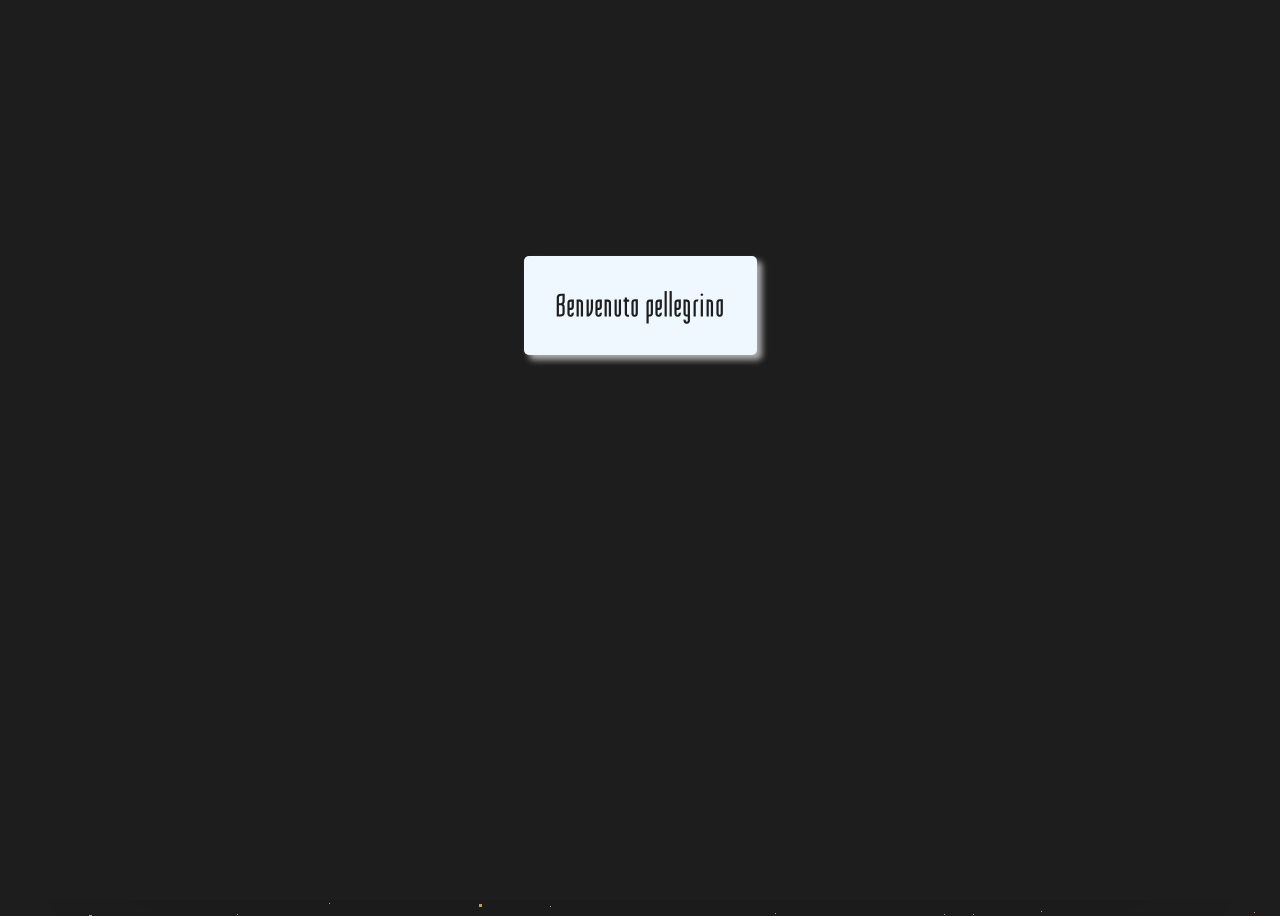
<file: index.html>
<!DOCTYPE html>
<html lang="en">
<head>
    <meta charset="UTF-8">
    <meta http-equiv="X-UA-Compatible" content="IE=edge">
    <meta name="viewport" content="width=device-width, initial-scale=1.0">
    <link rel="icon" type="image/x-icon" href="./img/ico.ico">
    <link rel="stylesheet" href="styles/style.css">
    <title>Mellon</title>
</head>
<body>

  <div id="welcome" class="welcome">
    <div>
      <h2 onclick="disappear()">Benvenuto pellegrino</h2>
    </div>
  </div>

  <div class="bg-animation">
    <div id="stars"></div>
    <div id="stars2"></div>
    <div id="stars3"></div>
    <div id="stars4"></div>
  </div>

    <div class="cover">
        <div class="book">
        <label for="page-1"  class="book__page book__page--1" onclick="sound()">
          <img src="./img/img.png" alt="">
        </label>
        
        <label for="page-2" class="book__page book__page--4" onclick="sound()">
          <div class="page__content">
            <h1 class="page__content-title">Prologo - Parte I</h1>
            <div class="page__content-text">
              <p class="page__content-text">
                Lorem ipsum dolor sit amet, consectetur adipiscing elit, sed do eiusmod tempor incididunt ut labore et dolore magna aliqua. Ut enim ad minim veniam, quis nostrud exercitation ullamco laboris nisi ut aliquip ex ea commodo consequat. Duis aute irure dolor in reprehenderit in voluptate velit esse cillum dolore eu fugiat nulla pariatur. Excepteur sint occaecat cupidatat non proident, sunt in culpa qui officia deserunt mollit anim id est laborum.                HARI SELDON — . . . born in the 11,988th year of the Galactic Era; died 12,069. The dates are more commonly given in terms of the current Foundational Era as -79 to the year 1 F.E. Born to middle-class parents on Helicon, Arcturus sector (where his father, in a legend of doubtful authenticity, was a tobacco grower in the hydroponic plants of the planet), he early showed amazing ability in mathematics. Anecdotes concerning his ability are innumerable, and some are contradictory. At the age of two, he is said to have. . . 
              </p>
            </div>
            <div class="page__content-text">
              <p>
                Lorem ipsum dolor sit amet, consectetur adipiscing elit, sed do eiusmod tempor incididunt ut labore et dolore magna aliqua. Ut enim ad minim veniam, quis nostrud exercitation ullamco laboris nisi ut aliquip ex ea commodo consequat. Duis aute irure dolor in reprehenderit in voluptate velit esse cillum dolore eu fugiat nulla pariatur. Excepteur sint occaecat cupidatat non proident, sunt in culpa qui officia deserunt mollit anim id est laborum.
              </p>
              <h3 class="continue"><a href="./pages/fin.html">CONTINUA...</a></h2>
            </div>
            <div class="page__number">3</div>
          </div>
        </label>
        
        <!-- Resets the page -->
        <input type="radio" name="page" id="page-1"/>
          
        <!-- Goes to the second page -->
        <input type="radio" name="page" id="page-2" />
        <label class="book__page book__page--2">
          <div class="book__page-front">
            <div class="page__content">
              <h1 class="page__content-book-title">Il Guardiano delle Rune</h1>
              <h2 class="page__content-author">Magnaroc's Chronicles</h2>
              
              <p class="page__content-credits">
                Introduzione di 
                <span>Dedalo XIII</span>
              </p>
              
              <p class="page__content-credits">
                Illustrazione di 
                <span>Dall E.</span>
              </p>
              
              <div class="page__content-copyright">
                <p>Einaudi Editore</p>
                <p>Roma - MMXII</p>
              </div>
            </div>
          </div>
          <div class="book__page-back">
            <div class="page__content">
              <h1 class="page__content-title" style="margin-bottom: 10px;">Prologo - Parte I</h1>
              <h2 class="page__content-title" style="margin: 0px;">Lo Spettro di vetro</h2>
              <div class="page__content-table">
                <img src="./img/spettro.png" class="second-image">
              </div>
              <div class="page__number">2</div>
            </div>
          </div>
        </label>

      </div>
    </div>
    <script src="./js/index.js"></script>
</body>
</html>
</file>
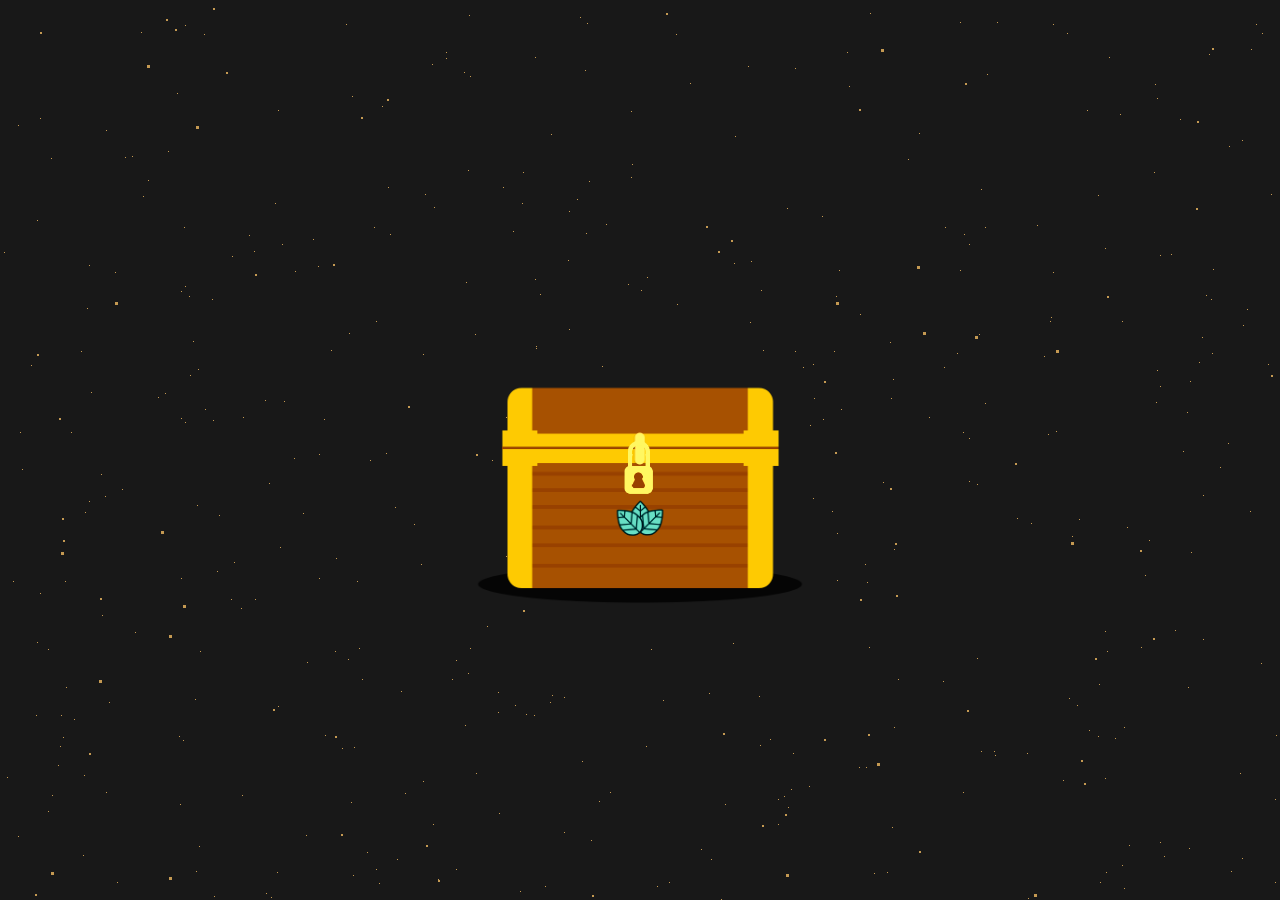
<file: pages/fin.html>
<!DOCTYPE html>
<html lang="en">
<head>
    <meta charset="UTF-8">
    <meta http-equiv="X-UA-Compatible" content="IE=edge">
    <meta name="viewport" content="width=device-width, initial-scale=1.0">
    <link rel="icon" type="image/x-icon" href="../img/ico.ico">
    <link rel="stylesheet" href="../styles/fin.css">
    <title>Mellon</title></head>
<body>
    <div id="white" class="whiteUncover">&nbsp;</div>

    <div class="bg-animation">
        <div id="stars"></div>
        <div id="stars2"></div>
        <div id="stars3"></div>
        <div id="stars4"></div>
    </div>

    <a href="./second-page.html"><img class="leaf" src="../img/leaf-of-lorien.png"></a>
    <img class="lock" src="../img/lock.png" onclick="unLock()">
    <img class="chest chest-open" src="../img/chest-open.png">
    <img class="chest chest-close" src="../img/chest-close.png">

    <script src="../js/index.js"></script>
</body>
</html>
</file>
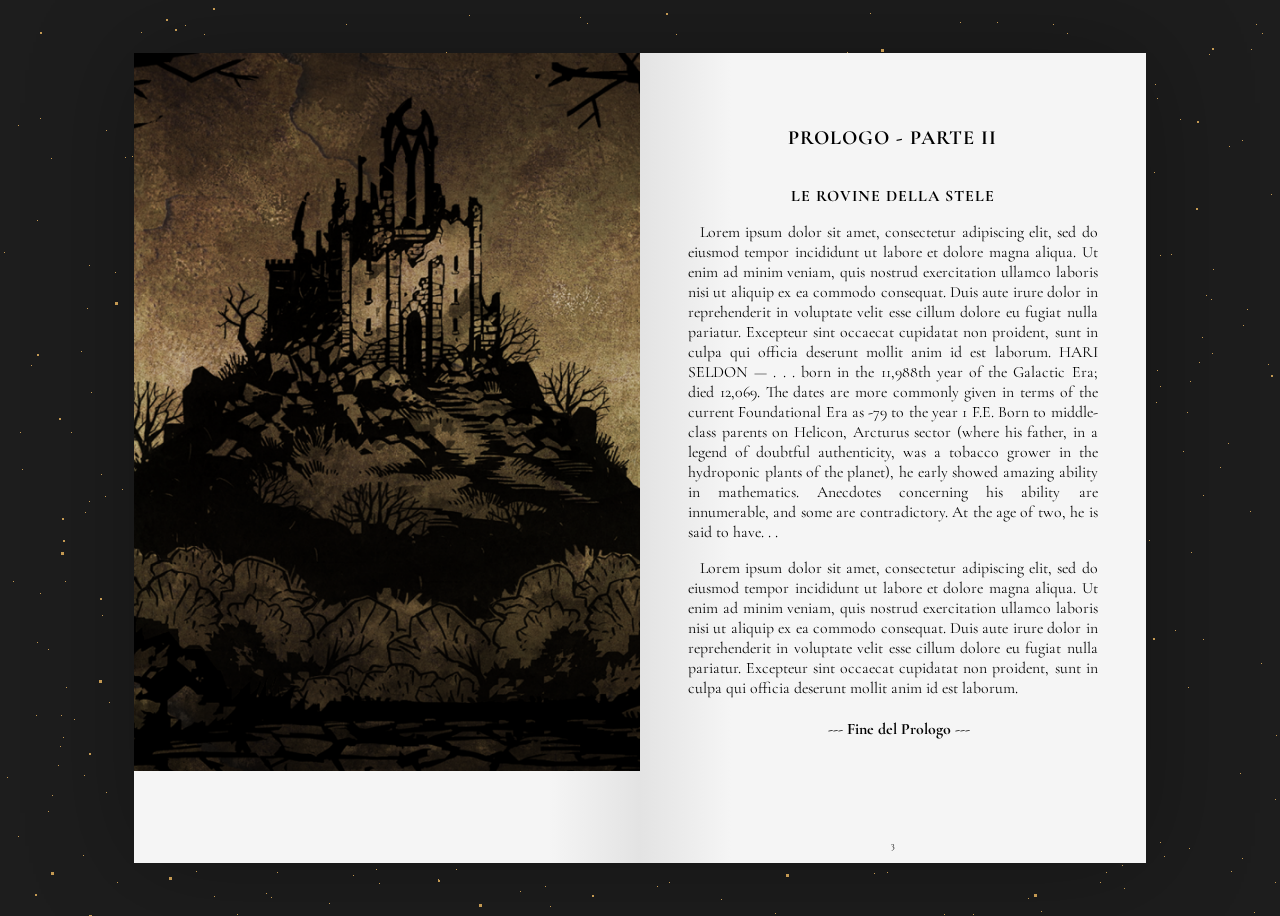
<file: pages/second-page.html>
<!DOCTYPE html>
<html lang="en">
<head>
    <meta charset="UTF-8">
    <meta http-equiv="X-UA-Compatible" content="IE=edge">
    <meta name="viewport" content="width=device-width, initial-scale=1.0">
    <link rel="icon" type="image/x-icon" href="../img/ico.ico">
    <link rel="stylesheet" href="../styles/style.css">
    <title>Mellon</title>
</head>
<body>
  <div class="bg-animation">
    <div id="stars"></div>
    <div id="stars2"></div>
    <div id="stars3"></div>
    <div id="stars4"></div>
  </div>

    <div class="cover">
        <div class="book">
        <label for="page-1"  class="book__page book__page--1" onclick="sound()">
          <img src="../img/img2.png" alt="">
        </label>
        
        <label for="page-2" class="book__page book__page--4" onclick="sound()">
          <div class="page__content">
            <h1 class="page__content-title">Prologo - Parte II</h1>
            <h2 class="page__content-title" style="padding:0px; margin: 0px; font-size: 1rem;">Le rovine della Stele</h2>
            <div class="page__content-text">
              <p class="page__content-text">
                Lorem ipsum dolor sit amet, consectetur adipiscing elit, sed do eiusmod tempor incididunt ut labore et dolore magna aliqua. Ut enim ad minim veniam, quis nostrud exercitation ullamco laboris nisi ut aliquip ex ea commodo consequat. Duis aute irure dolor in reprehenderit in voluptate velit esse cillum dolore eu fugiat nulla pariatur. Excepteur sint occaecat cupidatat non proident, sunt in culpa qui officia deserunt mollit anim id est laborum.                HARI SELDON — . . . born in the 11,988th year of the Galactic Era; died 12,069. The dates are more commonly given in terms of the current Foundational Era as -79 to the year 1 F.E. Born to middle-class parents on Helicon, Arcturus sector (where his father, in a legend of doubtful authenticity, was a tobacco grower in the hydroponic plants of the planet), he early showed amazing ability in mathematics. Anecdotes concerning his ability are innumerable, and some are contradictory. At the age of two, he is said to have. . . 
              </p>
            </div>
            <div class="page__content-text">
              <p>
                Lorem ipsum dolor sit amet, consectetur adipiscing elit, sed do eiusmod tempor incididunt ut labore et dolore magna aliqua. Ut enim ad minim veniam, quis nostrud exercitation ullamco laboris nisi ut aliquip ex ea commodo consequat. Duis aute irure dolor in reprehenderit in voluptate velit esse cillum dolore eu fugiat nulla pariatur. Excepteur sint occaecat cupidatat non proident, sunt in culpa qui officia deserunt mollit anim id est laborum.
              </p>

              <h4 style="text-align: center;">--- Fine del Prologo ---</h4>
            </div>
            <div class="page__number">3</div>
          </div>
        </label>
        
        <!-- Resets the page -->
        <input type="radio" name="page" id="page-1"/>
          
        <!-- Goes to the second page -->
        <input type="radio" name="page" id="page-2" />
        <!-- <label class="book__page book__page--2">
          <div class="book__page-front">
            <div class="page__content">
              <h1 class="page__content-book-title">Il Guerriero delle Rune</h1>
              <h2 class="page__content-author">Magnaroc's Chronicles</h2>
              
              <p class="page__content-credits">
                Introduzione di 
                <span>Dedalo XIII</span>
              </p>
              
              <p class="page__content-credits">
                Illustrazione di 
                <span>Dall E.</span>
              </p>
              
              <div class="page__content-copyright">
                <p>Einaudi Editore</p>
                <p>Roma - MMXII</p>
              </div>
            </div>
          </div>
          <div class="book__page-back">
            <div class="page__content">
              <h1 class="page__content-title" style="margin-bottom: 10px;">Capitolo I</h1>
              <h2 class="page__content-title" style="margin: 0px;">Lo Spettro di vetro</h2>
              <div class="page__content-table">
                <img src="../img/chest-draw.png" class="second-image">
              </div>
              <div class="page__number">2</div>
            </div>
          </div>
        </label> -->

      </div>
    </div>
    <script src="../js/index.js"></script>
</body>
</html>
</file>
<file: styles/style.css>
@import url("https://fonts.googleapis.com/css?family=Cormorant+Garamond:300,400,600|Tulpen+One&display=swap");

@media only screen and (max-width: 500px) {
  .welcome {
    position: fixed;
    top: 0;
    left: 0;
    width: 100%;
    height: 100%;
    z-index: 2;
    background-color: #1d1d1d;
  }
  
  .welcome div {
    display: flex;
    justify-content: center;
    cursor: pointer;
  }
  
  .welcome div:hover {
    filter: drop-shadow(5px 5px 3px #ADADAD);
  }
  
  .welcome h2 {
    background-color: aliceblue;
    border-radius: 5px;
    color: #1d1d1d;
    margin-top: 100%;
    padding: 2rem;
    font-family: "Tulpen One", sans-serif;
    letter-spacing: 2px;
    font-size: 2rem;
    font-weight: 900 !important;
  }
}

@media only screen and (min-width: 1200px) {
  .welcome {
    position: fixed;
    top: 0;
    left: 0;
    width: 100%;
    height: 100%;
    z-index: 2;
    background-color: #1d1d1d;
  }
  
  .welcome div {
    display: flex;
    justify-content: center;
    cursor: pointer;
  }
  
  .welcome div:hover {
    filter: drop-shadow(5px 5px 3px #ADADAD);
  }
  
  .welcome h2 {
    background-color: aliceblue;
    border-radius: 5px;
    color: #1d1d1d;
    margin-top: 20%;
    padding: 2rem;
    font-family: "Tulpen One", sans-serif;
    letter-spacing: 2px;
    font-size: 2rem;
    font-weight: 900 !important;
  }
}

.welcomeDisappear {
  opacity: 0;
  animation: disap 3s linear;
}

@keyframes disap {
  0%{
    opacity: 1;
  }
  100%{
    opacity: 0;
  }
}

.continue {
  text-align: right;
  -webkit-animation: pulse 2s infinite;
          animation: pulse 2s infinite;
}

@-webkit-keyframes pulse {
  0% {
    padding-right: 0.4rem;
    color: 0 0 0 0 rgba(82, 171, 255, 0.7);
  }
  70% {
    padding-right: 1rem;
    color: 0 0 0 10px rgba(255, 82, 82, 0);
  }
  100% {
    padding-right: 0.4rem;
    color: 0 0 0 0 rgba(82, 171, 255, 0.7);
  }
}

@keyframes pulse {
  0% {
    padding-right: 0.4rem;
    color: 0 0 0 0 rgba(82, 171, 255, 0.7);
  }
  70% {
    padding-right: 1rem;
    color: 0 0 0 10px rgba(255, 82, 82, 0);
  }
  100% {
    padding-right: 0.4rem;
    color: 0 0 0 0 rgba(82, 171, 255, 0.7);
  }
}

.continue:hover {
  color: 0 0 0 0 rgba(82, 171, 255, 0.7);
}

.continue a:visited,
.continue a:link,
.continue a:active {
  color: #1d1d1d;
  text-decoration: none;
}

.continue a:hover {
  color: 0 0 0 0 rgba(82, 171, 255, 0.7);
}

:root {
  /* colors */
  --body-bg: #1d1d1d;
  --page-bg: #F5F5F5;
  --dark-text: #2A2935;
  /* spacing */
  /* this is what defines the global scale */
  --baseline: 12px;
  /* fonts */
  --book-title: "Tulpen One", sans-serif;
  --title: "Cormorant Garamond", serif;
  --body: "Cormorant Garamond", serif;
  --base-size: var(--baseline) * 1.2;
}

* {
  box-sizing: border-box;
}

body {
  background-color: var(--body-bg);
  height: 100vh;
  display: flex;
  flex-direction: column;
  align-items: center;
  justify-content: center;
}

.cover {
  width: calc(var(--baseline) * 60);
  height: calc(var(--baseline) * 42.6);
  box-shadow: 0 0 100px rgba(0, 0, 0, 0.3);
}

@media only screen and (min-width: 1200px) {
  .book__page .page__content-text {
    font-family: var(--title);
    font-size: calc(var(--base-size) * 1.1);
    text-align: justify;
    text-indent: var(--baseline);
  }
  .cover {
    width: 80%;
    height: 90%;
  }
  .book {
    width: 100%;
    height: 100%;
    display: flex;
    perspective: 1200px;
  }
  .second-image {
    width: 400px;
  }
}

@media only screen and (max-width: 500px) {
  .book__page .page__content-text {
    font-family: var(--title);
    font-size: calc(var(--base-size) * 0.70);
    text-align: justify;
    text-indent: var(--baseline);
  }
  body {
    overflow: scroll;
  }
  .cover {
    transform: rotateZ(90deg);
  }
  .book {
    width: 100%;
    height: 100%;
    display: flex;
    perspective: 1200px;
  }
  .second-image {
    width: 200px;
  }
}

.book__page {
  position: relative;
  width: 50%;
  height: 100%;
  display: grid;
  transform: rotateY(0deg);
  transition: transform 0.9s cubic-bezier(0.645, 0.045, 0.355, 1);
  transform-origin: 0% 0%;
  background-color: var(--page-bg);
  background-image: linear-gradient(90deg, rgb(227, 227, 227) 0%, rgba(247, 247, 247, 0) 18%);
}
.book__page:nth-of-type(1) {
  background-image: linear-gradient(-90deg, rgb(227, 227, 227) 0%, rgba(247, 247, 247, 0) 18%);
}
.book__page--1 {
  cursor: pointer;
  overflow: hidden;
}
.book__page--1 img {
  width: 100%;
  max-width: 100%;
  height: auto;
}
.book__page--2 {
  position: absolute;
  right: 0;
  pointer-events: none;
  transform-style: preserve-3d;
  background-color: var(--page-bg);
  background-image: linear-gradient(90deg, rgb(227, 227, 227) 0%, rgba(247, 247, 247, 0) 18%);
}
.book__page--4 {
  cursor: pointer;
  padding: 0 calc(var(--baseline) * 3);
}
.book__page-front {
  position: absolute;
  width: 100%;
  height: 100%;
  transform: rotateY(0deg) translateZ(1px);
}
.book__page-back {
  position: absolute;
  width: 100%;
  height: 100%;
  padding: 0 calc(var(--baseline) * 1.8);
  transform: rotateY(180deg) translateZ(1px);
}
.book__page .page__content {
  padding: var(--baseline);
  height: 100%;
  position: relative;
  text-align: center;
}
.book__page .page__content-book-title {
  font-family: var(--book-title);
  font-size: calc(var(--base-size) * 3);
  font-weight: bold;
  text-transform: uppercase;
  letter-spacing: 3px;
  color: var(--dark-text);
  margin-top: calc(var(--baseline) * 5);
  margin-bottom: calc(var(--baseline) * 2);
}
.book__page .page__content-author {
  font-family: var(--title);
  font-size: calc(var(--base-size) * 1.2);
  font-weight: 100;
  text-transform: uppercase;
  color: var(--dark-text);
  border-top: 1px solid var(--dark-text);
  border-bottom: 1px solid var(--dark-text);
  display: inline-block;
  padding: calc(var(--baseline) / 2) calc(var(--baseline) / 5);
  margin-bottom: calc(var(--baseline) * 6);
}
.book__page .page__content-credits {
  font-family: var(--title);
  text-transform: uppercase;
  font-size: calc(var(--base-size) * 0.8);
  margin-bottom: calc(var(--baseline) * 2);
  letter-spacing: 1px;
}
.book__page .page__content-credits span {
  display: block;
  font-size: calc(var(--base-size) * 1.2);
  letter-spacing: 0;
}
.book__page .page__content-copyright {
  position: absolute;
  width: calc(100% - var(--baseline) * 2);
  bottom: calc(var(--baseline) * 2);
  font-family: var(--title);
  font-size: calc(var(--base-size) * 0.8);
  text-transform: uppercase;
}

.book__page .page__content-title {
  font-family: var(--title);
  font-size: calc(var(--base-size) * 1.4);
  text-transform: uppercase;
  letter-spacing: 1px;
  margin-top: calc(var(--baseline) * 5);
  margin-bottom: calc(var(--baseline) * 3);
}

.book__page .page__content-table {
  width: 100%;
  margin-top: calc(var(--baseline) * 2);
}
.book__page .page__content-table td {
  font-family: var(--title);
  font-size: calc(var(--base-size) * 1);
  padding-bottom: calc(var(--baseline) * 1.5);
  text-transform: uppercase;
}
.book__page .page__content-blockquote {
  margin-bottom: calc(var(--baseline) * 2);
}
.book__page .page__content-blockquote-text {
  font-family: var(--title);
  font-size: calc(var(--base-size) * 0.67);
  font-style: italic;
  text-align: justify;
}
.book__page .page__content-blockquote-reference {
  font-family: var(--title);
  font-size: calc(var(--base-size) * 0.7);
  margin-top: calc(var(--baseline) * 0.3);
  float: right;
  text-transform: uppercase;
}

.book__page .page__number {
  position: absolute;
  bottom: var(--baseline);
  width: calc(100% - var(--baseline) * 2);
  font-family: var(--title);
  font-size: calc(var(--base-size) * 0.67);
  text-align: center;
}
.book input[type=radio] {
  display: none;
}
.book input[type=radio]:checked + .book__page {
  transition: transform 0.9s cubic-bezier(0.645, 0.045, 0.355, 1);
  transform: rotateY(-180deg);
}

/* Altro Stile */
.full-wh {
  position: absolute;
  top: 0px;
  left: 0px;
  bottom: 0px;
  width: 100%;
}

.bg-animation {
  position: fixed;
  top: 0;
  left: 0;
  width: 100%;
  height: 100%;
}

.bg-animation {
  position: fixed;
  top: 0;
  left: 0;
  width: 100%;
  height: 100%;
}

#stars {
  width: 1px;
  height: 1px;
  background: transparent;
  box-shadow: 117px 1613px #c49952, 1488px 635px #c49952, 944px 914px #c49952, 647px 277px #c49952, 1792px 1205px #c49952, 656px 1517px #c49952, 820px 1839px #c49952, 1153px 1400px #c49952, 870px 13px #c49952, 550px 702px #c49952, 1155px 1056px #c49952, 88px 1709px #c49952, 1450px 1090px #c49952, 1929px 457px #c49952, 1390px 905px #c49952, 1771px 269px #c49952, 1741px 669px #c49952, 432px 64px #c49952, 563px 996px #c49952, 1918px 1873px #c49952, 1845px 1211px #c49952, 231px 1503px #c49952, 37px 220px #c49952, 1970px 495px #c49952, 1812px 925px #c49952, 67px 1398px #c49952, 535px 279px #c49952, 1837px 829px #c49952, 1945px 685px #c49952, 1677px 1817px #c49952, 1317px 1415px #c49952, 1785px 905px #c49952, 1787px 1554px #c49952, 802px 1296px #c49952, 512px 1101px #c49952, 583px 1364px #c49952, 336px 558px #c49952, 979px 334px #c49952, 106px 792px #c49952, 204px 34px #c49952, 1845px 1763px #c49952, 445px 1599px #c49952, 386px 453px #c49952, 471px 952px #c49952, 1466px 1676px #c49952, 1885px 303px #c49952, 51px 1717px #c49952, 1211px 299px #c49952, 1546px 1887px #c49952, 1067px 33px #c49952, 1088px 1326px #c49952, 1938px 760px #c49952, 470px 648px #c49952, 1213px 269px #c49952, 1767px 78px #c49952, 977px 976px #c49952, 1926px 175px #c49952, 722px 1512px #c49952, 945px 227px #c49952, 1811px 99px #c49952, 1912px 1406px #c49952, 1602px 1243px #c49952, 610px 449px #c49952, 654px 1393px #c49952, 1930px 1193px #c49952, 258px 1184px #c49952, 89px 265px #c49952, 824px 1494px #c49952, 1506px 1435px #c49952, 1027px 753px #c49952, 1px 1197px #c49952, 530px 1161px #c49952, 864px 1555px #c49952, 1610px 1604px #c49952, 1035px 1114px #c49952, 1456px 133px #c49952, 1196px 1253px #c49952, 361px 1037px #c49952, 834px 351px #c49952, 436px 1676px #c49952, 1194px 1007px #c49952, 1141px 647px #c49952, 319px 454px #c49952, 937px 1769px #c49952, 1872px 1013px #c49952, 733px 643px #c49952, 1250px 511px #c49952, 189px 296px #c49952, 1639px 163px #c49952, 1584px 336px #c49952, 1912px 1343px #c49952, 1298px 1307px #c49952, 1750px 902px #c49952, 1129px 845px #c49952, 1899px 1470px #c49952, 1427px 232px #c49952, 1391px 838px #c49952, 1225px 1819px #c49952, 190px 1366px #c49952, 1865px 518px #c49952, 203px 1383px #c49952, 1455px 614px #c49952, 423px 354px #c49952, 1678px 1790px #c49952, 241px 608px #c49952, 1089px 730px #c49952, 1342px 38px #c49952, 1848px 249px #c49952, 1874px 1785px #c49952, 1040px 1837px #c49952, 751px 261px #c49952, 510px 1975px #c49952, 52px 795px #c49952, 1786px 1310px #c49952, 498px 712px #c49952, 190px 375px #c49952, 1341px 722px #c49952, 43px 1394px #c49952, 1821px 1687px #c49952, 106px 130px #c49952, 1717px 1978px #c49952, 168px 151px #c49952, 183px 740px #c49952, 945px 1381px #c49952, 669px 1170px #c49952, 1285px 1816px #c49952, 110px 1217px #c49952, 1623px 813px #c49952, 869px 647px #c49952, 867px 582px #c49952, 735px 1240px #c49952, 519px 1896px #c49952, 132px 156px #c49952, 1649px 193px #c49952, 241px 1109px #c49952, 643px 484px #c49952, 574px 1282px #c49952, 1952px 564px #c49952, 1978px 145px #c49952, 329px 903px #c49952, 1674px 617px #c49952, 1978px 558px #c49952, 1808px 1715px #c49952, 1526px 1238px #c49952, 475px 1330px #c49952, 810px 425px #c49952, 1709px 634px #c49952, 1658px 336px #c49952, 425px 194px #c49952, 352px 96px #c49952, 148px 180px #c49952, 1139px 1046px #c49952, 1809px 1233px #c49952, 1669px 171px #c49952, 263px 1394px #c49952, 534px 715px #c49952, 396px 1008px #c49952, 589px 1445px #c49952, 1190px 381px #c49952, 1709px 279px #c49952, 520px 891px #c49952, 1136px 1867px #c49952, 1280px 1233px #c49952, 836px 296px #c49952, 1348px 646px #c49952, 1539px 913px #c49952, 423px 781px #c49952, 1271px 1805px #c49952, 696px 564px #c49952, 1549px 804px #c49952, 303px 1555px #c49952, 1449px 1903px #c49952, 66px 687px #c49952, 1164px 856px #c49952, 1958px 1326px #c49952, 125px 157px #c49952, 508px 1669px #c49952, 465px 725px #c49952, 1925px 1440px #c49952, 405px 793px #c49952, 278px 110px #c49952, 1084px 1065px #c49952, 1077px 705px #c49952, 663px 1844px #c49952, 734px 263px #c49952, 870px 1761px #c49952, 103px 1169px #c49952, 1506px 1295px #c49952, 1883px 926px #c49952, 335px 1361px #c49952, 1126px 1284px #c49952, 257px 1165px #c49952, 837px 580px #c49952, 1211px 1362px #c49952, 1137px 1380px #c49952, 135px 632px #c49952, 1491px 1965px #c49952, 1098px 195px #c49952, 506px 417px #c49952, 693px 1243px #c49952, 622px 1862px #c49952, 1412px 1343px #c49952, 948px 1894px #c49952, 1315px 1363px #c49952, 754px 1098px #c49952, 1931px 930px #c49952, 1831px 342px #c49952, 1751px 1839px #c49952, 84px 775px #c49952, 1662px 1488px #c49952, 617px 1769px #c49952, 1869px 1292px #c49952, 963px 432px #c49952, 371px 1114px #c49952, 37px 642px #c49952, 21px 1184px #c49952, 602px 366px #c49952, 414px 524px #c49952, 282px 244px #c49952, 1689px 868px #c49952, 943px 681px #c49952, 898px 679px #c49952, 449px 1774px #c49952, 1678px 1313px #c49952, 475px 1811px #c49952, 1146px 1509px #c49952, 1151px 1863px #c49952, 1617px 846px #c49952, 82px 1077px #c49952, 324px 1317px #c49952, 1516px 885px #c49952, 1706px 1526px #c49952, 1925px 1180px #c49952, 553px 967px #c49952, 1072px 536px #c49952, 1715px 1816px #c49952, 185px 286px #c49952, 1362px 1600px #c49952, 628px 1938px #c49952, 1187px 412px #c49952, 569px 211px #c49952, 1959px 1356px #c49952, 1571px 105px #c49952, 319px 1111px #c49952, 36px 1364px #c49952, 502px 1788px #c49952, 1051px 1993px #c49952, 1617px 773px #c49952, 424px 1507px #c49952, 1623px 1955px #c49952, 307px 662px #c49952, 183px 1048px #c49952, 1919px 1453px #c49952, 1006px 1817px #c49952, 468px 673px #c49952, 1142px 1375px #c49952, 1228px 443px #c49952, 1734px 552px #c49952, 20px 1041px #c49952, 1783px 334px #c49952, 98px 1237px #c49952, 1356px 1940px #c49952, 853px 1779px #c49952, 1910px 560px #c49952, 1174px 1656px #c49952, 110px 1724px #c49952, 542px 1771px #c49952, 1758px 1931px #c49952, 1463px 1401px #c49952, 1155px 84px #c49952, 1504px 835px #c49952, 750px 322px #c49952, 407px 1900px #c49952, 1600px 1141px #c49952, 657px 886px #c49952, 526px 714px #c49952, 18px 836px #c49952, 1546px 1548px #c49952, 22px 469px #c49952, 594px 1466px #c49952, 1160px 1078px #c49952, 627px 1055px #c49952, 195px 699px #c49952, 1099px 684px #c49952, 530px 551px #c49952, 1160px 1325px #c49952, 894px 727px #c49952, 1157px 98px #c49952, 136px 1483px #c49952, 1875px 1975px #c49952, 1803px 566px #c49952, 318px 1073px #c49952, 1866px 1656px #c49952, 543px 414px #c49952, 719px 474px #c49952, 1115px 738px #c49952, 353px 875px #c49952, 184px 1938px #c49952, 1854px 1534px #c49952, 420px 1698px #c49952, 1480px 1550px #c49952, 522px 203px #c49952, 1897px 1904px #c49952, 975px 1708px #c49952, 1774px 602px #c49952, 1908px 274px #c49952, 61px 715px #c49952, 983px 1156px #c49952, 326px 1013px #c49952, 641px 290px #c49952, 1522px 120px #c49952, 405px 1637px #c49952, 1021px 1099px #c49952, 631px 1145px #c49952, 982px 1967px #c49952, 200px 651px #c49952, 795px 351px #c49952, 790px 1082px #c49952, 144px 1572px #c49952, 1542px 901px #c49952, 158px 1524px #c49952, 849px 1843px #c49952, 1807px 203px #c49952, 1747px 45px #c49952, 1603px 1738px #c49952, 617px 1966px #c49952, 342px 748px #c49952, 1779px 1173px #c49952, 1428px 152px #c49952, 589px 1998px #c49952, 1940px 1838px #c49952, 115px 272px #c49952, 1217px 1395px #c49952, 1402px 1491px #c49952, 1833px 1814px #c49952, 243px 966px #c49952, 319px 578px #c49952, 813px 364px #c49952, 669px 882px #c49952, 551px 134px #c49952, 1819px 920px #c49952, 740px 1826px #c49952, 1021px 952px #c49952, 1575px 453px #c49952, 324px 419px #c49952, 929px 417px #c49952, 885px 1112px #c49952, 503px 187px #c49952, 1908px 362px #c49952, 1063px 1601px #c49952, 169px 1792px #c49952, 789px 963px #c49952, 1697px 948px #c49952, 1761px 1810px #c49952, 1844px 1591px #c49952, 1709px 949px #c49952, 1402px 1396px #c49952, 1037px 225px #c49952, 1832px 518px #c49952, 1728px 1782px #c49952, 194px 1421px #c49952, 1395px 742px #c49952, 1478px 1325px #c49952, 40px 593px #c49952, 1732px 117px #c49952, 51px 158px #c49952, 1598px 1672px #c49952, 701px 849px #c49952, 1403px 1979px #c49952, 145px 1414px #c49952, 550px 906px #c49952, 1366px 460px #c49952, 142px 1379px #c49952, 34px 1864px #c49952, 1346px 308px #c49952, 293px 998px #c49952, 21px 1868px #c49952, 540px 1033px #c49952, 60px 746px #c49952, 1602px 1476px #c49952, 180px 804px #c49952, 345px 1982px #c49952, 1439px 640px #c49952, 939px 1834px #c49952, 20px 432px #c49952, 492px 1549px #c49952, 109px 1579px #c49952, 1796px 1403px #c49952, 1079px 519px #c49952, 1664px 389px #c49952, 1627px 1061px #c49952, 823px 419px #c49952, 1399px 1882px #c49952, 1906px 344px #c49952, 1189px 848px #c49952, 117px 882px #c49952, 1262px 33px #c49952, 1048px 434px #c49952, 1208px 1309px #c49952, 1616px 408px #c49952, 1833px 853px #c49952, 1433px 1656px #c49952, 811px 1861px #c49952, 439px 1672px #c49952, 1105px 248px #c49952, 328px 1652px #c49952, 13px 1658px #c49952, 685px 987px #c49952, 985px 403px #c49952, 1664px 1206px #c49952, 1993px 1925px #c49952, 440px 917px #c49952, 1835px 319px #c49952, 1404px 1907px #c49952, 624px 1443px #c49952, 843px 954px #c49952, 478px 1567px #c49952, 895px 1602px #c49952, 1231px 871px #c49952, 1267px 1646px #c49952, 475px 334px #c49952, 784px 796px #c49952, 1294px 199px #c49952, 109px 702px #c49952, 1978px 362px #c49952, 291px 940px #c49952, 971px 1343px #c49952, 74px 719px #c49952, 36px 715px #c49952, 1007px 1423px #c49952, 860px 314px #c49952, 631px 177px #c49952, 1900px 1590px #c49952, 1239px 1348px #c49952, 1346px 1270px #c49952, 1934px 1475px #c49952, 1553px 559px #c49952, 588px 1969px #c49952, 670px 1269px #c49952, 1484px 376px #c49952, 20px 1424px #c49952, 1396px 8px #c49952, 969px 244px #c49952, 1807px 538px #c49952, 1873px 891px #c49952, 636px 1142px #c49952, 1474px 1562px #c49952, 763px 350px #c49952, 663px 700px #c49952, 500px 1469px #c49952, 1302px 722px #c49952, 181px 291px #c49952, 266px 893px #c49952, 1403px 654px #c49952, 492px 460px #c49952, 1503px 1369px #c49952, 23px 1662px #c49952, 349px 333px #c49952, 1435px 1017px #c49952, 1441px 705px #c49952, 1708px 1446px #c49952, 1041px 911px #c49952, 1063px 780px #c49952, 1158px 1356px #c49952, 767px 1454px #c49952, 1912px 797px #c49952, 1731px 1759px #c49952, 1378px 1390px #c49952, 1815px 1364px #c49952, 960px 270px #c49952, 1343px 427px #c49952, 275px 203px #c49952, 1319px 1092px #c49952, 1455px 770px #c49952, 283px 1503px #c49952, 1505px 901px #c49952, 1738px 1561px #c49952, 1526px 1935px #c49952, 1757px 669px #c49952, 1640px 620px #c49952, 1750px 722px #c49952, 748px 66px #c49952, 1149px 540px #c49952, 159px 953px #c49952, 200px 1426px #c49952, 515px 1110px #c49952, 1552px 737px #c49952, 1094px 1459px #c49952, 778px 799px #c49952, 1031px 523px #c49952, 743px 1825px #c49952, 1100px 882px #c49952, 1088px 1836px #c49952, 255px 599px #c49952, 67px 1361px #c49952, 247px 1721px #c49952, 1722px 346px #c49952, 1822px 155px #c49952, 452px 1973px #c49952, 415px 1960px #c49952, 1109px 57px #c49952, 273px 1392px #c49952, 404px 1071px #c49952, 1212px 353px #c49952, 370px 460px #c49952, 795px 1523px #c49952, 1932px 340px #c49952, 51px 1473px #c49952, 1268px 364px #c49952, 1512px 1862px #c49952, 1678px 1801px #c49952, 1796px 579px #c49952, 254px 251px #c49952, 1466px 1717px #c49952, 893px 379px #c49952, 1153px 923px #c49952, 913px 1808px #c49952, 791px 789px #c49952, 417px 1924px #c49952, 1336px 1599px #c49952, 1695px 908px #c49952, 1120px 114px #c49952, 493px 1949px #c49952, 68px 1905px #c49952, 969px 481px #c49952, 1420px 1095px #c49952, 800px 1117px #c49952, 390px 234px #c49952, 356px 1644px #c49952, 1098px 1486px #c49952, 1360px 521px #c49952, 149px 1198px #c49952, 354px 747px #c49952, 1749px 487px #c49952, 470px 76px #c49952, 1672px 289px #c49952, 1731px 545px #c49952, 1547px 1590px #c49952, 498px 692px #c49952, 398px 1592px #c49952, 1846px 1237px #c49952, 1537px 1474px #c49952, 1726px 1374px #c49952, 1922px 858px #c49952, 376px 321px #c49952, 985px 227px #c49952, 234px 1421px #c49952, 760px 745px #c49952, 1990px 1132px #c49952, 1560px 1597px #c49952, 338px 1310px #c49952, 1924px 1664px #c49952, 547px 1747px #c49952, 1639px 1282px #c49952, 1202px 337px #c49952, 1985px 779px #c49952, 737px 456px #c49952, 89px 501px #c49952, 963px 792px #c49952, 655px 1447px #c49952, 1492px 1994px #c49952, 1171px 254px #c49952, 892px 827px #c49952, 1735px 442px #c49952, 1474px 1187px #c49952, 846px 1518px #c49952, 557px 1805px #c49952, 738px 945px #c49952, 795px 68px #c49952, 663px 1956px #c49952, 1607px 290px #c49952, 1524px 15px #c49952, 1097px 1911px #c49952, 157px 1939px #c49952, 935px 1065px #c49952, 1809px 1708px #c49952, 164px 1157px #c49952, 83px 855px #c49952, 625px 501px #c49952, 814px 398px #c49952, 552px 695px #c49952, 597px 1546px #c49952, 1237px 1417px #c49952, 628px 284px #c49952, 866px 767px #c49952, 1403px 1394px #c49952, 765px 1563px #c49952, 1648px 109px #c49952, 1205px 1659px #c49952, 921px 1313px #c49952, 1319px 243px #c49952, 18px 125px #c49952, 7px 777px #c49952, 181px 418px #c49952, 1062px 1892px #c49952, 382px 106px #c49952, 994px 751px #c49952, 964px 234px #c49952, 40px 118px #c49952, 278px 706px #c49952, 1540px 1978px #c49952, 425px 1661px #c49952, 1050px 321px #c49952, 735px 1729px #c49952, 1438px 260px #c49952, 1229px 1109px #c49952, 186px 1041px #c49952, 244px 1184px #c49952, 392px 1472px #c49952, 670px 1249px #c49952, 1260px 1443px #c49952, 1977px 1511px #c49952, 1240px 773px #c49952, 303px 513px #c49952, 63px 1530px #c49952, 610px 792px #c49952, 1987px 1647px #c49952, 676px 1597px #c49952, 1740px 1244px #c49952, 816px 1661px #c49952, 351px 802px #c49952, 252px 1082px #c49952, 31px 365px #c49952, 1453px 984px #c49952, 667px 1233px #c49952, 1247px 1800px #c49952, 839px 270px #c49952, 775px 913px #c49952, 1966px 1398px #c49952, 499px 813px #c49952, 922px 1982px #c49952, 1409px 1902px #c49952, 1499px 1766px #c49952, 721px 899px #c49952, 788px 807px #c49952, 989px 1355px #c49952, 1248px 1274px #c49952, 849px 1091px #c49952, 1799px 1036px #c49952, 1486px 700px #c49952, 170px 1989px #c49952, 1275px 799px #c49952, 772px 2000px #c49952, 1642px 362px #c49952, 216px 940px #c49952, 1893px 281px #c49952, 1944px 1298px #c49952, 1294px 400px #c49952, 1523px 441px #c49952, 1829px 340px #c49952, 468px 170px #c49952, 1099px 967px #c49952, 1331px 665px #c49952, 1174px 1553px #c49952, 1567px 325px #c49952, 1028px 1399px #c49952, 781px 1451px #c49952, 1912px 1954px #c49952, 874px 873px #c49952, 1298px 1722px #c49952, 1879px 706px #c49952, 57px 1221px #c49952, 1116px 1432px #c49952, 48px 811px #c49952, 101px 916px #c49952, 677px 304px #c49952, 1203px 639px #c49952, 1391px 199px #c49952, 1895px 1988px #c49952, 1462px 1023px #c49952, 1216px 1751px #c49952, 1261px 663px #c49952, 1290px 1119px #c49952, 137px 1793px #c49952, 1052px 1470px #c49952, 1561px 226px #c49952, 1156px 402px #c49952, 709px 693px #c49952, 1040px 1911px #c49952, 1624px 1115px #c49952, 551px 475px #c49952, 416px 1090px #c49952, 1183px 451px #c49952, 58px 765px #c49952, 743px 1016px #c49952, 198px 369px #c49952, 1645px 1503px #c49952, 997px 22px #c49952, 1447px 1323px #c49952, 379px 883px #c49952, 1171px 1195px #c49952, 919px 133px #c49952, 1400px 517px #c49952, 725px 804px #c49952, 1600px 699px #c49952, 357px 581px #c49952, 266px 1713px #c49952, 848px 1749px #c49952, 1963px 1045px #c49952, 119px 1136px #c49952;
  -webkit-animation: animStar 50s linear infinite;
  animation: animStar 50s linear infinite;
}

#stars:after {
  content: " ";
  position: absolute;
  top: 2000px;
  width: 1px;
  height: 1px;
  background: transparent;
  box-shadow: 117px 1613px #c49952, 1488px 635px #c49952, 944px 914px #c49952, 647px 277px #c49952, 1792px 1205px #c49952, 656px 1517px #c49952, 820px 1839px #c49952, 1153px 1400px #c49952, 870px 13px #c49952, 550px 702px #c49952, 1155px 1056px #c49952, 88px 1709px #c49952, 1450px 1090px #c49952, 1929px 457px #c49952, 1390px 905px #c49952, 1771px 269px #c49952, 1741px 669px #c49952, 432px 64px #c49952, 563px 996px #c49952, 1918px 1873px #c49952, 1845px 1211px #c49952, 231px 1503px #c49952, 37px 220px #c49952, 1970px 495px #c49952, 1812px 925px #c49952, 67px 1398px #c49952, 535px 279px #c49952, 1837px 829px #c49952, 1945px 685px #c49952, 1677px 1817px #c49952, 1317px 1415px #c49952, 1785px 905px #c49952, 1787px 1554px #c49952, 802px 1296px #c49952, 512px 1101px #c49952, 583px 1364px #c49952, 336px 558px #c49952, 979px 334px #c49952, 106px 792px #c49952, 204px 34px #c49952, 1845px 1763px #c49952, 445px 1599px #c49952, 386px 453px #c49952, 471px 952px #c49952, 1466px 1676px #c49952, 1885px 303px #c49952, 51px 1717px #c49952, 1211px 299px #c49952, 1546px 1887px #c49952, 1067px 33px #c49952, 1088px 1326px #c49952, 1938px 760px #c49952, 470px 648px #c49952, 1213px 269px #c49952, 1767px 78px #c49952, 977px 976px #c49952, 1926px 175px #c49952, 722px 1512px #c49952, 945px 227px #c49952, 1811px 99px #c49952, 1912px 1406px #c49952, 1602px 1243px #c49952, 610px 449px #c49952, 654px 1393px #c49952, 1930px 1193px #c49952, 258px 1184px #c49952, 89px 265px #c49952, 824px 1494px #c49952, 1506px 1435px #c49952, 1027px 753px #c49952, 1px 1197px #c49952, 530px 1161px #c49952, 864px 1555px #c49952, 1610px 1604px #c49952, 1035px 1114px #c49952, 1456px 133px #c49952, 1196px 1253px #c49952, 361px 1037px #c49952, 834px 351px #c49952, 436px 1676px #c49952, 1194px 1007px #c49952, 1141px 647px #c49952, 319px 454px #c49952, 937px 1769px #c49952, 1872px 1013px #c49952, 733px 643px #c49952, 1250px 511px #c49952, 189px 296px #c49952, 1639px 163px #c49952, 1584px 336px #c49952, 1912px 1343px #c49952, 1298px 1307px #c49952, 1750px 902px #c49952, 1129px 845px #c49952, 1899px 1470px #c49952, 1427px 232px #c49952, 1391px 838px #c49952, 1225px 1819px #c49952, 190px 1366px #c49952, 1865px 518px #c49952, 203px 1383px #c49952, 1455px 614px #c49952, 423px 354px #c49952, 1678px 1790px #c49952, 241px 608px #c49952, 1089px 730px #c49952, 1342px 38px #c49952, 1848px 249px #c49952, 1874px 1785px #c49952, 1040px 1837px #c49952, 751px 261px #c49952, 510px 1975px #c49952, 52px 795px #c49952, 1786px 1310px #c49952, 498px 712px #c49952, 190px 375px #c49952, 1341px 722px #c49952, 43px 1394px #c49952, 1821px 1687px #c49952, 106px 130px #c49952, 1717px 1978px #c49952, 168px 151px #c49952, 183px 740px #c49952, 945px 1381px #c49952, 669px 1170px #c49952, 1285px 1816px #c49952, 110px 1217px #c49952, 1623px 813px #c49952, 869px 647px #c49952, 867px 582px #c49952, 735px 1240px #c49952, 519px 1896px #c49952, 132px 156px #c49952, 1649px 193px #c49952, 241px 1109px #c49952, 643px 484px #c49952, 574px 1282px #c49952, 1952px 564px #c49952, 1978px 145px #c49952, 329px 903px #c49952, 1674px 617px #c49952, 1978px 558px #c49952, 1808px 1715px #c49952, 1526px 1238px #c49952, 475px 1330px #c49952, 810px 425px #c49952, 1709px 634px #c49952, 1658px 336px #c49952, 425px 194px #c49952, 352px 96px #c49952, 148px 180px #c49952, 1139px 1046px #c49952, 1809px 1233px #c49952, 1669px 171px #c49952, 263px 1394px #c49952, 534px 715px #c49952, 396px 1008px #c49952, 589px 1445px #c49952, 1190px 381px #c49952, 1709px 279px #c49952, 520px 891px #c49952, 1136px 1867px #c49952, 1280px 1233px #c49952, 836px 296px #c49952, 1348px 646px #c49952, 1539px 913px #c49952, 423px 781px #c49952, 1271px 1805px #c49952, 696px 564px #c49952, 1549px 804px #c49952, 303px 1555px #c49952, 1449px 1903px #c49952, 66px 687px #c49952, 1164px 856px #c49952, 1958px 1326px #c49952, 125px 157px #c49952, 508px 1669px #c49952, 465px 725px #c49952, 1925px 1440px #c49952, 405px 793px #c49952, 278px 110px #c49952, 1084px 1065px #c49952, 1077px 705px #c49952, 663px 1844px #c49952, 734px 263px #c49952, 870px 1761px #c49952, 103px 1169px #c49952, 1506px 1295px #c49952, 1883px 926px #c49952, 335px 1361px #c49952, 1126px 1284px #c49952, 257px 1165px #c49952, 837px 580px #c49952, 1211px 1362px #c49952, 1137px 1380px #c49952, 135px 632px #c49952, 1491px 1965px #c49952, 1098px 195px #c49952, 506px 417px #c49952, 693px 1243px #c49952, 622px 1862px #c49952, 1412px 1343px #c49952, 948px 1894px #c49952, 1315px 1363px #c49952, 754px 1098px #c49952, 1931px 930px #c49952, 1831px 342px #c49952, 1751px 1839px #c49952, 84px 775px #c49952, 1662px 1488px #c49952, 617px 1769px #c49952, 1869px 1292px #c49952, 963px 432px #c49952, 371px 1114px #c49952, 37px 642px #c49952, 21px 1184px #c49952, 602px 366px #c49952, 414px 524px #c49952, 282px 244px #c49952, 1689px 868px #c49952, 943px 681px #c49952, 898px 679px #c49952, 449px 1774px #c49952, 1678px 1313px #c49952, 475px 1811px #c49952, 1146px 1509px #c49952, 1151px 1863px #c49952, 1617px 846px #c49952, 82px 1077px #c49952, 324px 1317px #c49952, 1516px 885px #c49952, 1706px 1526px #c49952, 1925px 1180px #c49952, 553px 967px #c49952, 1072px 536px #c49952, 1715px 1816px #c49952, 185px 286px #c49952, 1362px 1600px #c49952, 628px 1938px #c49952, 1187px 412px #c49952, 569px 211px #c49952, 1959px 1356px #c49952, 1571px 105px #c49952, 319px 1111px #c49952, 36px 1364px #c49952, 502px 1788px #c49952, 1051px 1993px #c49952, 1617px 773px #c49952, 424px 1507px #c49952, 1623px 1955px #c49952, 307px 662px #c49952, 183px 1048px #c49952, 1919px 1453px #c49952, 1006px 1817px #c49952, 468px 673px #c49952, 1142px 1375px #c49952, 1228px 443px #c49952, 1734px 552px #c49952, 20px 1041px #c49952, 1783px 334px #c49952, 98px 1237px #c49952, 1356px 1940px #c49952, 853px 1779px #c49952, 1910px 560px #c49952, 1174px 1656px #c49952, 110px 1724px #c49952, 542px 1771px #c49952, 1758px 1931px #c49952, 1463px 1401px #c49952, 1155px 84px #c49952, 1504px 835px #c49952, 750px 322px #c49952, 407px 1900px #c49952, 1600px 1141px #c49952, 657px 886px #c49952, 526px 714px #c49952, 18px 836px #c49952, 1546px 1548px #c49952, 22px 469px #c49952, 594px 1466px #c49952, 1160px 1078px #c49952, 627px 1055px #c49952, 195px 699px #c49952, 1099px 684px #c49952, 530px 551px #c49952, 1160px 1325px #c49952, 894px 727px #c49952, 1157px 98px #c49952, 136px 1483px #c49952, 1875px 1975px #c49952, 1803px 566px #c49952, 318px 1073px #c49952, 1866px 1656px #c49952, 543px 414px #c49952, 719px 474px #c49952, 1115px 738px #c49952, 353px 875px #c49952, 184px 1938px #c49952, 1854px 1534px #c49952, 420px 1698px #c49952, 1480px 1550px #c49952, 522px 203px #c49952, 1897px 1904px #c49952, 975px 1708px #c49952, 1774px 602px #c49952, 1908px 274px #c49952, 61px 715px #c49952, 983px 1156px #c49952, 326px 1013px #c49952, 641px 290px #c49952, 1522px 120px #c49952, 405px 1637px #c49952, 1021px 1099px #c49952, 631px 1145px #c49952, 982px 1967px #c49952, 200px 651px #c49952, 795px 351px #c49952, 790px 1082px #c49952, 144px 1572px #c49952, 1542px 901px #c49952, 158px 1524px #c49952, 849px 1843px #c49952, 1807px 203px #c49952, 1747px 45px #c49952, 1603px 1738px #c49952, 617px 1966px #c49952, 342px 748px #c49952, 1779px 1173px #c49952, 1428px 152px #c49952, 589px 1998px #c49952, 1940px 1838px #c49952, 115px 272px #c49952, 1217px 1395px #c49952, 1402px 1491px #c49952, 1833px 1814px #c49952, 243px 966px #c49952, 319px 578px #c49952, 813px 364px #c49952, 669px 882px #c49952, 551px 134px #c49952, 1819px 920px #c49952, 740px 1826px #c49952, 1021px 952px #c49952, 1575px 453px #c49952, 324px 419px #c49952, 929px 417px #c49952, 885px 1112px #c49952, 503px 187px #c49952, 1908px 362px #c49952, 1063px 1601px #c49952, 169px 1792px #c49952, 789px 963px #c49952, 1697px 948px #c49952, 1761px 1810px #c49952, 1844px 1591px #c49952, 1709px 949px #c49952, 1402px 1396px #c49952, 1037px 225px #c49952, 1832px 518px #c49952, 1728px 1782px #c49952, 194px 1421px #c49952, 1395px 742px #c49952, 1478px 1325px #c49952, 40px 593px #c49952, 1732px 117px #c49952, 51px 158px #c49952, 1598px 1672px #c49952, 701px 849px #c49952, 1403px 1979px #c49952, 145px 1414px #c49952, 550px 906px #c49952, 1366px 460px #c49952, 142px 1379px #c49952, 34px 1864px #c49952, 1346px 308px #c49952, 293px 998px #c49952, 21px 1868px #c49952, 540px 1033px #c49952, 60px 746px #c49952, 1602px 1476px #c49952, 180px 804px #c49952, 345px 1982px #c49952, 1439px 640px #c49952, 939px 1834px #c49952, 20px 432px #c49952, 492px 1549px #c49952, 109px 1579px #c49952, 1796px 1403px #c49952, 1079px 519px #c49952, 1664px 389px #c49952, 1627px 1061px #c49952, 823px 419px #c49952, 1399px 1882px #c49952, 1906px 344px #c49952, 1189px 848px #c49952, 117px 882px #c49952, 1262px 33px #c49952, 1048px 434px #c49952, 1208px 1309px #c49952, 1616px 408px #c49952, 1833px 853px #c49952, 1433px 1656px #c49952, 811px 1861px #c49952, 439px 1672px #c49952, 1105px 248px #c49952, 328px 1652px #c49952, 13px 1658px #c49952, 685px 987px #c49952, 985px 403px #c49952, 1664px 1206px #c49952, 1993px 1925px #c49952, 440px 917px #c49952, 1835px 319px #c49952, 1404px 1907px #c49952, 624px 1443px #c49952, 843px 954px #c49952, 478px 1567px #c49952, 895px 1602px #c49952, 1231px 871px #c49952, 1267px 1646px #c49952, 475px 334px #c49952, 784px 796px #c49952, 1294px 199px #c49952, 109px 702px #c49952, 1978px 362px #c49952, 291px 940px #c49952, 971px 1343px #c49952, 74px 719px #c49952, 36px 715px #c49952, 1007px 1423px #c49952, 860px 314px #c49952, 631px 177px #c49952, 1900px 1590px #c49952, 1239px 1348px #c49952, 1346px 1270px #c49952, 1934px 1475px #c49952, 1553px 559px #c49952, 588px 1969px #c49952, 670px 1269px #c49952, 1484px 376px #c49952, 20px 1424px #c49952, 1396px 8px #c49952, 969px 244px #c49952, 1807px 538px #c49952, 1873px 891px #c49952, 636px 1142px #c49952, 1474px 1562px #c49952, 763px 350px #c49952, 663px 700px #c49952, 500px 1469px #c49952, 1302px 722px #c49952, 181px 291px #c49952, 266px 893px #c49952, 1403px 654px #c49952, 492px 460px #c49952, 1503px 1369px #c49952, 23px 1662px #c49952, 349px 333px #c49952, 1435px 1017px #c49952, 1441px 705px #c49952, 1708px 1446px #c49952, 1041px 911px #c49952, 1063px 780px #c49952, 1158px 1356px #c49952, 767px 1454px #c49952, 1912px 797px #c49952, 1731px 1759px #c49952, 1378px 1390px #c49952, 1815px 1364px #c49952, 960px 270px #c49952, 1343px 427px #c49952, 275px 203px #c49952, 1319px 1092px #c49952, 1455px 770px #c49952, 283px 1503px #c49952, 1505px 901px #c49952, 1738px 1561px #c49952, 1526px 1935px #c49952, 1757px 669px #c49952, 1640px 620px #c49952, 1750px 722px #c49952, 748px 66px #c49952, 1149px 540px #c49952, 159px 953px #c49952, 200px 1426px #c49952, 515px 1110px #c49952, 1552px 737px #c49952, 1094px 1459px #c49952, 778px 799px #c49952, 1031px 523px #c49952, 743px 1825px #c49952, 1100px 882px #c49952, 1088px 1836px #c49952, 255px 599px #c49952, 67px 1361px #c49952, 247px 1721px #c49952, 1722px 346px #c49952, 1822px 155px #c49952, 452px 1973px #c49952, 415px 1960px #c49952, 1109px 57px #c49952, 273px 1392px #c49952, 404px 1071px #c49952, 1212px 353px #c49952, 370px 460px #c49952, 795px 1523px #c49952, 1932px 340px #c49952, 51px 1473px #c49952, 1268px 364px #c49952, 1512px 1862px #c49952, 1678px 1801px #c49952, 1796px 579px #c49952, 254px 251px #c49952, 1466px 1717px #c49952, 893px 379px #c49952, 1153px 923px #c49952, 913px 1808px #c49952, 791px 789px #c49952, 417px 1924px #c49952, 1336px 1599px #c49952, 1695px 908px #c49952, 1120px 114px #c49952, 493px 1949px #c49952, 68px 1905px #c49952, 969px 481px #c49952, 1420px 1095px #c49952, 800px 1117px #c49952, 390px 234px #c49952, 356px 1644px #c49952, 1098px 1486px #c49952, 1360px 521px #c49952, 149px 1198px #c49952, 354px 747px #c49952, 1749px 487px #c49952, 470px 76px #c49952, 1672px 289px #c49952, 1731px 545px #c49952, 1547px 1590px #c49952, 498px 692px #c49952, 398px 1592px #c49952, 1846px 1237px #c49952, 1537px 1474px #c49952, 1726px 1374px #c49952, 1922px 858px #c49952, 376px 321px #c49952, 985px 227px #c49952, 234px 1421px #c49952, 760px 745px #c49952, 1990px 1132px #c49952, 1560px 1597px #c49952, 338px 1310px #c49952, 1924px 1664px #c49952, 547px 1747px #c49952, 1639px 1282px #c49952, 1202px 337px #c49952, 1985px 779px #c49952, 737px 456px #c49952, 89px 501px #c49952, 963px 792px #c49952, 655px 1447px #c49952, 1492px 1994px #c49952, 1171px 254px #c49952, 892px 827px #c49952, 1735px 442px #c49952, 1474px 1187px #c49952, 846px 1518px #c49952, 557px 1805px #c49952, 738px 945px #c49952, 795px 68px #c49952, 663px 1956px #c49952, 1607px 290px #c49952, 1524px 15px #c49952, 1097px 1911px #c49952, 157px 1939px #c49952, 935px 1065px #c49952, 1809px 1708px #c49952, 164px 1157px #c49952, 83px 855px #c49952, 625px 501px #c49952, 814px 398px #c49952, 552px 695px #c49952, 597px 1546px #c49952, 1237px 1417px #c49952, 628px 284px #c49952, 866px 767px #c49952, 1403px 1394px #c49952, 765px 1563px #c49952, 1648px 109px #c49952, 1205px 1659px #c49952, 921px 1313px #c49952, 1319px 243px #c49952, 18px 125px #c49952, 7px 777px #c49952, 181px 418px #c49952, 1062px 1892px #c49952, 382px 106px #c49952, 994px 751px #c49952, 964px 234px #c49952, 40px 118px #c49952, 278px 706px #c49952, 1540px 1978px #c49952, 425px 1661px #c49952, 1050px 321px #c49952, 735px 1729px #c49952, 1438px 260px #c49952, 1229px 1109px #c49952, 186px 1041px #c49952, 244px 1184px #c49952, 392px 1472px #c49952, 670px 1249px #c49952, 1260px 1443px #c49952, 1977px 1511px #c49952, 1240px 773px #c49952, 303px 513px #c49952, 63px 1530px #c49952, 610px 792px #c49952, 1987px 1647px #c49952, 676px 1597px #c49952, 1740px 1244px #c49952, 816px 1661px #c49952, 351px 802px #c49952, 252px 1082px #c49952, 31px 365px #c49952, 1453px 984px #c49952, 667px 1233px #c49952, 1247px 1800px #c49952, 839px 270px #c49952, 775px 913px #c49952, 1966px 1398px #c49952, 499px 813px #c49952, 922px 1982px #c49952, 1409px 1902px #c49952, 1499px 1766px #c49952, 721px 899px #c49952, 788px 807px #c49952, 989px 1355px #c49952, 1248px 1274px #c49952, 849px 1091px #c49952, 1799px 1036px #c49952, 1486px 700px #c49952, 170px 1989px #c49952, 1275px 799px #c49952, 772px 2000px #c49952, 1642px 362px #c49952, 216px 940px #c49952, 1893px 281px #c49952, 1944px 1298px #c49952, 1294px 400px #c49952, 1523px 441px #c49952, 1829px 340px #c49952, 468px 170px #c49952, 1099px 967px #c49952, 1331px 665px #c49952, 1174px 1553px #c49952, 1567px 325px #c49952, 1028px 1399px #c49952, 781px 1451px #c49952, 1912px 1954px #c49952, 874px 873px #c49952, 1298px 1722px #c49952, 1879px 706px #c49952, 57px 1221px #c49952, 1116px 1432px #c49952, 48px 811px #c49952, 101px 916px #c49952, 677px 304px #c49952, 1203px 639px #c49952, 1391px 199px #c49952, 1895px 1988px #c49952, 1462px 1023px #c49952, 1216px 1751px #c49952, 1261px 663px #c49952, 1290px 1119px #c49952, 137px 1793px #c49952, 1052px 1470px #c49952, 1561px 226px #c49952, 1156px 402px #c49952, 709px 693px #c49952, 1040px 1911px #c49952, 1624px 1115px #c49952, 551px 475px #c49952, 416px 1090px #c49952, 1183px 451px #c49952, 58px 765px #c49952, 743px 1016px #c49952, 198px 369px #c49952, 1645px 1503px #c49952, 997px 22px #c49952, 1447px 1323px #c49952, 379px 883px #c49952, 1171px 1195px #c49952, 919px 133px #c49952, 1400px 517px #c49952, 725px 804px #c49952, 1600px 699px #c49952, 357px 581px #c49952, 266px 1713px #c49952, 848px 1749px #c49952, 1963px 1045px #c49952, 119px 1136px #c49952;
}

#stars2 {
  width: 2px;
  height: 2px;
  background: transparent;
  box-shadow: 1117px 1306px #c49952, 1078px 1783px #c49952, 1179px 1085px #c49952, 1145px 920px #c49952, 422px 1233px #c49952, 387px 98px #c49952, 1153px 637px #c49952, 1084px 782px #c49952, 476px 453px #c49952, 926px 1306px #c49952, 60px 1086px #c49952, 753px 1575px #c49952, 272px 1684px #c49952, 1285px 750px #c49952, 1416px 1327px #c49952, 1931px 473px #c49952, 736px 1395px #c49952, 1816px 763px #c49952, 438px 879px #c49952, 665px 1902px #c49952, 1341px 677px #c49952, 1404px 1073px #c49952, 100px 597px #c49952, 357px 1689px #c49952, 1044px 1342px #c49952, 1954px 502px #c49952, 1192px 1308px #c49952, 540px 1239px #c49952, 1360px 552px #c49952, 89px 752px #c49952, 659px 1253px #c49952, 62px 517px #c49952, 1375px 1705px #c49952, 1343px 1511px #c49952, 1659px 1922px #c49952, 1560px 289px #c49952, 1362px 1799px #c49952, 1886px 1480px #c49952, 1718px 1885px #c49952, 824px 738px #c49952, 1060px 1370px #c49952, 1781px 1171px #c49952, 255px 273px #c49952, 1197px 120px #c49952, 213px 7px #c49952, 1226px 1920px #c49952, 1844px 207px #c49952, 1675px 970px #c49952, 1435px 1283px #c49952, 37px 353px #c49952, 59px 417px #c49952, 921px 1602px #c49952, 1549px 1490px #c49952, 638px 1845px #c49952, 1328px 198px #c49952, 1050px 1149px #c49952, 1884px 711px #c49952, 333px 263px #c49952, 342px 1508px #c49952, 1388px 1810px #c49952, 1377px 1558px #c49952, 890px 487px #c49952, 1081px 759px #c49952, 890px 1515px #c49952, 911px 1284px #c49952, 335px 735px #c49952, 1140px 549px #c49952, 1239px 1064px #c49952, 226px 71px #c49952, 1100px 1278px #c49952, 1851px 1805px #c49952, 1370px 1999px #c49952, 1008px 1122px #c49952, 785px 813px #c49952, 1358px 601px #c49952, 1833px 1305px #c49952, 1768px 1304px #c49952, 1303px 532px #c49952, 860px 598px #c49952, 1329px 593px #c49952, 1038px 1088px #c49952, 408px 405px #c49952, 965px 82px #c49952, 1483px 1438px #c49952, 310px 1479px #c49952, 1786px 1500px #c49952, 1866px 852px #c49952, 18px 1757px #c49952, 1473px 1004px #c49952, 1542px 1933px #c49952, 633px 1970px #c49952, 1334px 1713px #c49952, 175px 28px #c49952, 592px 894px #c49952, 121px 1162px #c49952, 1601px 1567px #c49952, 1095px 657px #c49952, 640px 1233px #c49952, 1073px 1255px #c49952, 840px 1087px #c49952, 718px 250px #c49952, 967px 709px #c49952, 731px 239px #c49952, 1623px 593px #c49952, 1058px 1820px #c49952, 516px 1898px #c49952, 666px 12px #c49952, 1997px 1382px #c49952, 112px 1690px #c49952, 687px 1309px #c49952, 63px 539px #c49952, 185px 1897px #c49952, 1055px 1691px #c49952, 435px 1517px #c49952, 1175px 1119px #c49952, 1721px 133px #c49952, 1212px 47px #c49952, 166px 18px #c49952, 1416px 1652px #c49952, 1409px 1745px #c49952, 1357px 1232px #c49952, 1677px 1998px #c49952, 448px 1415px #c49952, 705px 1736px #c49952, 1031px 1466px #c49952, 543px 1651px #c49952, 1592px 1888px #c49952, 1749px 1175px #c49952, 639px 1114px #c49952, 1591px 508px #c49952, 759px 1244px #c49952, 824px 380px #c49952, 942px 955px #c49952, 723px 732px #c49952, 113px 1369px #c49952, 203px 1739px #c49952, 868px 733px #c49952, 713px 971px #c49952, 341px 833px #c49952, 762px 824px #c49952, 1359px 310px #c49952, 1858px 1349px #c49952, 1531px 692px #c49952, 1075px 1512px #c49952, 1677px 142px #c49952, 1912px 1478px #c49952, 1810px 1078px #c49952, 426px 844px #c49952, 1426px 588px #c49952, 1909px 654px #c49952, 1107px 295px #c49952, 1351px 527px #c49952, 1393px 599px #c49952, 1379px 1068px #c49952, 228px 1846px #c49952, 1271px 374px #c49952, 1348px 612px #c49952, 7px 1301px #c49952, 1501px 1782px #c49952, 1795px 423px #c49952, 1475px 1918px #c49952, 1328px 1861px #c49952, 1624px 51px #c49952, 1791px 672px #c49952, 1594px 1467px #c49952, 1655px 1603px #c49952, 919px 850px #c49952, 523px 609px #c49952, 1196px 207px #c49952, 753px 410px #c49952, 686px 1097px #c49952, 1570px 133px #c49952, 1996px 1137px #c49952, 361px 116px #c49952, 1015px 462px #c49952, 76px 1143px #c49952, 491px 1818px #c49952, 1563px 795px #c49952, 982px 1721px #c49952, 831px 1204px #c49952, 1737px 589px #c49952, 861px 1579px #c49952, 1666px 130px #c49952, 698px 1799px #c49952, 726px 1519px #c49952, 109px 1208px #c49952, 1184px 1057px #c49952, 835px 451px #c49952, 896px 594px #c49952, 35px 893px #c49952, 895px 542px #c49952, 706px 225px #c49952, 56px 1040px #c49952, 1954px 108px #c49952, 1439px 1423px #c49952, 26px 1881px #c49952, 802px 1564px #c49952, 273px 708px #c49952, 40px 31px #c49952, 859px 108px #c49952;
  -webkit-animation: animStar 100s linear infinite;
  animation: animStar 100s linear infinite;
}

#stars2:after {
  content: " ";
  position: absolute;
  top: 2000px;
  width: 2px;
  height: 2px;
  background: transparent;
  box-shadow: 1117px 1306px #c49952, 1078px 1783px #c49952, 1179px 1085px #c49952, 1145px 920px #c49952, 422px 1233px #c49952, 387px 98px #c49952, 1153px 637px #c49952, 1084px 782px #c49952, 476px 453px #c49952, 926px 1306px #c49952, 60px 1086px #c49952, 753px 1575px #c49952, 272px 1684px #c49952, 1285px 750px #c49952, 1416px 1327px #c49952, 1931px 473px #c49952, 736px 1395px #c49952, 1816px 763px #c49952, 438px 879px #c49952, 665px 1902px #c49952, 1341px 677px #c49952, 1404px 1073px #c49952, 100px 597px #c49952, 357px 1689px #c49952, 1044px 1342px #c49952, 1954px 502px #c49952, 1192px 1308px #c49952, 540px 1239px #c49952, 1360px 552px #c49952, 89px 752px #c49952, 659px 1253px #c49952, 62px 517px #c49952, 1375px 1705px #c49952, 1343px 1511px #c49952, 1659px 1922px #c49952, 1560px 289px #c49952, 1362px 1799px #c49952, 1886px 1480px #c49952, 1718px 1885px #c49952, 824px 738px #c49952, 1060px 1370px #c49952, 1781px 1171px #c49952, 255px 273px #c49952, 1197px 120px #c49952, 213px 7px #c49952, 1226px 1920px #c49952, 1844px 207px #c49952, 1675px 970px #c49952, 1435px 1283px #c49952, 37px 353px #c49952, 59px 417px #c49952, 921px 1602px #c49952, 1549px 1490px #c49952, 638px 1845px #c49952, 1328px 198px #c49952, 1050px 1149px #c49952, 1884px 711px #c49952, 333px 263px #c49952, 342px 1508px #c49952, 1388px 1810px #c49952, 1377px 1558px #c49952, 890px 487px #c49952, 1081px 759px #c49952, 890px 1515px #c49952, 911px 1284px #c49952, 335px 735px #c49952, 1140px 549px #c49952, 1239px 1064px #c49952, 226px 71px #c49952, 1100px 1278px #c49952, 1851px 1805px #c49952, 1370px 1999px #c49952, 1008px 1122px #c49952, 785px 813px #c49952, 1358px 601px #c49952, 1833px 1305px #c49952, 1768px 1304px #c49952, 1303px 532px #c49952, 860px 598px #c49952, 1329px 593px #c49952, 1038px 1088px #c49952, 408px 405px #c49952, 965px 82px #c49952, 1483px 1438px #c49952, 310px 1479px #c49952, 1786px 1500px #c49952, 1866px 852px #c49952, 18px 1757px #c49952, 1473px 1004px #c49952, 1542px 1933px #c49952, 633px 1970px #c49952, 1334px 1713px #c49952, 175px 28px #c49952, 592px 894px #c49952, 121px 1162px #c49952, 1601px 1567px #c49952, 1095px 657px #c49952, 640px 1233px #c49952, 1073px 1255px #c49952, 840px 1087px #c49952, 718px 250px #c49952, 967px 709px #c49952, 731px 239px #c49952, 1623px 593px #c49952, 1058px 1820px #c49952, 516px 1898px #c49952, 666px 12px #c49952, 1997px 1382px #c49952, 112px 1690px #c49952, 687px 1309px #c49952, 63px 539px #c49952, 185px 1897px #c49952, 1055px 1691px #c49952, 435px 1517px #c49952, 1175px 1119px #c49952, 1721px 133px #c49952, 1212px 47px #c49952, 166px 18px #c49952, 1416px 1652px #c49952, 1409px 1745px #c49952, 1357px 1232px #c49952, 1677px 1998px #c49952, 448px 1415px #c49952, 705px 1736px #c49952, 1031px 1466px #c49952, 543px 1651px #c49952, 1592px 1888px #c49952, 1749px 1175px #c49952, 639px 1114px #c49952, 1591px 508px #c49952, 759px 1244px #c49952, 824px 380px #c49952, 942px 955px #c49952, 723px 732px #c49952, 113px 1369px #c49952, 203px 1739px #c49952, 868px 733px #c49952, 713px 971px #c49952, 341px 833px #c49952, 762px 824px #c49952, 1359px 310px #c49952, 1858px 1349px #c49952, 1531px 692px #c49952, 1075px 1512px #c49952, 1677px 142px #c49952, 1912px 1478px #c49952, 1810px 1078px #c49952, 426px 844px #c49952, 1426px 588px #c49952, 1909px 654px #c49952, 1107px 295px #c49952, 1351px 527px #c49952, 1393px 599px #c49952, 1379px 1068px #c49952, 228px 1846px #c49952, 1271px 374px #c49952, 1348px 612px #c49952, 7px 1301px #c49952, 1501px 1782px #c49952, 1795px 423px #c49952, 1475px 1918px #c49952, 1328px 1861px #c49952, 1624px 51px #c49952, 1791px 672px #c49952, 1594px 1467px #c49952, 1655px 1603px #c49952, 919px 850px #c49952, 523px 609px #c49952, 1196px 207px #c49952, 753px 410px #c49952, 686px 1097px #c49952, 1570px 133px #c49952, 1996px 1137px #c49952, 361px 116px #c49952, 1015px 462px #c49952, 76px 1143px #c49952, 491px 1818px #c49952, 1563px 795px #c49952, 982px 1721px #c49952, 831px 1204px #c49952, 1737px 589px #c49952, 861px 1579px #c49952, 1666px 130px #c49952, 698px 1799px #c49952, 726px 1519px #c49952, 109px 1208px #c49952, 1184px 1057px #c49952, 835px 451px #c49952, 896px 594px #c49952, 35px 893px #c49952, 895px 542px #c49952, 706px 225px #c49952, 56px 1040px #c49952, 1954px 108px #c49952, 1439px 1423px #c49952, 26px 1881px #c49952, 802px 1564px #c49952, 273px 708px #c49952, 40px 31px #c49952, 859px 108px #c49952;
}

#stars3 {
  width: 3px;
  height: 3px;
  background: transparent;
  box-shadow: 940px 1360px #c49952, 1071px 539px #c49952, 1710px 1414px #c49952, 836px 299px #c49952, 1944px 1420px #c49952, 253px 1449px #c49952, 1257px 1250px #c49952, 1588px 1830px #c49952, 1077px 1204px #c49952, 273px 1081px #c49952, 1993px 766px #c49952, 1808px 479px #c49952, 917px 263px #c49952, 663px 1820px #c49952, 342px 1988px #c49952, 727px 1250px #c49952, 636px 1666px #c49952, 692px 1112px #c49952, 248px 1211px #c49952, 1422px 1121px #c49952, 881px 46px #c49952, 1531px 1977px #c49952, 1643px 1023px #c49952, 684px 1071px #c49952, 1142px 1873px #c49952, 292px 1313px #c49952, 256px 1237px #c49952, 89px 912px #c49952, 964px 1783px #c49952, 877px 760px #c49952, 1641px 1474px #c49952, 1492px 24px #c49952, 1776px 1642px #c49952, 183px 602px #c49952, 1998px 62px #c49952, 1560px 367px #c49952, 1333px 995px #c49952, 704px 1815px #c49952, 1809px 712px #c49952, 1503px 288px #c49952, 630px 556px #c49952, 1715px 125px #c49952, 353px 1878px #c49952, 975px 333px #c49952, 1740px 1409px #c49952, 1341px 1871px #c49952, 1279px 1064px #c49952, 169px 874px #c49952, 161px 528px #c49952, 1671px 1669px #c49952, 169px 632px #c49952, 547px 1724px #c49952, 1904px 110px #c49952, 679px 1670px #c49952, 196px 123px #c49952, 786px 871px #c49952, 1840px 324px #c49952, 356px 967px #c49952, 61px 549px #c49952, 99px 677px #c49952, 1719px 87px #c49952, 1713px 1990px #c49952, 1717px 1358px #c49952, 108px 1187px #c49952, 51px 869px #c49952, 1461px 902px #c49952, 1034px 891px #c49952, 962px 1881px #c49952, 1723px 595px #c49952, 479px 901px #c49952, 1546px 1823px #c49952, 285px 1208px #c49952, 1056px 347px #c49952, 261px 988px #c49952, 466px 990px #c49952, 1657px 648px #c49952, 1249px 933px #c49952, 1552px 1555px #c49952, 147px 62px #c49952, 292px 1157px #c49952, 1816px 423px #c49952, 1714px 757px #c49952, 1036px 961px #c49952, 1955px 710px #c49952, 1842px 516px #c49952, 479px 1870px #c49952, 1579px 1445px #c49952, 1225px 1309px #c49952, 1965px 566px #c49952, 1575px 1072px #c49952, 923px 329px #c49952, 651px 1514px #c49952, 865px 1100px #c49952, 782px 1873px #c49952, 115px 299px #c49952, 14px 1668px #c49952, 1666px 1817px #c49952, 1096px 1068px #c49952, 1462px 742px #c49952, 1384px 1750px #c49952;
  -webkit-animation: animStar 150s linear infinite;
  animation: animStar 150s linear infinite;
}

#stars3:after {
  content: " ";
  position: absolute;
  top: 2000px;
  width: 3px;
  height: 3px;
  background: transparent;
  box-shadow: 940px 1360px #c49952, 1071px 539px #c49952, 1710px 1414px #c49952, 836px 299px #c49952, 1944px 1420px #c49952, 253px 1449px #c49952, 1257px 1250px #c49952, 1588px 1830px #c49952, 1077px 1204px #c49952, 273px 1081px #c49952, 1993px 766px #c49952, 1808px 479px #c49952, 917px 263px #c49952, 663px 1820px #c49952, 342px 1988px #c49952, 727px 1250px #c49952, 636px 1666px #c49952, 692px 1112px #c49952, 248px 1211px #c49952, 1422px 1121px #c49952, 881px 46px #c49952, 1531px 1977px #c49952, 1643px 1023px #c49952, 684px 1071px #c49952, 1142px 1873px #c49952, 292px 1313px #c49952, 256px 1237px #c49952, 89px 912px #c49952, 964px 1783px #c49952, 877px 760px #c49952, 1641px 1474px #c49952, 1492px 24px #c49952, 1776px 1642px #c49952, 183px 602px #c49952, 1998px 62px #c49952, 1560px 367px #c49952, 1333px 995px #c49952, 704px 1815px #c49952, 1809px 712px #c49952, 1503px 288px #c49952, 630px 556px #c49952, 1715px 125px #c49952, 353px 1878px #c49952, 975px 333px #c49952, 1740px 1409px #c49952, 1341px 1871px #c49952, 1279px 1064px #c49952, 169px 874px #c49952, 161px 528px #c49952, 1671px 1669px #c49952, 169px 632px #c49952, 547px 1724px #c49952, 1904px 110px #c49952, 679px 1670px #c49952, 196px 123px #c49952, 786px 871px #c49952, 1840px 324px #c49952, 356px 967px #c49952, 61px 549px #c49952, 99px 677px #c49952, 1719px 87px #c49952, 1713px 1990px #c49952, 1717px 1358px #c49952, 108px 1187px #c49952, 51px 869px #c49952, 1461px 902px #c49952, 1034px 891px #c49952, 962px 1881px #c49952, 1723px 595px #c49952, 479px 901px #c49952, 1546px 1823px #c49952, 285px 1208px #c49952, 1056px 347px #c49952, 261px 988px #c49952, 466px 990px #c49952, 1657px 648px #c49952, 1249px 933px #c49952, 1552px 1555px #c49952, 147px 62px #c49952, 292px 1157px #c49952, 1816px 423px #c49952, 1714px 757px #c49952, 1036px 961px #c49952, 1955px 710px #c49952, 1842px 516px #c49952, 479px 1870px #c49952, 1579px 1445px #c49952, 1225px 1309px #c49952, 1965px 566px #c49952, 1575px 1072px #c49952, 923px 329px #c49952, 651px 1514px #c49952, 865px 1100px #c49952, 782px 1873px #c49952, 115px 299px #c49952, 14px 1668px #c49952, 1666px 1817px #c49952, 1096px 1068px #c49952, 1462px 742px #c49952, 1384px 1750px #c49952;
}

#stars4 {
  width: 1px;
  height: 1px;
  background: transparent;
  box-shadow: 233px 1976px #c49952, 1196px 1119px #c49952, 646px 740px #c49952, 335px 645px #c49952, 1119px 1452px #c49952, 176px 1870px #c49952, 639px 1711px #c49952, 647px 1388px #c49952, 1516px 1108px #c49952, 464px 66px #c49952, 331px 344px #c49952, 772px 1189px #c49952, 1516px 1850px #c49952, 1500px 1463px #c49952, 1275px 876px #c49952, 1107px 645px #c49952, 977px 478px #c49952, 583px 1179px #c49952, 284px 395px #c49952, 1220px 461px #c49952, 1160px 249px #c49952, 196px 865px #c49952, 670px 1915px #c49952, 1449px 382px #c49952, 1191px 546px #c49952, 1329px 605px #c49952, 1945px 458px #c49952, 995px 749px #c49952, 1495px 861px #c49952, 708px 1731px #c49952, 348px 653px #c49952, 548px 1298px #c49952, 1606px 990px #c49952, 1049px 1204px #c49952, 253px 1501px #c49952, 1154px 166px #c49952, 1087px 104px #c49952, 1034px 1161px #c49952, 1681px 462px #c49952, 577px 1897px #c49952, 193px 1901px #c49952, 1701px 1755px #c49952, 864px 1297px #c49952, 800px 1289px #c49952, 676px 28px #c49952, 185px 1341px #c49952, 379px 1151px #c49952, 1224px 1725px #c49952, 280px 541px #c49952, 473px 1196px #c49952, 921px 1628px #c49952, 969px 432px #c49952, 1475px 758px #c49952, 1195px 993px #c49952, 876px 1840px #c49952, 1274px 1689px #c49952, 1977px 1101px #c49952, 837px 527px #c49952, 1785px 1610px #c49952, 1650px 1843px #c49952, 1127px 1508px #c49952, 401px 1050px #c49952, 51px 1105px #c49952, 545px 880px #c49952, 1786px 1672px #c49952, 318px 260px #c49952, 568px 254px #c49952, 1026px 1527px #c49952, 1242px 852px #c49952, 1785px 982px #c49952, 1318px 1071px #c49952, 398px 1061px #c49952, 1509px 257px #c49952, 599px 928px #c49952, 1195px 1800px #c49952, 1254px 906px #c49952, 141px 26px #c49952, 1384px 1502px #c49952, 476px 767px #c49952, 1973px 722px #c49952, 1339px 1031px #c49952, 778px 818px #c49952, 213px 1320px #c49952, 184px 221px #c49952, 983px 1911px #c49952, 923px 1439px #c49952, 1936px 581px #c49952, 1105px 625px #c49952, 325px 729px #c49952, 1475px 204px #c49952, 1483px 1564px #c49952, 1327px 1272px #c49952, 1187px 1944px #c49952, 1945px 1471px #c49952, 116px 960px #c49952, 1660px 1610px #c49952, 412px 1022px #c49952, 1552px 1516px #c49952, 1517px 1892px #c49952, 306px 829px #c49952, 1416px 462px #c49952, 1575px 1460px #c49952, 424px 1500px #c49952, 1530px 1169px #c49952, 1388px 1608px #c49952, 185px 416px #c49952, 634px 1446px #c49952, 767px 479px #c49952, 71px 426px #c49952, 1937px 145px #c49952, 1955px 1312px #c49952, 1811px 611px #c49952, 1145px 569px #c49952, 1460px 676px #c49952, 131px 1858px #c49952, 1557px 473px #c49952, 735px 130px #c49952, 112px 1531px #c49952, 1312px 305px #c49952, 409px 1032px #c49952, 149px 1964px #c49952, 535px 1215px #c49952, 1382px 630px #c49952, 1437px 1368px #c49952, 362px 1181px #c49952, 388px 181px #c49952, 274px 1287px #c49952, 1858px 1414px #c49952, 661px 1935px #c49952, 675px 1205px #c49952, 1829px 1725px #c49952, 1937px 1145px #c49952, 237px 908px #c49952, 1059px 1185px #c49952, 824px 1248px #c49952, 1167px 1730px #c49952, 180px 1961px #c49952, 1663px 203px #c49952, 374px 221px #c49952, 724px 1883px #c49952, 970px 1362px #c49952, 832px 505px #c49952, 313px 233px #c49952, 1909px 597px #c49952, 434px 201px #c49952, 587px 995px #c49952, 1833px 623px #c49952, 1464px 561px #c49952, 231px 593px #c49952, 1558px 1433px #c49952, 1986px 1767px #c49952, 1753px 1728px #c49952, 1153px 1623px #c49952, 249px 229px #c49952, 1503px 1186px #c49952, 1784px 137px #c49952, 841px 403px #c49952, 1400px 354px #c49952, 197px 499px #c49952, 1188px 681px #c49952, 158px 391px #c49952, 443px 1099px #c49952, 723px 1445px #c49952, 1408px 1235px #c49952, 1908px 195px #c49952, 271px 891px #c49952, 469px 1693px #c49952, 580px 11px #c49952, 1533px 70px #c49952, 859px 761px #c49952, 1510px 1844px #c49952, 421px 558px #c49952, 1132px 1453px #c49952, 757px 1987px #c49952, 212px 293px #c49952, 569px 323px #c49952, 1404px 1394px #c49952, 252px 1386px #c49952, 1668px 1857px #c49952, 123px 1684px #c49952, 105px 490px #c49952, 1083px 1769px #c49952, 1071px 1953px #c49952, 1271px 1159px #c49952, 699px 1491px #c49952, 1744px 1997px #c49952, 1868px 1973px #c49952, 1438px 1449px #c49952, 1222px 1921px #c49952, 1328px 1210px #c49952, 438px 873px #c49952, 809px 780px #c49952, 491px 1524px #c49952, 447px 1830px #c49952, 927px 1936px #c49952, 564px 691px #c49952, 1784px 1747px #c49952, 1978px 1722px #c49952, 1599px 1480px #c49952, 1276px 729px #c49952, 731px 1174px #c49952, 1586px 1711px #c49952, 451px 1340px #c49952, 1075px 1899px #c49952, 13px 575px #c49952, 309px 1340px #c49952, 981px 183px #c49952, 248px 1315px #c49952, 849px 80px #c49952, 1754px 1540px #c49952, 73px 1432px #c49952, 1208px 1828px #c49952, 65px 575px #c49952, 1098px 730px #c49952, 127px 1358px #c49952, 185px 19px #c49952, 1222px 1679px #c49952, 1122px 315px #c49952, 1906px 452px #c49952, 761px 284px #c49952, 813px 492px #c49952, 1344px 843px #c49952, 118px 1834px #c49952, 1620px 359px #c49952, 1755px 1246px #c49952, 299px 1076px #c49952, 1746px 158px #c49952, 6px 1635px #c49952, 143px 190px #c49952, 101px 468px #c49952, 137px 971px #c49952, 1221px 1929px #c49952, 1752px 650px #c49952, 1635px 1761px #c49952, 1522px 833px #c49952, 908px 153px #c49952, 1044px 350px #c49952, 1151px 1940px #c49952, 822px 210px #c49952, 1774px 310px #c49952, 796px 1447px #c49952, 1069px 1903px #c49952, 217px 565px #c49952, 662px 1370px #c49952, 1876px 1570px #c49952, 847px 46px #c49952, 1042px 1689px #c49952, 1584px 1434px #c49952, 1791px 908px #c49952, 973px 908px #c49952, 793px 747px #c49952, 122px 483px #c49952, 1137px 1374px #c49952, 1757px 1791px #c49952, 513px 225px #c49952, 63px 731px #c49952, 1179px 1926px #c49952, 346px 18px #c49952, 589px 175px #c49952, 87px 302px #c49952, 380px 1295px #c49952, 450px 921px #c49952, 1667px 1973px #c49952, 1495px 1373px #c49952, 1462px 1850px #c49952, 540px 288px #c49952, 1208px 1051px #c49952, 1554px 1095px #c49952, 1009px 1516px #c49952, 181px 572px #c49952, 165px 387px #c49952, 549px 1835px #c49952, 960px 16px #c49952, 1360px 403px #c49952, 1251px 43px #c49952, 1905px 1813px #c49952, 1106px 866px #c49952, 1809px 277px #c49952, 1828px 1720px #c49952, 295px 1610px #c49952, 523px 166px #c49952, 1069px 692px #c49952, 1292px 217px #c49952, 11px 1721px #c49952, 99px 1045px #c49952, 51px 1584px #c49952, 1053px 266px #c49952, 1287px 1235px #c49952, 747px 1722px #c49952, 1542px 736px #c49952, 1256px 18px #c49952, 102px 609px #c49952, 586px 1339px #c49952, 1843px 1697px #c49952, 824px 1687px #c49952, 1124px 882px #c49952, 395px 501px #c49952, 1456px 672px #c49952, 1472px 1648px #c49952, 1326px 1164px #c49952, 777px 1672px #c49952, 81px 345px #c49952, 91px 386px #c49952, 243px 411px #c49952, 1560px 90px #c49952, 6px 1771px #c49952, 1601px 616px #c49952, 1220px 1808px #c49952, 1160px 836px #c49952, 246px 1777px #c49952, 456px 863px #c49952, 97px 1138px #c49952, 1811px 942px #c49952, 213px 414px #c49952, 891px 392px #c49952, 1044px 927px #c49952, 1856px 216px #c49952, 957px 347px #c49952, 1486px 406px #c49952, 838px 912px #c49952, 803px 361px #c49952, 564px 826px #c49952, 1597px 949px #c49952, 1206px 289px #c49952, 33px 1035px #c49952, 1762px 1377px #c49952, 789px 1815px #c49952, 1594px 1342px #c49952, 1668px 880px #c49952, 1539px 1581px #c49952, 1547px 53px #c49952, 861px 1433px #c49952, 693px 1618px #c49952, 1762px 782px #c49952, 1568px 682px #c49952, 1126px 1762px #c49952, 1242px 134px #c49952, 495px 959px #c49952, 1606px 219px #c49952, 1878px 1415px #c49952, 1652px 797px #c49952, 782px 1903px #c49952, 1774px 1133px #c49952, 1430px 408px #c49952, 265px 394px #c49952, 890px 336px #c49952, 1051px 311px #c49952, 461px 1559px #c49952, 1931px 91px #c49952, 1160px 380px #c49952, 1442px 1058px #c49952, 1157px 364px #c49952, 586px 227px #c49952, 1365px 715px #c49952, 1658px 1655px #c49952, 1923px 1664px #c49952, 1023px 1844px #c49952, 1939px 1367px #c49952, 1203px 1305px #c49952, 359px 642px #c49952, 1056px 425px #c49952, 787px 202px #c49952, 1609px 1850px #c49952, 1964px 200px #c49952, 1537px 586px #c49952, 1589px 903px #c49952, 1063px 1694px #c49952, 760px 1185px #c49952, 597px 1396px #c49952, 294px 452px #c49952, 433px 818px #c49952, 199px 840px #c49952, 1332px 1937px #c49952, 169px 1907px #c49952, 591px 834px #c49952, 1716px 1032px #c49952, 45px 1879px #c49952, 686px 1469px #c49952, 1520px 475px #c49952, 1122px 859px #c49952, 973px 1541px #c49952, 269px 477px #c49952, 1390px 716px #c49952, 1791px 783px #c49952, 824px 2000px #c49952, 1211px 1717px #c49952, 1008px 1587px #c49952, 1422px 204px #c49952, 234px 556px #c49952, 506px 550px #c49952, 942px 1670px #c49952, 397px 853px #c49952, 599px 795px #c49952, 762px 1926px #c49952, 1202px 1424px #c49952, 135px 1316px #c49952, 1442px 1692px #c49952, 977px 652px #c49952, 564px 1648px #c49952, 997px 1474px #c49952, 67px 1366px #c49952, 1860px 1451px #c49952, 1105px 772px #c49952, 1886px 1396px #c49952, 1510px 658px #c49952, 976px 1544px #c49952, 894px 543px #c49952, 1098px 1189px #c49952, 690px 77px #c49952, 770px 733px #c49952, 557px 1403px #c49952, 1758px 1623px #c49952, 1341px 812px #c49952, 699px 967px #c49952, 277px 866px #c49952, 1526px 1828px #c49952, 8px 977px #c49952, 1707px 952px #c49952, 12px 1900px #c49952, 72px 921px #c49952, 496px 1067px #c49952, 1288px 1749px #c49952, 273px 984px #c49952, 1197px 1991px #c49952, 242px 789px #c49952, 903px 1035px #c49952, 480px 1492px #c49952, 102px 1331px #c49952, 738px 1343px #c49952, 560px 1475px #c49952, 367px 846px #c49952, 1420px 962px #c49952, 1976px 892px #c49952, 1911px 1763px #c49952, 1639px 1002px #c49952, 437px 1522px #c49952, 1906px 1025px #c49952, 730px 1364px #c49952, 1127px 521px #c49952, 1401px 1792px #c49952, 1954px 1066px #c49952, 232px 250px #c49952, 1685px 660px #c49952, 1011px 999px #c49952, 1970px 790px #c49952, 750px 499px #c49952, 1738px 660px #c49952, 1621px 1849px #c49952, 446px 52px #c49952, 1055px 1396px #c49952, 1165px 1497px #c49952, 1740px 1425px #c49952, 1012px 1920px #c49952, 1258px 1560px #c49952, 1020px 1152px #c49952, 362px 673px #c49952, 1065px 975px #c49952, 582px 755px #c49952, 1271px 1479px #c49952, 719px 548px #c49952, 1602px 879px #c49952, 590px 499px #c49952, 721px 1412px #c49952, 1180px 113px #c49952, 1801px 1961px #c49952, 589px 941px #c49952, 883px 476px #c49952, 214px 890px #c49952, 1028px 892px #c49952, 1107px 1832px #c49952, 944px 361px #c49952, 480px 1453px #c49952, 1466px 683px #c49952, 981px 745px #c49952, 1968px 828px #c49952, 657px 1830px #c49952, 11px 1338px #c49952, 179px 730px #c49952, 1713px 197px #c49952, 51px 955px #c49952, 1243px 319px #c49952, 1175px 624px #c49952, 446px 46px #c49952, 5px 1158px #c49952, 82px 1352px #c49952, 1877px 402px #c49952, 708px 1778px #c49952, 903px 1625px #c49952, 1824px 352px #c49952, 1229px 140px #c49952, 1518px 24px #c49952, 1017px 512px #c49952, 515px 699px #c49952, 295px 265px #c49952, 69px 1773px #c49952, 1640px 1163px #c49952, 536px 342px #c49952, 970px 1766px #c49952, 560px 1416px #c49952, 577px 193px #c49952, 469px 9px #c49952, 466px 276px #c49952, 711px 853px #c49952, 401px 685px #c49952, 85px 506px #c49952, 865px 558px #c49952, 631px 105px #c49952, 887px 866px #c49952, 1704px 1001px #c49952, 1051px 1199px #c49952, 275px 1909px #c49952, 1462px 829px #c49952, 375px 1057px #c49952, 1531px 1501px #c49952, 205px 403px #c49952, 33px 1869px #c49952, 967px 1176px #c49952, 376px 863px #c49952, 1769px 1545px #c49952, 535px 51px #c49952, 1972px 1569px #c49952, 1773px 960px #c49952, 487px 620px #c49952, 1660px 687px #c49952, 1632px 972px #c49952, 1362px 42px #c49952, 479px 1655px #c49952, 1531px 1808px #c49952, 1450px 1412px #c49952, 1549px 170px #c49952, 1904px 1305px #c49952, 1209px 48px #c49952, 1933px 820px #c49952, 1623px 595px #c49952, 48px 643px #c49952, 179px 1754px #c49952, 589px 1032px #c49952, 1199px 356px #c49952, 1755px 1418px #c49952, 780px 1174px #c49952, 1905px 758px #c49952, 1567px 713px #c49952, 1372px 705px #c49952, 456px 654px #c49952, 759px 690px #c49952, 452px 673px #c49952, 993px 1610px #c49952, 1271px 188px #c49952, 343px 1750px #c49952, 1943px 1735px #c49952, 1717px 853px #c49952, 1247px 303px #c49952, 1314px 1895px #c49952, 1203px 489px #c49952, 741px 469px #c49952, 4px 246px #c49952, 1515px 115px #c49952, 606px 218px #c49952, 1966px 1471px #c49952, 177px 87px #c49952, 1575px 588px #c49952, 1136px 1386px #c49952, 70px 1868px #c49952, 1053px 18px #c49952, 1124px 721px #c49952, 1748px 1181px #c49952, 191px 1387px #c49952, 1931px 840px #c49952, 1088px 1603px #c49952, 634px 1255px #c49952, 814px 1434px #c49952, 585px 64px #c49952, 1074px 1618px #c49952, 1692px 761px #c49952, 651px 643px #c49952, 193px 335px #c49952, 1103px 1447px #c49952, 491px 1142px #c49952, 521px 408px #c49952, 536px 340px #c49952, 411px 1091px #c49952, 1646px 193px #c49952, 1595px 1285px #c49952, 870px 1349px #c49952, 1085px 1013px #c49952, 204px 1864px #c49952, 1359px 299px #c49952, 807px 964px #c49952, 219px 509px #c49952, 36px 1227px #c49952, 702px 1873px #c49952, 1471px 934px #c49952, 1763px 792px #c49952, 973px 1957px #c49952, 987px 68px #c49952, 593px 1282px #c49952, 1900px 607px #c49952, 407px 1659px #c49952, 587px 17px #c49952, 632px 158px #c49952;
  -webkit-animation: animStar 600s linear infinite;
  animation: animStar 600s linear infinite;
}

#stars4:after {
  content: " ";
  position: absolute;
  top: 2000px;
  width: 1px;
  height: 1px;
  background: transparent;
  box-shadow: 233px 1976px #c49952, 1196px 1119px #c49952, 646px 740px #c49952, 335px 645px #c49952, 1119px 1452px #c49952, 176px 1870px #c49952, 639px 1711px #c49952, 647px 1388px #c49952, 1516px 1108px #c49952, 464px 66px #c49952, 331px 344px #c49952, 772px 1189px #c49952, 1516px 1850px #c49952, 1500px 1463px #c49952, 1275px 876px #c49952, 1107px 645px #c49952, 977px 478px #c49952, 583px 1179px #c49952, 284px 395px #c49952, 1220px 461px #c49952, 1160px 249px #c49952, 196px 865px #c49952, 670px 1915px #c49952, 1449px 382px #c49952, 1191px 546px #c49952, 1329px 605px #c49952, 1945px 458px #c49952, 995px 749px #c49952, 1495px 861px #c49952, 708px 1731px #c49952, 348px 653px #c49952, 548px 1298px #c49952, 1606px 990px #c49952, 1049px 1204px #c49952, 253px 1501px #c49952, 1154px 166px #c49952, 1087px 104px #c49952, 1034px 1161px #c49952, 1681px 462px #c49952, 577px 1897px #c49952, 193px 1901px #c49952, 1701px 1755px #c49952, 864px 1297px #c49952, 800px 1289px #c49952, 676px 28px #c49952, 185px 1341px #c49952, 379px 1151px #c49952, 1224px 1725px #c49952, 280px 541px #c49952, 473px 1196px #c49952, 921px 1628px #c49952, 969px 432px #c49952, 1475px 758px #c49952, 1195px 993px #c49952, 876px 1840px #c49952, 1274px 1689px #c49952, 1977px 1101px #c49952, 837px 527px #c49952, 1785px 1610px #c49952, 1650px 1843px #c49952, 1127px 1508px #c49952, 401px 1050px #c49952, 51px 1105px #c49952, 545px 880px #c49952, 1786px 1672px #c49952, 318px 260px #c49952, 568px 254px #c49952, 1026px 1527px #c49952, 1242px 852px #c49952, 1785px 982px #c49952, 1318px 1071px #c49952, 398px 1061px #c49952, 1509px 257px #c49952, 599px 928px #c49952, 1195px 1800px #c49952, 1254px 906px #c49952, 141px 26px #c49952, 1384px 1502px #c49952, 476px 767px #c49952, 1973px 722px #c49952, 1339px 1031px #c49952, 778px 818px #c49952, 213px 1320px #c49952, 184px 221px #c49952, 983px 1911px #c49952, 923px 1439px #c49952, 1936px 581px #c49952, 1105px 625px #c49952, 325px 729px #c49952, 1475px 204px #c49952, 1483px 1564px #c49952, 1327px 1272px #c49952, 1187px 1944px #c49952, 1945px 1471px #c49952, 116px 960px #c49952, 1660px 1610px #c49952, 412px 1022px #c49952, 1552px 1516px #c49952, 1517px 1892px #c49952, 306px 829px #c49952, 1416px 462px #c49952, 1575px 1460px #c49952, 424px 1500px #c49952, 1530px 1169px #c49952, 1388px 1608px #c49952, 185px 416px #c49952, 634px 1446px #c49952, 767px 479px #c49952, 71px 426px #c49952, 1937px 145px #c49952, 1955px 1312px #c49952, 1811px 611px #c49952, 1145px 569px #c49952, 1460px 676px #c49952, 131px 1858px #c49952, 1557px 473px #c49952, 735px 130px #c49952, 112px 1531px #c49952, 1312px 305px #c49952, 409px 1032px #c49952, 149px 1964px #c49952, 535px 1215px #c49952, 1382px 630px #c49952, 1437px 1368px #c49952, 362px 1181px #c49952, 388px 181px #c49952, 274px 1287px #c49952, 1858px 1414px #c49952, 661px 1935px #c49952, 675px 1205px #c49952, 1829px 1725px #c49952, 1937px 1145px #c49952, 237px 908px #c49952, 1059px 1185px #c49952, 824px 1248px #c49952, 1167px 1730px #c49952, 180px 1961px #c49952, 1663px 203px #c49952, 374px 221px #c49952, 724px 1883px #c49952, 970px 1362px #c49952, 832px 505px #c49952, 313px 233px #c49952, 1909px 597px #c49952, 434px 201px #c49952, 587px 995px #c49952, 1833px 623px #c49952, 1464px 561px #c49952, 231px 593px #c49952, 1558px 1433px #c49952, 1986px 1767px #c49952, 1753px 1728px #c49952, 1153px 1623px #c49952, 249px 229px #c49952, 1503px 1186px #c49952, 1784px 137px #c49952, 841px 403px #c49952, 1400px 354px #c49952, 197px 499px #c49952, 1188px 681px #c49952, 158px 391px #c49952, 443px 1099px #c49952, 723px 1445px #c49952, 1408px 1235px #c49952, 1908px 195px #c49952, 271px 891px #c49952, 469px 1693px #c49952, 580px 11px #c49952, 1533px 70px #c49952, 859px 761px #c49952, 1510px 1844px #c49952, 421px 558px #c49952, 1132px 1453px #c49952, 757px 1987px #c49952, 212px 293px #c49952, 569px 323px #c49952, 1404px 1394px #c49952, 252px 1386px #c49952, 1668px 1857px #c49952, 123px 1684px #c49952, 105px 490px #c49952, 1083px 1769px #c49952, 1071px 1953px #c49952, 1271px 1159px #c49952, 699px 1491px #c49952, 1744px 1997px #c49952, 1868px 1973px #c49952, 1438px 1449px #c49952, 1222px 1921px #c49952, 1328px 1210px #c49952, 438px 873px #c49952, 809px 780px #c49952, 491px 1524px #c49952, 447px 1830px #c49952, 927px 1936px #c49952, 564px 691px #c49952, 1784px 1747px #c49952, 1978px 1722px #c49952, 1599px 1480px #c49952, 1276px 729px #c49952, 731px 1174px #c49952, 1586px 1711px #c49952, 451px 1340px #c49952, 1075px 1899px #c49952, 13px 575px #c49952, 309px 1340px #c49952, 981px 183px #c49952, 248px 1315px #c49952, 849px 80px #c49952, 1754px 1540px #c49952, 73px 1432px #c49952, 1208px 1828px #c49952, 65px 575px #c49952, 1098px 730px #c49952, 127px 1358px #c49952, 185px 19px #c49952, 1222px 1679px #c49952, 1122px 315px #c49952, 1906px 452px #c49952, 761px 284px #c49952, 813px 492px #c49952, 1344px 843px #c49952, 118px 1834px #c49952, 1620px 359px #c49952, 1755px 1246px #c49952, 299px 1076px #c49952, 1746px 158px #c49952, 6px 1635px #c49952, 143px 190px #c49952, 101px 468px #c49952, 137px 971px #c49952, 1221px 1929px #c49952, 1752px 650px #c49952, 1635px 1761px #c49952, 1522px 833px #c49952, 908px 153px #c49952, 1044px 350px #c49952, 1151px 1940px #c49952, 822px 210px #c49952, 1774px 310px #c49952, 796px 1447px #c49952, 1069px 1903px #c49952, 217px 565px #c49952, 662px 1370px #c49952, 1876px 1570px #c49952, 847px 46px #c49952, 1042px 1689px #c49952, 1584px 1434px #c49952, 1791px 908px #c49952, 973px 908px #c49952, 793px 747px #c49952, 122px 483px #c49952, 1137px 1374px #c49952, 1757px 1791px #c49952, 513px 225px #c49952, 63px 731px #c49952, 1179px 1926px #c49952, 346px 18px #c49952, 589px 175px #c49952, 87px 302px #c49952, 380px 1295px #c49952, 450px 921px #c49952, 1667px 1973px #c49952, 1495px 1373px #c49952, 1462px 1850px #c49952, 540px 288px #c49952, 1208px 1051px #c49952, 1554px 1095px #c49952, 1009px 1516px #c49952, 181px 572px #c49952, 165px 387px #c49952, 549px 1835px #c49952, 960px 16px #c49952, 1360px 403px #c49952, 1251px 43px #c49952, 1905px 1813px #c49952, 1106px 866px #c49952, 1809px 277px #c49952, 1828px 1720px #c49952, 295px 1610px #c49952, 523px 166px #c49952, 1069px 692px #c49952, 1292px 217px #c49952, 11px 1721px #c49952, 99px 1045px #c49952, 51px 1584px #c49952, 1053px 266px #c49952, 1287px 1235px #c49952, 747px 1722px #c49952, 1542px 736px #c49952, 1256px 18px #c49952, 102px 609px #c49952, 586px 1339px #c49952, 1843px 1697px #c49952, 824px 1687px #c49952, 1124px 882px #c49952, 395px 501px #c49952, 1456px 672px #c49952, 1472px 1648px #c49952, 1326px 1164px #c49952, 777px 1672px #c49952, 81px 345px #c49952, 91px 386px #c49952, 243px 411px #c49952, 1560px 90px #c49952, 6px 1771px #c49952, 1601px 616px #c49952, 1220px 1808px #c49952, 1160px 836px #c49952, 246px 1777px #c49952, 456px 863px #c49952, 97px 1138px #c49952, 1811px 942px #c49952, 213px 414px #c49952, 891px 392px #c49952, 1044px 927px #c49952, 1856px 216px #c49952, 957px 347px #c49952, 1486px 406px #c49952, 838px 912px #c49952, 803px 361px #c49952, 564px 826px #c49952, 1597px 949px #c49952, 1206px 289px #c49952, 33px 1035px #c49952, 1762px 1377px #c49952, 789px 1815px #c49952, 1594px 1342px #c49952, 1668px 880px #c49952, 1539px 1581px #c49952, 1547px 53px #c49952, 861px 1433px #c49952, 693px 1618px #c49952, 1762px 782px #c49952, 1568px 682px #c49952, 1126px 1762px #c49952, 1242px 134px #c49952, 495px 959px #c49952, 1606px 219px #c49952, 1878px 1415px #c49952, 1652px 797px #c49952, 782px 1903px #c49952, 1774px 1133px #c49952, 1430px 408px #c49952, 265px 394px #c49952, 890px 336px #c49952, 1051px 311px #c49952, 461px 1559px #c49952, 1931px 91px #c49952, 1160px 380px #c49952, 1442px 1058px #c49952, 1157px 364px #c49952, 586px 227px #c49952, 1365px 715px #c49952, 1658px 1655px #c49952, 1923px 1664px #c49952, 1023px 1844px #c49952, 1939px 1367px #c49952, 1203px 1305px #c49952, 359px 642px #c49952, 1056px 425px #c49952, 787px 202px #c49952, 1609px 1850px #c49952, 1964px 200px #c49952, 1537px 586px #c49952, 1589px 903px #c49952, 1063px 1694px #c49952, 760px 1185px #c49952, 597px 1396px #c49952, 294px 452px #c49952, 433px 818px #c49952, 199px 840px #c49952, 1332px 1937px #c49952, 169px 1907px #c49952, 591px 834px #c49952, 1716px 1032px #c49952, 45px 1879px #c49952, 686px 1469px #c49952, 1520px 475px #c49952, 1122px 859px #c49952, 973px 1541px #c49952, 269px 477px #c49952, 1390px 716px #c49952, 1791px 783px #c49952, 824px 2000px #c49952, 1211px 1717px #c49952, 1008px 1587px #c49952, 1422px 204px #c49952, 234px 556px #c49952, 506px 550px #c49952, 942px 1670px #c49952, 397px 853px #c49952, 599px 795px #c49952, 762px 1926px #c49952, 1202px 1424px #c49952, 135px 1316px #c49952, 1442px 1692px #c49952, 977px 652px #c49952, 564px 1648px #c49952, 997px 1474px #c49952, 67px 1366px #c49952, 1860px 1451px #c49952, 1105px 772px #c49952, 1886px 1396px #c49952, 1510px 658px #c49952, 976px 1544px #c49952, 894px 543px #c49952, 1098px 1189px #c49952, 690px 77px #c49952, 770px 733px #c49952, 557px 1403px #c49952, 1758px 1623px #c49952, 1341px 812px #c49952, 699px 967px #c49952, 277px 866px #c49952, 1526px 1828px #c49952, 8px 977px #c49952, 1707px 952px #c49952, 12px 1900px #c49952, 72px 921px #c49952, 496px 1067px #c49952, 1288px 1749px #c49952, 273px 984px #c49952, 1197px 1991px #c49952, 242px 789px #c49952, 903px 1035px #c49952, 480px 1492px #c49952, 102px 1331px #c49952, 738px 1343px #c49952, 560px 1475px #c49952, 367px 846px #c49952, 1420px 962px #c49952, 1976px 892px #c49952, 1911px 1763px #c49952, 1639px 1002px #c49952, 437px 1522px #c49952, 1906px 1025px #c49952, 730px 1364px #c49952, 1127px 521px #c49952, 1401px 1792px #c49952, 1954px 1066px #c49952, 232px 250px #c49952, 1685px 660px #c49952, 1011px 999px #c49952, 1970px 790px #c49952, 750px 499px #c49952, 1738px 660px #c49952, 1621px 1849px #c49952, 446px 52px #c49952, 1055px 1396px #c49952, 1165px 1497px #c49952, 1740px 1425px #c49952, 1012px 1920px #c49952, 1258px 1560px #c49952, 1020px 1152px #c49952, 362px 673px #c49952, 1065px 975px #c49952, 582px 755px #c49952, 1271px 1479px #c49952, 719px 548px #c49952, 1602px 879px #c49952, 590px 499px #c49952, 721px 1412px #c49952, 1180px 113px #c49952, 1801px 1961px #c49952, 589px 941px #c49952, 883px 476px #c49952, 214px 890px #c49952, 1028px 892px #c49952, 1107px 1832px #c49952, 944px 361px #c49952, 480px 1453px #c49952, 1466px 683px #c49952, 981px 745px #c49952, 1968px 828px #c49952, 657px 1830px #c49952, 11px 1338px #c49952, 179px 730px #c49952, 1713px 197px #c49952, 51px 955px #c49952, 1243px 319px #c49952, 1175px 624px #c49952, 446px 46px #c49952, 5px 1158px #c49952, 82px 1352px #c49952, 1877px 402px #c49952, 708px 1778px #c49952, 903px 1625px #c49952, 1824px 352px #c49952, 1229px 140px #c49952, 1518px 24px #c49952, 1017px 512px #c49952, 515px 699px #c49952, 295px 265px #c49952, 69px 1773px #c49952, 1640px 1163px #c49952, 536px 342px #c49952, 970px 1766px #c49952, 560px 1416px #c49952, 577px 193px #c49952, 469px 9px #c49952, 466px 276px #c49952, 711px 853px #c49952, 401px 685px #c49952, 85px 506px #c49952, 865px 558px #c49952, 631px 105px #c49952, 887px 866px #c49952, 1704px 1001px #c49952, 1051px 1199px #c49952, 275px 1909px #c49952, 1462px 829px #c49952, 375px 1057px #c49952, 1531px 1501px #c49952, 205px 403px #c49952, 33px 1869px #c49952, 967px 1176px #c49952, 376px 863px #c49952, 1769px 1545px #c49952, 535px 51px #c49952, 1972px 1569px #c49952, 1773px 960px #c49952, 487px 620px #c49952, 1660px 687px #c49952, 1632px 972px #c49952, 1362px 42px #c49952, 479px 1655px #c49952, 1531px 1808px #c49952, 1450px 1412px #c49952, 1549px 170px #c49952, 1904px 1305px #c49952, 1209px 48px #c49952, 1933px 820px #c49952, 1623px 595px #c49952, 48px 643px #c49952, 179px 1754px #c49952, 589px 1032px #c49952, 1199px 356px #c49952, 1755px 1418px #c49952, 780px 1174px #c49952, 1905px 758px #c49952, 1567px 713px #c49952, 1372px 705px #c49952, 456px 654px #c49952, 759px 690px #c49952, 452px 673px #c49952, 993px 1610px #c49952, 1271px 188px #c49952, 343px 1750px #c49952, 1943px 1735px #c49952, 1717px 853px #c49952, 1247px 303px #c49952, 1314px 1895px #c49952, 1203px 489px #c49952, 741px 469px #c49952, 4px 246px #c49952, 1515px 115px #c49952, 606px 218px #c49952, 1966px 1471px #c49952, 177px 87px #c49952, 1575px 588px #c49952, 1136px 1386px #c49952, 70px 1868px #c49952, 1053px 18px #c49952, 1124px 721px #c49952, 1748px 1181px #c49952, 191px 1387px #c49952, 1931px 840px #c49952, 1088px 1603px #c49952, 634px 1255px #c49952, 814px 1434px #c49952, 585px 64px #c49952, 1074px 1618px #c49952, 1692px 761px #c49952, 651px 643px #c49952, 193px 335px #c49952, 1103px 1447px #c49952, 491px 1142px #c49952, 521px 408px #c49952, 536px 340px #c49952, 411px 1091px #c49952, 1646px 193px #c49952, 1595px 1285px #c49952, 870px 1349px #c49952, 1085px 1013px #c49952, 204px 1864px #c49952, 1359px 299px #c49952, 807px 964px #c49952, 219px 509px #c49952, 36px 1227px #c49952, 702px 1873px #c49952, 1471px 934px #c49952, 1763px 792px #c49952, 973px 1957px #c49952, 987px 68px #c49952, 593px 1282px #c49952, 1900px 607px #c49952, 407px 1659px #c49952, 587px 17px #c49952, 632px 158px #c49952;
}

@-webkit-keyframes animStar {
  from {
    -webkit-transform: translateY(0px);
  }
  to {
    -webkit-transform: translateY(-2000px);
  }
}
@keyframes animStar {
  from {
    transform: translateY(0px);
  }
  to {
    transform: translateY(-2000px);
  }
}/*# sourceMappingURL=style.css.map */
</file>
<file: styles/fin.css>
body {
    background-color: rgb(24, 24, 24);
}

.whiteUncover {
  display: none;
}

.whiteCover {
  position: fixed;
  top: 0;
  left: 0;
  width: 100%;
  height: 100%;
  z-index: 2;
  background-color: aliceblue;
  animation: whites 1s linear;
  opacity: 1;
}

@keyframes whites {
  0%{opacity: 0;}
  100%{opacity: 1;}
}

.whiteRemover {
  position: fixed;
  top: 0;
  left: 0;
  width: 100%;
  height: 100%;
  z-index: 2;
  background-color: aliceblue;
  animation: whites2 1s linear;
  opacity: 0;
}

@keyframes whites2 {
  0%{opacity: 1;}
  100%{opacity: 0;}
}

@media only screen and (max-width: 500px) {
  .leaf {
    display: none;
    width: 7rem;
    position: fixed;
    top: 60%;
    left: 37%;
    transform: translate(37%, -60%);
    transform: rotateY(6deg);
    z-index: 2;
    cursor: pointer;
    filter: drop-shadow(0px 0px 14px #508E52);
    animation: leafFly 4s linear;
  }

  @keyframes leafFly {
    0%{
      top: 30%;
      left: 37%;
      transform: translate(37%, -30%);
      transform: rotateY(75deg);
    }
    100%{
      top: 60%;
      left: 37%;
      transform: translate(37%, -60%);
      transform: rotateY(6deg);
    }
  }

  .chest {
    width: 180%;
    position: fixed;
    top: 50%;
    left: 50%;
    transform: translate(-50%, -50%);
    filter: grayscale(10%);
    filter: contrast(140%);
  }

  .lock {
    z-index: 1;
    position: fixed;
    top: 49%;
    left: 44%;
    transform: translate(-44%, -49%);
    cursor: pointer;
    transform: rotateZ(0deg);
    width: 12%;
    filter: grayscale(10%);
    filter: contrast(140%);
  }
}

@media only screen and (min-width: 500px) {
  .leaf {
    display: none;
    width: 11rem;
    position: fixed;
    top: 70%;
    left: 45.5%;
    transform: translate(45.5%, -70%);
    transform: rotateY(6deg);
    z-index: 2;
    cursor: pointer;
    filter: drop-shadow(0px 0px 14px #508E52);
    animation: leafFly 4s linear;
  }

  @keyframes leafFly {
    0%{
      top: 30%;
      left: 45.5%;
      transform: translate(45.5%, -30%);
      transform: rotateY(75deg);
    }
    100%{
      top: 70%;
      left: 45.5%;
      transform: translate(45.5%, -70%);
      transform: rotateY(6deg);
    }
  }

  .chest {
    width: 70%;
    position: fixed;
    top: 50%;
    left: 50%;
    transform: translate(-50%, -50%);
    filter: grayscale(10%);
    filter: contrast(140%);
  }

  .lock {
    z-index: 1;
    position: fixed;
    top: 48%;
    left: 48%;
    transform: translate(-48%, -48%);
    cursor: pointer;
    transform: rotateZ(0deg);
    width: 4%;
    filter: grayscale(10%);
    filter: contrast(140%);
  }
}


.lock:hover {
    animation: lockpicking 1s linear 0.2;
}

@keyframes lockpicking {
    0%{transform: rotateZ(0deg);}
    10%{transform: rotateZ(5deg);}
    20%{transform: rotateZ(2deg);}
    70%{transform: rotateZ(0deg);}
    30%{transform: rotateZ(4deg);}
    40%{transform: rotateZ(6deg);}
    50%{transform: rotateZ(3deg);}
    60%{transform: rotateZ(5deg);}
    70%{transform: rotateZ(1deg);}
    80%{transform: rotateZ(7deg);}
    90%{transform: rotateZ(2deg);}
    100%{transform: rotateZ(0deg);}
}

.chest-open {
    display: none;
}

.full-wh {
    position: absolute;
    top: 0px;
    left: 0px;
    bottom: 0px;
    width: 100%;
  }
  
  .bg-animation {
    position: fixed;
    top: 0;
    left: 0;
    width: 100%;
    height: 100%;
  }
  
  .bg-animation {
    position: fixed;
    top: 0;
    left: 0;
    width: 100%;
    height: 100%;
  }
  
  #stars {
    width: 1px;
    height: 1px;
    background: transparent;
    box-shadow: 117px 1613px #c49952, 1488px 635px #c49952, 944px 914px #c49952, 647px 277px #c49952, 1792px 1205px #c49952, 656px 1517px #c49952, 820px 1839px #c49952, 1153px 1400px #c49952, 870px 13px #c49952, 550px 702px #c49952, 1155px 1056px #c49952, 88px 1709px #c49952, 1450px 1090px #c49952, 1929px 457px #c49952, 1390px 905px #c49952, 1771px 269px #c49952, 1741px 669px #c49952, 432px 64px #c49952, 563px 996px #c49952, 1918px 1873px #c49952, 1845px 1211px #c49952, 231px 1503px #c49952, 37px 220px #c49952, 1970px 495px #c49952, 1812px 925px #c49952, 67px 1398px #c49952, 535px 279px #c49952, 1837px 829px #c49952, 1945px 685px #c49952, 1677px 1817px #c49952, 1317px 1415px #c49952, 1785px 905px #c49952, 1787px 1554px #c49952, 802px 1296px #c49952, 512px 1101px #c49952, 583px 1364px #c49952, 336px 558px #c49952, 979px 334px #c49952, 106px 792px #c49952, 204px 34px #c49952, 1845px 1763px #c49952, 445px 1599px #c49952, 386px 453px #c49952, 471px 952px #c49952, 1466px 1676px #c49952, 1885px 303px #c49952, 51px 1717px #c49952, 1211px 299px #c49952, 1546px 1887px #c49952, 1067px 33px #c49952, 1088px 1326px #c49952, 1938px 760px #c49952, 470px 648px #c49952, 1213px 269px #c49952, 1767px 78px #c49952, 977px 976px #c49952, 1926px 175px #c49952, 722px 1512px #c49952, 945px 227px #c49952, 1811px 99px #c49952, 1912px 1406px #c49952, 1602px 1243px #c49952, 610px 449px #c49952, 654px 1393px #c49952, 1930px 1193px #c49952, 258px 1184px #c49952, 89px 265px #c49952, 824px 1494px #c49952, 1506px 1435px #c49952, 1027px 753px #c49952, 1px 1197px #c49952, 530px 1161px #c49952, 864px 1555px #c49952, 1610px 1604px #c49952, 1035px 1114px #c49952, 1456px 133px #c49952, 1196px 1253px #c49952, 361px 1037px #c49952, 834px 351px #c49952, 436px 1676px #c49952, 1194px 1007px #c49952, 1141px 647px #c49952, 319px 454px #c49952, 937px 1769px #c49952, 1872px 1013px #c49952, 733px 643px #c49952, 1250px 511px #c49952, 189px 296px #c49952, 1639px 163px #c49952, 1584px 336px #c49952, 1912px 1343px #c49952, 1298px 1307px #c49952, 1750px 902px #c49952, 1129px 845px #c49952, 1899px 1470px #c49952, 1427px 232px #c49952, 1391px 838px #c49952, 1225px 1819px #c49952, 190px 1366px #c49952, 1865px 518px #c49952, 203px 1383px #c49952, 1455px 614px #c49952, 423px 354px #c49952, 1678px 1790px #c49952, 241px 608px #c49952, 1089px 730px #c49952, 1342px 38px #c49952, 1848px 249px #c49952, 1874px 1785px #c49952, 1040px 1837px #c49952, 751px 261px #c49952, 510px 1975px #c49952, 52px 795px #c49952, 1786px 1310px #c49952, 498px 712px #c49952, 190px 375px #c49952, 1341px 722px #c49952, 43px 1394px #c49952, 1821px 1687px #c49952, 106px 130px #c49952, 1717px 1978px #c49952, 168px 151px #c49952, 183px 740px #c49952, 945px 1381px #c49952, 669px 1170px #c49952, 1285px 1816px #c49952, 110px 1217px #c49952, 1623px 813px #c49952, 869px 647px #c49952, 867px 582px #c49952, 735px 1240px #c49952, 519px 1896px #c49952, 132px 156px #c49952, 1649px 193px #c49952, 241px 1109px #c49952, 643px 484px #c49952, 574px 1282px #c49952, 1952px 564px #c49952, 1978px 145px #c49952, 329px 903px #c49952, 1674px 617px #c49952, 1978px 558px #c49952, 1808px 1715px #c49952, 1526px 1238px #c49952, 475px 1330px #c49952, 810px 425px #c49952, 1709px 634px #c49952, 1658px 336px #c49952, 425px 194px #c49952, 352px 96px #c49952, 148px 180px #c49952, 1139px 1046px #c49952, 1809px 1233px #c49952, 1669px 171px #c49952, 263px 1394px #c49952, 534px 715px #c49952, 396px 1008px #c49952, 589px 1445px #c49952, 1190px 381px #c49952, 1709px 279px #c49952, 520px 891px #c49952, 1136px 1867px #c49952, 1280px 1233px #c49952, 836px 296px #c49952, 1348px 646px #c49952, 1539px 913px #c49952, 423px 781px #c49952, 1271px 1805px #c49952, 696px 564px #c49952, 1549px 804px #c49952, 303px 1555px #c49952, 1449px 1903px #c49952, 66px 687px #c49952, 1164px 856px #c49952, 1958px 1326px #c49952, 125px 157px #c49952, 508px 1669px #c49952, 465px 725px #c49952, 1925px 1440px #c49952, 405px 793px #c49952, 278px 110px #c49952, 1084px 1065px #c49952, 1077px 705px #c49952, 663px 1844px #c49952, 734px 263px #c49952, 870px 1761px #c49952, 103px 1169px #c49952, 1506px 1295px #c49952, 1883px 926px #c49952, 335px 1361px #c49952, 1126px 1284px #c49952, 257px 1165px #c49952, 837px 580px #c49952, 1211px 1362px #c49952, 1137px 1380px #c49952, 135px 632px #c49952, 1491px 1965px #c49952, 1098px 195px #c49952, 506px 417px #c49952, 693px 1243px #c49952, 622px 1862px #c49952, 1412px 1343px #c49952, 948px 1894px #c49952, 1315px 1363px #c49952, 754px 1098px #c49952, 1931px 930px #c49952, 1831px 342px #c49952, 1751px 1839px #c49952, 84px 775px #c49952, 1662px 1488px #c49952, 617px 1769px #c49952, 1869px 1292px #c49952, 963px 432px #c49952, 371px 1114px #c49952, 37px 642px #c49952, 21px 1184px #c49952, 602px 366px #c49952, 414px 524px #c49952, 282px 244px #c49952, 1689px 868px #c49952, 943px 681px #c49952, 898px 679px #c49952, 449px 1774px #c49952, 1678px 1313px #c49952, 475px 1811px #c49952, 1146px 1509px #c49952, 1151px 1863px #c49952, 1617px 846px #c49952, 82px 1077px #c49952, 324px 1317px #c49952, 1516px 885px #c49952, 1706px 1526px #c49952, 1925px 1180px #c49952, 553px 967px #c49952, 1072px 536px #c49952, 1715px 1816px #c49952, 185px 286px #c49952, 1362px 1600px #c49952, 628px 1938px #c49952, 1187px 412px #c49952, 569px 211px #c49952, 1959px 1356px #c49952, 1571px 105px #c49952, 319px 1111px #c49952, 36px 1364px #c49952, 502px 1788px #c49952, 1051px 1993px #c49952, 1617px 773px #c49952, 424px 1507px #c49952, 1623px 1955px #c49952, 307px 662px #c49952, 183px 1048px #c49952, 1919px 1453px #c49952, 1006px 1817px #c49952, 468px 673px #c49952, 1142px 1375px #c49952, 1228px 443px #c49952, 1734px 552px #c49952, 20px 1041px #c49952, 1783px 334px #c49952, 98px 1237px #c49952, 1356px 1940px #c49952, 853px 1779px #c49952, 1910px 560px #c49952, 1174px 1656px #c49952, 110px 1724px #c49952, 542px 1771px #c49952, 1758px 1931px #c49952, 1463px 1401px #c49952, 1155px 84px #c49952, 1504px 835px #c49952, 750px 322px #c49952, 407px 1900px #c49952, 1600px 1141px #c49952, 657px 886px #c49952, 526px 714px #c49952, 18px 836px #c49952, 1546px 1548px #c49952, 22px 469px #c49952, 594px 1466px #c49952, 1160px 1078px #c49952, 627px 1055px #c49952, 195px 699px #c49952, 1099px 684px #c49952, 530px 551px #c49952, 1160px 1325px #c49952, 894px 727px #c49952, 1157px 98px #c49952, 136px 1483px #c49952, 1875px 1975px #c49952, 1803px 566px #c49952, 318px 1073px #c49952, 1866px 1656px #c49952, 543px 414px #c49952, 719px 474px #c49952, 1115px 738px #c49952, 353px 875px #c49952, 184px 1938px #c49952, 1854px 1534px #c49952, 420px 1698px #c49952, 1480px 1550px #c49952, 522px 203px #c49952, 1897px 1904px #c49952, 975px 1708px #c49952, 1774px 602px #c49952, 1908px 274px #c49952, 61px 715px #c49952, 983px 1156px #c49952, 326px 1013px #c49952, 641px 290px #c49952, 1522px 120px #c49952, 405px 1637px #c49952, 1021px 1099px #c49952, 631px 1145px #c49952, 982px 1967px #c49952, 200px 651px #c49952, 795px 351px #c49952, 790px 1082px #c49952, 144px 1572px #c49952, 1542px 901px #c49952, 158px 1524px #c49952, 849px 1843px #c49952, 1807px 203px #c49952, 1747px 45px #c49952, 1603px 1738px #c49952, 617px 1966px #c49952, 342px 748px #c49952, 1779px 1173px #c49952, 1428px 152px #c49952, 589px 1998px #c49952, 1940px 1838px #c49952, 115px 272px #c49952, 1217px 1395px #c49952, 1402px 1491px #c49952, 1833px 1814px #c49952, 243px 966px #c49952, 319px 578px #c49952, 813px 364px #c49952, 669px 882px #c49952, 551px 134px #c49952, 1819px 920px #c49952, 740px 1826px #c49952, 1021px 952px #c49952, 1575px 453px #c49952, 324px 419px #c49952, 929px 417px #c49952, 885px 1112px #c49952, 503px 187px #c49952, 1908px 362px #c49952, 1063px 1601px #c49952, 169px 1792px #c49952, 789px 963px #c49952, 1697px 948px #c49952, 1761px 1810px #c49952, 1844px 1591px #c49952, 1709px 949px #c49952, 1402px 1396px #c49952, 1037px 225px #c49952, 1832px 518px #c49952, 1728px 1782px #c49952, 194px 1421px #c49952, 1395px 742px #c49952, 1478px 1325px #c49952, 40px 593px #c49952, 1732px 117px #c49952, 51px 158px #c49952, 1598px 1672px #c49952, 701px 849px #c49952, 1403px 1979px #c49952, 145px 1414px #c49952, 550px 906px #c49952, 1366px 460px #c49952, 142px 1379px #c49952, 34px 1864px #c49952, 1346px 308px #c49952, 293px 998px #c49952, 21px 1868px #c49952, 540px 1033px #c49952, 60px 746px #c49952, 1602px 1476px #c49952, 180px 804px #c49952, 345px 1982px #c49952, 1439px 640px #c49952, 939px 1834px #c49952, 20px 432px #c49952, 492px 1549px #c49952, 109px 1579px #c49952, 1796px 1403px #c49952, 1079px 519px #c49952, 1664px 389px #c49952, 1627px 1061px #c49952, 823px 419px #c49952, 1399px 1882px #c49952, 1906px 344px #c49952, 1189px 848px #c49952, 117px 882px #c49952, 1262px 33px #c49952, 1048px 434px #c49952, 1208px 1309px #c49952, 1616px 408px #c49952, 1833px 853px #c49952, 1433px 1656px #c49952, 811px 1861px #c49952, 439px 1672px #c49952, 1105px 248px #c49952, 328px 1652px #c49952, 13px 1658px #c49952, 685px 987px #c49952, 985px 403px #c49952, 1664px 1206px #c49952, 1993px 1925px #c49952, 440px 917px #c49952, 1835px 319px #c49952, 1404px 1907px #c49952, 624px 1443px #c49952, 843px 954px #c49952, 478px 1567px #c49952, 895px 1602px #c49952, 1231px 871px #c49952, 1267px 1646px #c49952, 475px 334px #c49952, 784px 796px #c49952, 1294px 199px #c49952, 109px 702px #c49952, 1978px 362px #c49952, 291px 940px #c49952, 971px 1343px #c49952, 74px 719px #c49952, 36px 715px #c49952, 1007px 1423px #c49952, 860px 314px #c49952, 631px 177px #c49952, 1900px 1590px #c49952, 1239px 1348px #c49952, 1346px 1270px #c49952, 1934px 1475px #c49952, 1553px 559px #c49952, 588px 1969px #c49952, 670px 1269px #c49952, 1484px 376px #c49952, 20px 1424px #c49952, 1396px 8px #c49952, 969px 244px #c49952, 1807px 538px #c49952, 1873px 891px #c49952, 636px 1142px #c49952, 1474px 1562px #c49952, 763px 350px #c49952, 663px 700px #c49952, 500px 1469px #c49952, 1302px 722px #c49952, 181px 291px #c49952, 266px 893px #c49952, 1403px 654px #c49952, 492px 460px #c49952, 1503px 1369px #c49952, 23px 1662px #c49952, 349px 333px #c49952, 1435px 1017px #c49952, 1441px 705px #c49952, 1708px 1446px #c49952, 1041px 911px #c49952, 1063px 780px #c49952, 1158px 1356px #c49952, 767px 1454px #c49952, 1912px 797px #c49952, 1731px 1759px #c49952, 1378px 1390px #c49952, 1815px 1364px #c49952, 960px 270px #c49952, 1343px 427px #c49952, 275px 203px #c49952, 1319px 1092px #c49952, 1455px 770px #c49952, 283px 1503px #c49952, 1505px 901px #c49952, 1738px 1561px #c49952, 1526px 1935px #c49952, 1757px 669px #c49952, 1640px 620px #c49952, 1750px 722px #c49952, 748px 66px #c49952, 1149px 540px #c49952, 159px 953px #c49952, 200px 1426px #c49952, 515px 1110px #c49952, 1552px 737px #c49952, 1094px 1459px #c49952, 778px 799px #c49952, 1031px 523px #c49952, 743px 1825px #c49952, 1100px 882px #c49952, 1088px 1836px #c49952, 255px 599px #c49952, 67px 1361px #c49952, 247px 1721px #c49952, 1722px 346px #c49952, 1822px 155px #c49952, 452px 1973px #c49952, 415px 1960px #c49952, 1109px 57px #c49952, 273px 1392px #c49952, 404px 1071px #c49952, 1212px 353px #c49952, 370px 460px #c49952, 795px 1523px #c49952, 1932px 340px #c49952, 51px 1473px #c49952, 1268px 364px #c49952, 1512px 1862px #c49952, 1678px 1801px #c49952, 1796px 579px #c49952, 254px 251px #c49952, 1466px 1717px #c49952, 893px 379px #c49952, 1153px 923px #c49952, 913px 1808px #c49952, 791px 789px #c49952, 417px 1924px #c49952, 1336px 1599px #c49952, 1695px 908px #c49952, 1120px 114px #c49952, 493px 1949px #c49952, 68px 1905px #c49952, 969px 481px #c49952, 1420px 1095px #c49952, 800px 1117px #c49952, 390px 234px #c49952, 356px 1644px #c49952, 1098px 1486px #c49952, 1360px 521px #c49952, 149px 1198px #c49952, 354px 747px #c49952, 1749px 487px #c49952, 470px 76px #c49952, 1672px 289px #c49952, 1731px 545px #c49952, 1547px 1590px #c49952, 498px 692px #c49952, 398px 1592px #c49952, 1846px 1237px #c49952, 1537px 1474px #c49952, 1726px 1374px #c49952, 1922px 858px #c49952, 376px 321px #c49952, 985px 227px #c49952, 234px 1421px #c49952, 760px 745px #c49952, 1990px 1132px #c49952, 1560px 1597px #c49952, 338px 1310px #c49952, 1924px 1664px #c49952, 547px 1747px #c49952, 1639px 1282px #c49952, 1202px 337px #c49952, 1985px 779px #c49952, 737px 456px #c49952, 89px 501px #c49952, 963px 792px #c49952, 655px 1447px #c49952, 1492px 1994px #c49952, 1171px 254px #c49952, 892px 827px #c49952, 1735px 442px #c49952, 1474px 1187px #c49952, 846px 1518px #c49952, 557px 1805px #c49952, 738px 945px #c49952, 795px 68px #c49952, 663px 1956px #c49952, 1607px 290px #c49952, 1524px 15px #c49952, 1097px 1911px #c49952, 157px 1939px #c49952, 935px 1065px #c49952, 1809px 1708px #c49952, 164px 1157px #c49952, 83px 855px #c49952, 625px 501px #c49952, 814px 398px #c49952, 552px 695px #c49952, 597px 1546px #c49952, 1237px 1417px #c49952, 628px 284px #c49952, 866px 767px #c49952, 1403px 1394px #c49952, 765px 1563px #c49952, 1648px 109px #c49952, 1205px 1659px #c49952, 921px 1313px #c49952, 1319px 243px #c49952, 18px 125px #c49952, 7px 777px #c49952, 181px 418px #c49952, 1062px 1892px #c49952, 382px 106px #c49952, 994px 751px #c49952, 964px 234px #c49952, 40px 118px #c49952, 278px 706px #c49952, 1540px 1978px #c49952, 425px 1661px #c49952, 1050px 321px #c49952, 735px 1729px #c49952, 1438px 260px #c49952, 1229px 1109px #c49952, 186px 1041px #c49952, 244px 1184px #c49952, 392px 1472px #c49952, 670px 1249px #c49952, 1260px 1443px #c49952, 1977px 1511px #c49952, 1240px 773px #c49952, 303px 513px #c49952, 63px 1530px #c49952, 610px 792px #c49952, 1987px 1647px #c49952, 676px 1597px #c49952, 1740px 1244px #c49952, 816px 1661px #c49952, 351px 802px #c49952, 252px 1082px #c49952, 31px 365px #c49952, 1453px 984px #c49952, 667px 1233px #c49952, 1247px 1800px #c49952, 839px 270px #c49952, 775px 913px #c49952, 1966px 1398px #c49952, 499px 813px #c49952, 922px 1982px #c49952, 1409px 1902px #c49952, 1499px 1766px #c49952, 721px 899px #c49952, 788px 807px #c49952, 989px 1355px #c49952, 1248px 1274px #c49952, 849px 1091px #c49952, 1799px 1036px #c49952, 1486px 700px #c49952, 170px 1989px #c49952, 1275px 799px #c49952, 772px 2000px #c49952, 1642px 362px #c49952, 216px 940px #c49952, 1893px 281px #c49952, 1944px 1298px #c49952, 1294px 400px #c49952, 1523px 441px #c49952, 1829px 340px #c49952, 468px 170px #c49952, 1099px 967px #c49952, 1331px 665px #c49952, 1174px 1553px #c49952, 1567px 325px #c49952, 1028px 1399px #c49952, 781px 1451px #c49952, 1912px 1954px #c49952, 874px 873px #c49952, 1298px 1722px #c49952, 1879px 706px #c49952, 57px 1221px #c49952, 1116px 1432px #c49952, 48px 811px #c49952, 101px 916px #c49952, 677px 304px #c49952, 1203px 639px #c49952, 1391px 199px #c49952, 1895px 1988px #c49952, 1462px 1023px #c49952, 1216px 1751px #c49952, 1261px 663px #c49952, 1290px 1119px #c49952, 137px 1793px #c49952, 1052px 1470px #c49952, 1561px 226px #c49952, 1156px 402px #c49952, 709px 693px #c49952, 1040px 1911px #c49952, 1624px 1115px #c49952, 551px 475px #c49952, 416px 1090px #c49952, 1183px 451px #c49952, 58px 765px #c49952, 743px 1016px #c49952, 198px 369px #c49952, 1645px 1503px #c49952, 997px 22px #c49952, 1447px 1323px #c49952, 379px 883px #c49952, 1171px 1195px #c49952, 919px 133px #c49952, 1400px 517px #c49952, 725px 804px #c49952, 1600px 699px #c49952, 357px 581px #c49952, 266px 1713px #c49952, 848px 1749px #c49952, 1963px 1045px #c49952, 119px 1136px #c49952;
    -webkit-animation: animStar 50s linear infinite;
    animation: animStar 50s linear infinite;
  }
  
  #stars:after {
    content: " ";
    position: absolute;
    top: 2000px;
    width: 1px;
    height: 1px;
    background: transparent;
    box-shadow: 117px 1613px #c49952, 1488px 635px #c49952, 944px 914px #c49952, 647px 277px #c49952, 1792px 1205px #c49952, 656px 1517px #c49952, 820px 1839px #c49952, 1153px 1400px #c49952, 870px 13px #c49952, 550px 702px #c49952, 1155px 1056px #c49952, 88px 1709px #c49952, 1450px 1090px #c49952, 1929px 457px #c49952, 1390px 905px #c49952, 1771px 269px #c49952, 1741px 669px #c49952, 432px 64px #c49952, 563px 996px #c49952, 1918px 1873px #c49952, 1845px 1211px #c49952, 231px 1503px #c49952, 37px 220px #c49952, 1970px 495px #c49952, 1812px 925px #c49952, 67px 1398px #c49952, 535px 279px #c49952, 1837px 829px #c49952, 1945px 685px #c49952, 1677px 1817px #c49952, 1317px 1415px #c49952, 1785px 905px #c49952, 1787px 1554px #c49952, 802px 1296px #c49952, 512px 1101px #c49952, 583px 1364px #c49952, 336px 558px #c49952, 979px 334px #c49952, 106px 792px #c49952, 204px 34px #c49952, 1845px 1763px #c49952, 445px 1599px #c49952, 386px 453px #c49952, 471px 952px #c49952, 1466px 1676px #c49952, 1885px 303px #c49952, 51px 1717px #c49952, 1211px 299px #c49952, 1546px 1887px #c49952, 1067px 33px #c49952, 1088px 1326px #c49952, 1938px 760px #c49952, 470px 648px #c49952, 1213px 269px #c49952, 1767px 78px #c49952, 977px 976px #c49952, 1926px 175px #c49952, 722px 1512px #c49952, 945px 227px #c49952, 1811px 99px #c49952, 1912px 1406px #c49952, 1602px 1243px #c49952, 610px 449px #c49952, 654px 1393px #c49952, 1930px 1193px #c49952, 258px 1184px #c49952, 89px 265px #c49952, 824px 1494px #c49952, 1506px 1435px #c49952, 1027px 753px #c49952, 1px 1197px #c49952, 530px 1161px #c49952, 864px 1555px #c49952, 1610px 1604px #c49952, 1035px 1114px #c49952, 1456px 133px #c49952, 1196px 1253px #c49952, 361px 1037px #c49952, 834px 351px #c49952, 436px 1676px #c49952, 1194px 1007px #c49952, 1141px 647px #c49952, 319px 454px #c49952, 937px 1769px #c49952, 1872px 1013px #c49952, 733px 643px #c49952, 1250px 511px #c49952, 189px 296px #c49952, 1639px 163px #c49952, 1584px 336px #c49952, 1912px 1343px #c49952, 1298px 1307px #c49952, 1750px 902px #c49952, 1129px 845px #c49952, 1899px 1470px #c49952, 1427px 232px #c49952, 1391px 838px #c49952, 1225px 1819px #c49952, 190px 1366px #c49952, 1865px 518px #c49952, 203px 1383px #c49952, 1455px 614px #c49952, 423px 354px #c49952, 1678px 1790px #c49952, 241px 608px #c49952, 1089px 730px #c49952, 1342px 38px #c49952, 1848px 249px #c49952, 1874px 1785px #c49952, 1040px 1837px #c49952, 751px 261px #c49952, 510px 1975px #c49952, 52px 795px #c49952, 1786px 1310px #c49952, 498px 712px #c49952, 190px 375px #c49952, 1341px 722px #c49952, 43px 1394px #c49952, 1821px 1687px #c49952, 106px 130px #c49952, 1717px 1978px #c49952, 168px 151px #c49952, 183px 740px #c49952, 945px 1381px #c49952, 669px 1170px #c49952, 1285px 1816px #c49952, 110px 1217px #c49952, 1623px 813px #c49952, 869px 647px #c49952, 867px 582px #c49952, 735px 1240px #c49952, 519px 1896px #c49952, 132px 156px #c49952, 1649px 193px #c49952, 241px 1109px #c49952, 643px 484px #c49952, 574px 1282px #c49952, 1952px 564px #c49952, 1978px 145px #c49952, 329px 903px #c49952, 1674px 617px #c49952, 1978px 558px #c49952, 1808px 1715px #c49952, 1526px 1238px #c49952, 475px 1330px #c49952, 810px 425px #c49952, 1709px 634px #c49952, 1658px 336px #c49952, 425px 194px #c49952, 352px 96px #c49952, 148px 180px #c49952, 1139px 1046px #c49952, 1809px 1233px #c49952, 1669px 171px #c49952, 263px 1394px #c49952, 534px 715px #c49952, 396px 1008px #c49952, 589px 1445px #c49952, 1190px 381px #c49952, 1709px 279px #c49952, 520px 891px #c49952, 1136px 1867px #c49952, 1280px 1233px #c49952, 836px 296px #c49952, 1348px 646px #c49952, 1539px 913px #c49952, 423px 781px #c49952, 1271px 1805px #c49952, 696px 564px #c49952, 1549px 804px #c49952, 303px 1555px #c49952, 1449px 1903px #c49952, 66px 687px #c49952, 1164px 856px #c49952, 1958px 1326px #c49952, 125px 157px #c49952, 508px 1669px #c49952, 465px 725px #c49952, 1925px 1440px #c49952, 405px 793px #c49952, 278px 110px #c49952, 1084px 1065px #c49952, 1077px 705px #c49952, 663px 1844px #c49952, 734px 263px #c49952, 870px 1761px #c49952, 103px 1169px #c49952, 1506px 1295px #c49952, 1883px 926px #c49952, 335px 1361px #c49952, 1126px 1284px #c49952, 257px 1165px #c49952, 837px 580px #c49952, 1211px 1362px #c49952, 1137px 1380px #c49952, 135px 632px #c49952, 1491px 1965px #c49952, 1098px 195px #c49952, 506px 417px #c49952, 693px 1243px #c49952, 622px 1862px #c49952, 1412px 1343px #c49952, 948px 1894px #c49952, 1315px 1363px #c49952, 754px 1098px #c49952, 1931px 930px #c49952, 1831px 342px #c49952, 1751px 1839px #c49952, 84px 775px #c49952, 1662px 1488px #c49952, 617px 1769px #c49952, 1869px 1292px #c49952, 963px 432px #c49952, 371px 1114px #c49952, 37px 642px #c49952, 21px 1184px #c49952, 602px 366px #c49952, 414px 524px #c49952, 282px 244px #c49952, 1689px 868px #c49952, 943px 681px #c49952, 898px 679px #c49952, 449px 1774px #c49952, 1678px 1313px #c49952, 475px 1811px #c49952, 1146px 1509px #c49952, 1151px 1863px #c49952, 1617px 846px #c49952, 82px 1077px #c49952, 324px 1317px #c49952, 1516px 885px #c49952, 1706px 1526px #c49952, 1925px 1180px #c49952, 553px 967px #c49952, 1072px 536px #c49952, 1715px 1816px #c49952, 185px 286px #c49952, 1362px 1600px #c49952, 628px 1938px #c49952, 1187px 412px #c49952, 569px 211px #c49952, 1959px 1356px #c49952, 1571px 105px #c49952, 319px 1111px #c49952, 36px 1364px #c49952, 502px 1788px #c49952, 1051px 1993px #c49952, 1617px 773px #c49952, 424px 1507px #c49952, 1623px 1955px #c49952, 307px 662px #c49952, 183px 1048px #c49952, 1919px 1453px #c49952, 1006px 1817px #c49952, 468px 673px #c49952, 1142px 1375px #c49952, 1228px 443px #c49952, 1734px 552px #c49952, 20px 1041px #c49952, 1783px 334px #c49952, 98px 1237px #c49952, 1356px 1940px #c49952, 853px 1779px #c49952, 1910px 560px #c49952, 1174px 1656px #c49952, 110px 1724px #c49952, 542px 1771px #c49952, 1758px 1931px #c49952, 1463px 1401px #c49952, 1155px 84px #c49952, 1504px 835px #c49952, 750px 322px #c49952, 407px 1900px #c49952, 1600px 1141px #c49952, 657px 886px #c49952, 526px 714px #c49952, 18px 836px #c49952, 1546px 1548px #c49952, 22px 469px #c49952, 594px 1466px #c49952, 1160px 1078px #c49952, 627px 1055px #c49952, 195px 699px #c49952, 1099px 684px #c49952, 530px 551px #c49952, 1160px 1325px #c49952, 894px 727px #c49952, 1157px 98px #c49952, 136px 1483px #c49952, 1875px 1975px #c49952, 1803px 566px #c49952, 318px 1073px #c49952, 1866px 1656px #c49952, 543px 414px #c49952, 719px 474px #c49952, 1115px 738px #c49952, 353px 875px #c49952, 184px 1938px #c49952, 1854px 1534px #c49952, 420px 1698px #c49952, 1480px 1550px #c49952, 522px 203px #c49952, 1897px 1904px #c49952, 975px 1708px #c49952, 1774px 602px #c49952, 1908px 274px #c49952, 61px 715px #c49952, 983px 1156px #c49952, 326px 1013px #c49952, 641px 290px #c49952, 1522px 120px #c49952, 405px 1637px #c49952, 1021px 1099px #c49952, 631px 1145px #c49952, 982px 1967px #c49952, 200px 651px #c49952, 795px 351px #c49952, 790px 1082px #c49952, 144px 1572px #c49952, 1542px 901px #c49952, 158px 1524px #c49952, 849px 1843px #c49952, 1807px 203px #c49952, 1747px 45px #c49952, 1603px 1738px #c49952, 617px 1966px #c49952, 342px 748px #c49952, 1779px 1173px #c49952, 1428px 152px #c49952, 589px 1998px #c49952, 1940px 1838px #c49952, 115px 272px #c49952, 1217px 1395px #c49952, 1402px 1491px #c49952, 1833px 1814px #c49952, 243px 966px #c49952, 319px 578px #c49952, 813px 364px #c49952, 669px 882px #c49952, 551px 134px #c49952, 1819px 920px #c49952, 740px 1826px #c49952, 1021px 952px #c49952, 1575px 453px #c49952, 324px 419px #c49952, 929px 417px #c49952, 885px 1112px #c49952, 503px 187px #c49952, 1908px 362px #c49952, 1063px 1601px #c49952, 169px 1792px #c49952, 789px 963px #c49952, 1697px 948px #c49952, 1761px 1810px #c49952, 1844px 1591px #c49952, 1709px 949px #c49952, 1402px 1396px #c49952, 1037px 225px #c49952, 1832px 518px #c49952, 1728px 1782px #c49952, 194px 1421px #c49952, 1395px 742px #c49952, 1478px 1325px #c49952, 40px 593px #c49952, 1732px 117px #c49952, 51px 158px #c49952, 1598px 1672px #c49952, 701px 849px #c49952, 1403px 1979px #c49952, 145px 1414px #c49952, 550px 906px #c49952, 1366px 460px #c49952, 142px 1379px #c49952, 34px 1864px #c49952, 1346px 308px #c49952, 293px 998px #c49952, 21px 1868px #c49952, 540px 1033px #c49952, 60px 746px #c49952, 1602px 1476px #c49952, 180px 804px #c49952, 345px 1982px #c49952, 1439px 640px #c49952, 939px 1834px #c49952, 20px 432px #c49952, 492px 1549px #c49952, 109px 1579px #c49952, 1796px 1403px #c49952, 1079px 519px #c49952, 1664px 389px #c49952, 1627px 1061px #c49952, 823px 419px #c49952, 1399px 1882px #c49952, 1906px 344px #c49952, 1189px 848px #c49952, 117px 882px #c49952, 1262px 33px #c49952, 1048px 434px #c49952, 1208px 1309px #c49952, 1616px 408px #c49952, 1833px 853px #c49952, 1433px 1656px #c49952, 811px 1861px #c49952, 439px 1672px #c49952, 1105px 248px #c49952, 328px 1652px #c49952, 13px 1658px #c49952, 685px 987px #c49952, 985px 403px #c49952, 1664px 1206px #c49952, 1993px 1925px #c49952, 440px 917px #c49952, 1835px 319px #c49952, 1404px 1907px #c49952, 624px 1443px #c49952, 843px 954px #c49952, 478px 1567px #c49952, 895px 1602px #c49952, 1231px 871px #c49952, 1267px 1646px #c49952, 475px 334px #c49952, 784px 796px #c49952, 1294px 199px #c49952, 109px 702px #c49952, 1978px 362px #c49952, 291px 940px #c49952, 971px 1343px #c49952, 74px 719px #c49952, 36px 715px #c49952, 1007px 1423px #c49952, 860px 314px #c49952, 631px 177px #c49952, 1900px 1590px #c49952, 1239px 1348px #c49952, 1346px 1270px #c49952, 1934px 1475px #c49952, 1553px 559px #c49952, 588px 1969px #c49952, 670px 1269px #c49952, 1484px 376px #c49952, 20px 1424px #c49952, 1396px 8px #c49952, 969px 244px #c49952, 1807px 538px #c49952, 1873px 891px #c49952, 636px 1142px #c49952, 1474px 1562px #c49952, 763px 350px #c49952, 663px 700px #c49952, 500px 1469px #c49952, 1302px 722px #c49952, 181px 291px #c49952, 266px 893px #c49952, 1403px 654px #c49952, 492px 460px #c49952, 1503px 1369px #c49952, 23px 1662px #c49952, 349px 333px #c49952, 1435px 1017px #c49952, 1441px 705px #c49952, 1708px 1446px #c49952, 1041px 911px #c49952, 1063px 780px #c49952, 1158px 1356px #c49952, 767px 1454px #c49952, 1912px 797px #c49952, 1731px 1759px #c49952, 1378px 1390px #c49952, 1815px 1364px #c49952, 960px 270px #c49952, 1343px 427px #c49952, 275px 203px #c49952, 1319px 1092px #c49952, 1455px 770px #c49952, 283px 1503px #c49952, 1505px 901px #c49952, 1738px 1561px #c49952, 1526px 1935px #c49952, 1757px 669px #c49952, 1640px 620px #c49952, 1750px 722px #c49952, 748px 66px #c49952, 1149px 540px #c49952, 159px 953px #c49952, 200px 1426px #c49952, 515px 1110px #c49952, 1552px 737px #c49952, 1094px 1459px #c49952, 778px 799px #c49952, 1031px 523px #c49952, 743px 1825px #c49952, 1100px 882px #c49952, 1088px 1836px #c49952, 255px 599px #c49952, 67px 1361px #c49952, 247px 1721px #c49952, 1722px 346px #c49952, 1822px 155px #c49952, 452px 1973px #c49952, 415px 1960px #c49952, 1109px 57px #c49952, 273px 1392px #c49952, 404px 1071px #c49952, 1212px 353px #c49952, 370px 460px #c49952, 795px 1523px #c49952, 1932px 340px #c49952, 51px 1473px #c49952, 1268px 364px #c49952, 1512px 1862px #c49952, 1678px 1801px #c49952, 1796px 579px #c49952, 254px 251px #c49952, 1466px 1717px #c49952, 893px 379px #c49952, 1153px 923px #c49952, 913px 1808px #c49952, 791px 789px #c49952, 417px 1924px #c49952, 1336px 1599px #c49952, 1695px 908px #c49952, 1120px 114px #c49952, 493px 1949px #c49952, 68px 1905px #c49952, 969px 481px #c49952, 1420px 1095px #c49952, 800px 1117px #c49952, 390px 234px #c49952, 356px 1644px #c49952, 1098px 1486px #c49952, 1360px 521px #c49952, 149px 1198px #c49952, 354px 747px #c49952, 1749px 487px #c49952, 470px 76px #c49952, 1672px 289px #c49952, 1731px 545px #c49952, 1547px 1590px #c49952, 498px 692px #c49952, 398px 1592px #c49952, 1846px 1237px #c49952, 1537px 1474px #c49952, 1726px 1374px #c49952, 1922px 858px #c49952, 376px 321px #c49952, 985px 227px #c49952, 234px 1421px #c49952, 760px 745px #c49952, 1990px 1132px #c49952, 1560px 1597px #c49952, 338px 1310px #c49952, 1924px 1664px #c49952, 547px 1747px #c49952, 1639px 1282px #c49952, 1202px 337px #c49952, 1985px 779px #c49952, 737px 456px #c49952, 89px 501px #c49952, 963px 792px #c49952, 655px 1447px #c49952, 1492px 1994px #c49952, 1171px 254px #c49952, 892px 827px #c49952, 1735px 442px #c49952, 1474px 1187px #c49952, 846px 1518px #c49952, 557px 1805px #c49952, 738px 945px #c49952, 795px 68px #c49952, 663px 1956px #c49952, 1607px 290px #c49952, 1524px 15px #c49952, 1097px 1911px #c49952, 157px 1939px #c49952, 935px 1065px #c49952, 1809px 1708px #c49952, 164px 1157px #c49952, 83px 855px #c49952, 625px 501px #c49952, 814px 398px #c49952, 552px 695px #c49952, 597px 1546px #c49952, 1237px 1417px #c49952, 628px 284px #c49952, 866px 767px #c49952, 1403px 1394px #c49952, 765px 1563px #c49952, 1648px 109px #c49952, 1205px 1659px #c49952, 921px 1313px #c49952, 1319px 243px #c49952, 18px 125px #c49952, 7px 777px #c49952, 181px 418px #c49952, 1062px 1892px #c49952, 382px 106px #c49952, 994px 751px #c49952, 964px 234px #c49952, 40px 118px #c49952, 278px 706px #c49952, 1540px 1978px #c49952, 425px 1661px #c49952, 1050px 321px #c49952, 735px 1729px #c49952, 1438px 260px #c49952, 1229px 1109px #c49952, 186px 1041px #c49952, 244px 1184px #c49952, 392px 1472px #c49952, 670px 1249px #c49952, 1260px 1443px #c49952, 1977px 1511px #c49952, 1240px 773px #c49952, 303px 513px #c49952, 63px 1530px #c49952, 610px 792px #c49952, 1987px 1647px #c49952, 676px 1597px #c49952, 1740px 1244px #c49952, 816px 1661px #c49952, 351px 802px #c49952, 252px 1082px #c49952, 31px 365px #c49952, 1453px 984px #c49952, 667px 1233px #c49952, 1247px 1800px #c49952, 839px 270px #c49952, 775px 913px #c49952, 1966px 1398px #c49952, 499px 813px #c49952, 922px 1982px #c49952, 1409px 1902px #c49952, 1499px 1766px #c49952, 721px 899px #c49952, 788px 807px #c49952, 989px 1355px #c49952, 1248px 1274px #c49952, 849px 1091px #c49952, 1799px 1036px #c49952, 1486px 700px #c49952, 170px 1989px #c49952, 1275px 799px #c49952, 772px 2000px #c49952, 1642px 362px #c49952, 216px 940px #c49952, 1893px 281px #c49952, 1944px 1298px #c49952, 1294px 400px #c49952, 1523px 441px #c49952, 1829px 340px #c49952, 468px 170px #c49952, 1099px 967px #c49952, 1331px 665px #c49952, 1174px 1553px #c49952, 1567px 325px #c49952, 1028px 1399px #c49952, 781px 1451px #c49952, 1912px 1954px #c49952, 874px 873px #c49952, 1298px 1722px #c49952, 1879px 706px #c49952, 57px 1221px #c49952, 1116px 1432px #c49952, 48px 811px #c49952, 101px 916px #c49952, 677px 304px #c49952, 1203px 639px #c49952, 1391px 199px #c49952, 1895px 1988px #c49952, 1462px 1023px #c49952, 1216px 1751px #c49952, 1261px 663px #c49952, 1290px 1119px #c49952, 137px 1793px #c49952, 1052px 1470px #c49952, 1561px 226px #c49952, 1156px 402px #c49952, 709px 693px #c49952, 1040px 1911px #c49952, 1624px 1115px #c49952, 551px 475px #c49952, 416px 1090px #c49952, 1183px 451px #c49952, 58px 765px #c49952, 743px 1016px #c49952, 198px 369px #c49952, 1645px 1503px #c49952, 997px 22px #c49952, 1447px 1323px #c49952, 379px 883px #c49952, 1171px 1195px #c49952, 919px 133px #c49952, 1400px 517px #c49952, 725px 804px #c49952, 1600px 699px #c49952, 357px 581px #c49952, 266px 1713px #c49952, 848px 1749px #c49952, 1963px 1045px #c49952, 119px 1136px #c49952;
  }
  
  #stars2 {
    width: 2px;
    height: 2px;
    background: transparent;
    box-shadow: 1117px 1306px #c49952, 1078px 1783px #c49952, 1179px 1085px #c49952, 1145px 920px #c49952, 422px 1233px #c49952, 387px 98px #c49952, 1153px 637px #c49952, 1084px 782px #c49952, 476px 453px #c49952, 926px 1306px #c49952, 60px 1086px #c49952, 753px 1575px #c49952, 272px 1684px #c49952, 1285px 750px #c49952, 1416px 1327px #c49952, 1931px 473px #c49952, 736px 1395px #c49952, 1816px 763px #c49952, 438px 879px #c49952, 665px 1902px #c49952, 1341px 677px #c49952, 1404px 1073px #c49952, 100px 597px #c49952, 357px 1689px #c49952, 1044px 1342px #c49952, 1954px 502px #c49952, 1192px 1308px #c49952, 540px 1239px #c49952, 1360px 552px #c49952, 89px 752px #c49952, 659px 1253px #c49952, 62px 517px #c49952, 1375px 1705px #c49952, 1343px 1511px #c49952, 1659px 1922px #c49952, 1560px 289px #c49952, 1362px 1799px #c49952, 1886px 1480px #c49952, 1718px 1885px #c49952, 824px 738px #c49952, 1060px 1370px #c49952, 1781px 1171px #c49952, 255px 273px #c49952, 1197px 120px #c49952, 213px 7px #c49952, 1226px 1920px #c49952, 1844px 207px #c49952, 1675px 970px #c49952, 1435px 1283px #c49952, 37px 353px #c49952, 59px 417px #c49952, 921px 1602px #c49952, 1549px 1490px #c49952, 638px 1845px #c49952, 1328px 198px #c49952, 1050px 1149px #c49952, 1884px 711px #c49952, 333px 263px #c49952, 342px 1508px #c49952, 1388px 1810px #c49952, 1377px 1558px #c49952, 890px 487px #c49952, 1081px 759px #c49952, 890px 1515px #c49952, 911px 1284px #c49952, 335px 735px #c49952, 1140px 549px #c49952, 1239px 1064px #c49952, 226px 71px #c49952, 1100px 1278px #c49952, 1851px 1805px #c49952, 1370px 1999px #c49952, 1008px 1122px #c49952, 785px 813px #c49952, 1358px 601px #c49952, 1833px 1305px #c49952, 1768px 1304px #c49952, 1303px 532px #c49952, 860px 598px #c49952, 1329px 593px #c49952, 1038px 1088px #c49952, 408px 405px #c49952, 965px 82px #c49952, 1483px 1438px #c49952, 310px 1479px #c49952, 1786px 1500px #c49952, 1866px 852px #c49952, 18px 1757px #c49952, 1473px 1004px #c49952, 1542px 1933px #c49952, 633px 1970px #c49952, 1334px 1713px #c49952, 175px 28px #c49952, 592px 894px #c49952, 121px 1162px #c49952, 1601px 1567px #c49952, 1095px 657px #c49952, 640px 1233px #c49952, 1073px 1255px #c49952, 840px 1087px #c49952, 718px 250px #c49952, 967px 709px #c49952, 731px 239px #c49952, 1623px 593px #c49952, 1058px 1820px #c49952, 516px 1898px #c49952, 666px 12px #c49952, 1997px 1382px #c49952, 112px 1690px #c49952, 687px 1309px #c49952, 63px 539px #c49952, 185px 1897px #c49952, 1055px 1691px #c49952, 435px 1517px #c49952, 1175px 1119px #c49952, 1721px 133px #c49952, 1212px 47px #c49952, 166px 18px #c49952, 1416px 1652px #c49952, 1409px 1745px #c49952, 1357px 1232px #c49952, 1677px 1998px #c49952, 448px 1415px #c49952, 705px 1736px #c49952, 1031px 1466px #c49952, 543px 1651px #c49952, 1592px 1888px #c49952, 1749px 1175px #c49952, 639px 1114px #c49952, 1591px 508px #c49952, 759px 1244px #c49952, 824px 380px #c49952, 942px 955px #c49952, 723px 732px #c49952, 113px 1369px #c49952, 203px 1739px #c49952, 868px 733px #c49952, 713px 971px #c49952, 341px 833px #c49952, 762px 824px #c49952, 1359px 310px #c49952, 1858px 1349px #c49952, 1531px 692px #c49952, 1075px 1512px #c49952, 1677px 142px #c49952, 1912px 1478px #c49952, 1810px 1078px #c49952, 426px 844px #c49952, 1426px 588px #c49952, 1909px 654px #c49952, 1107px 295px #c49952, 1351px 527px #c49952, 1393px 599px #c49952, 1379px 1068px #c49952, 228px 1846px #c49952, 1271px 374px #c49952, 1348px 612px #c49952, 7px 1301px #c49952, 1501px 1782px #c49952, 1795px 423px #c49952, 1475px 1918px #c49952, 1328px 1861px #c49952, 1624px 51px #c49952, 1791px 672px #c49952, 1594px 1467px #c49952, 1655px 1603px #c49952, 919px 850px #c49952, 523px 609px #c49952, 1196px 207px #c49952, 753px 410px #c49952, 686px 1097px #c49952, 1570px 133px #c49952, 1996px 1137px #c49952, 361px 116px #c49952, 1015px 462px #c49952, 76px 1143px #c49952, 491px 1818px #c49952, 1563px 795px #c49952, 982px 1721px #c49952, 831px 1204px #c49952, 1737px 589px #c49952, 861px 1579px #c49952, 1666px 130px #c49952, 698px 1799px #c49952, 726px 1519px #c49952, 109px 1208px #c49952, 1184px 1057px #c49952, 835px 451px #c49952, 896px 594px #c49952, 35px 893px #c49952, 895px 542px #c49952, 706px 225px #c49952, 56px 1040px #c49952, 1954px 108px #c49952, 1439px 1423px #c49952, 26px 1881px #c49952, 802px 1564px #c49952, 273px 708px #c49952, 40px 31px #c49952, 859px 108px #c49952;
    -webkit-animation: animStar 100s linear infinite;
    animation: animStar 100s linear infinite;
  }
  
  #stars2:after {
    content: " ";
    position: absolute;
    top: 2000px;
    width: 2px;
    height: 2px;
    background: transparent;
    box-shadow: 1117px 1306px #c49952, 1078px 1783px #c49952, 1179px 1085px #c49952, 1145px 920px #c49952, 422px 1233px #c49952, 387px 98px #c49952, 1153px 637px #c49952, 1084px 782px #c49952, 476px 453px #c49952, 926px 1306px #c49952, 60px 1086px #c49952, 753px 1575px #c49952, 272px 1684px #c49952, 1285px 750px #c49952, 1416px 1327px #c49952, 1931px 473px #c49952, 736px 1395px #c49952, 1816px 763px #c49952, 438px 879px #c49952, 665px 1902px #c49952, 1341px 677px #c49952, 1404px 1073px #c49952, 100px 597px #c49952, 357px 1689px #c49952, 1044px 1342px #c49952, 1954px 502px #c49952, 1192px 1308px #c49952, 540px 1239px #c49952, 1360px 552px #c49952, 89px 752px #c49952, 659px 1253px #c49952, 62px 517px #c49952, 1375px 1705px #c49952, 1343px 1511px #c49952, 1659px 1922px #c49952, 1560px 289px #c49952, 1362px 1799px #c49952, 1886px 1480px #c49952, 1718px 1885px #c49952, 824px 738px #c49952, 1060px 1370px #c49952, 1781px 1171px #c49952, 255px 273px #c49952, 1197px 120px #c49952, 213px 7px #c49952, 1226px 1920px #c49952, 1844px 207px #c49952, 1675px 970px #c49952, 1435px 1283px #c49952, 37px 353px #c49952, 59px 417px #c49952, 921px 1602px #c49952, 1549px 1490px #c49952, 638px 1845px #c49952, 1328px 198px #c49952, 1050px 1149px #c49952, 1884px 711px #c49952, 333px 263px #c49952, 342px 1508px #c49952, 1388px 1810px #c49952, 1377px 1558px #c49952, 890px 487px #c49952, 1081px 759px #c49952, 890px 1515px #c49952, 911px 1284px #c49952, 335px 735px #c49952, 1140px 549px #c49952, 1239px 1064px #c49952, 226px 71px #c49952, 1100px 1278px #c49952, 1851px 1805px #c49952, 1370px 1999px #c49952, 1008px 1122px #c49952, 785px 813px #c49952, 1358px 601px #c49952, 1833px 1305px #c49952, 1768px 1304px #c49952, 1303px 532px #c49952, 860px 598px #c49952, 1329px 593px #c49952, 1038px 1088px #c49952, 408px 405px #c49952, 965px 82px #c49952, 1483px 1438px #c49952, 310px 1479px #c49952, 1786px 1500px #c49952, 1866px 852px #c49952, 18px 1757px #c49952, 1473px 1004px #c49952, 1542px 1933px #c49952, 633px 1970px #c49952, 1334px 1713px #c49952, 175px 28px #c49952, 592px 894px #c49952, 121px 1162px #c49952, 1601px 1567px #c49952, 1095px 657px #c49952, 640px 1233px #c49952, 1073px 1255px #c49952, 840px 1087px #c49952, 718px 250px #c49952, 967px 709px #c49952, 731px 239px #c49952, 1623px 593px #c49952, 1058px 1820px #c49952, 516px 1898px #c49952, 666px 12px #c49952, 1997px 1382px #c49952, 112px 1690px #c49952, 687px 1309px #c49952, 63px 539px #c49952, 185px 1897px #c49952, 1055px 1691px #c49952, 435px 1517px #c49952, 1175px 1119px #c49952, 1721px 133px #c49952, 1212px 47px #c49952, 166px 18px #c49952, 1416px 1652px #c49952, 1409px 1745px #c49952, 1357px 1232px #c49952, 1677px 1998px #c49952, 448px 1415px #c49952, 705px 1736px #c49952, 1031px 1466px #c49952, 543px 1651px #c49952, 1592px 1888px #c49952, 1749px 1175px #c49952, 639px 1114px #c49952, 1591px 508px #c49952, 759px 1244px #c49952, 824px 380px #c49952, 942px 955px #c49952, 723px 732px #c49952, 113px 1369px #c49952, 203px 1739px #c49952, 868px 733px #c49952, 713px 971px #c49952, 341px 833px #c49952, 762px 824px #c49952, 1359px 310px #c49952, 1858px 1349px #c49952, 1531px 692px #c49952, 1075px 1512px #c49952, 1677px 142px #c49952, 1912px 1478px #c49952, 1810px 1078px #c49952, 426px 844px #c49952, 1426px 588px #c49952, 1909px 654px #c49952, 1107px 295px #c49952, 1351px 527px #c49952, 1393px 599px #c49952, 1379px 1068px #c49952, 228px 1846px #c49952, 1271px 374px #c49952, 1348px 612px #c49952, 7px 1301px #c49952, 1501px 1782px #c49952, 1795px 423px #c49952, 1475px 1918px #c49952, 1328px 1861px #c49952, 1624px 51px #c49952, 1791px 672px #c49952, 1594px 1467px #c49952, 1655px 1603px #c49952, 919px 850px #c49952, 523px 609px #c49952, 1196px 207px #c49952, 753px 410px #c49952, 686px 1097px #c49952, 1570px 133px #c49952, 1996px 1137px #c49952, 361px 116px #c49952, 1015px 462px #c49952, 76px 1143px #c49952, 491px 1818px #c49952, 1563px 795px #c49952, 982px 1721px #c49952, 831px 1204px #c49952, 1737px 589px #c49952, 861px 1579px #c49952, 1666px 130px #c49952, 698px 1799px #c49952, 726px 1519px #c49952, 109px 1208px #c49952, 1184px 1057px #c49952, 835px 451px #c49952, 896px 594px #c49952, 35px 893px #c49952, 895px 542px #c49952, 706px 225px #c49952, 56px 1040px #c49952, 1954px 108px #c49952, 1439px 1423px #c49952, 26px 1881px #c49952, 802px 1564px #c49952, 273px 708px #c49952, 40px 31px #c49952, 859px 108px #c49952;
  }
  
  #stars3 {
    width: 3px;
    height: 3px;
    background: transparent;
    box-shadow: 940px 1360px #c49952, 1071px 539px #c49952, 1710px 1414px #c49952, 836px 299px #c49952, 1944px 1420px #c49952, 253px 1449px #c49952, 1257px 1250px #c49952, 1588px 1830px #c49952, 1077px 1204px #c49952, 273px 1081px #c49952, 1993px 766px #c49952, 1808px 479px #c49952, 917px 263px #c49952, 663px 1820px #c49952, 342px 1988px #c49952, 727px 1250px #c49952, 636px 1666px #c49952, 692px 1112px #c49952, 248px 1211px #c49952, 1422px 1121px #c49952, 881px 46px #c49952, 1531px 1977px #c49952, 1643px 1023px #c49952, 684px 1071px #c49952, 1142px 1873px #c49952, 292px 1313px #c49952, 256px 1237px #c49952, 89px 912px #c49952, 964px 1783px #c49952, 877px 760px #c49952, 1641px 1474px #c49952, 1492px 24px #c49952, 1776px 1642px #c49952, 183px 602px #c49952, 1998px 62px #c49952, 1560px 367px #c49952, 1333px 995px #c49952, 704px 1815px #c49952, 1809px 712px #c49952, 1503px 288px #c49952, 630px 556px #c49952, 1715px 125px #c49952, 353px 1878px #c49952, 975px 333px #c49952, 1740px 1409px #c49952, 1341px 1871px #c49952, 1279px 1064px #c49952, 169px 874px #c49952, 161px 528px #c49952, 1671px 1669px #c49952, 169px 632px #c49952, 547px 1724px #c49952, 1904px 110px #c49952, 679px 1670px #c49952, 196px 123px #c49952, 786px 871px #c49952, 1840px 324px #c49952, 356px 967px #c49952, 61px 549px #c49952, 99px 677px #c49952, 1719px 87px #c49952, 1713px 1990px #c49952, 1717px 1358px #c49952, 108px 1187px #c49952, 51px 869px #c49952, 1461px 902px #c49952, 1034px 891px #c49952, 962px 1881px #c49952, 1723px 595px #c49952, 479px 901px #c49952, 1546px 1823px #c49952, 285px 1208px #c49952, 1056px 347px #c49952, 261px 988px #c49952, 466px 990px #c49952, 1657px 648px #c49952, 1249px 933px #c49952, 1552px 1555px #c49952, 147px 62px #c49952, 292px 1157px #c49952, 1816px 423px #c49952, 1714px 757px #c49952, 1036px 961px #c49952, 1955px 710px #c49952, 1842px 516px #c49952, 479px 1870px #c49952, 1579px 1445px #c49952, 1225px 1309px #c49952, 1965px 566px #c49952, 1575px 1072px #c49952, 923px 329px #c49952, 651px 1514px #c49952, 865px 1100px #c49952, 782px 1873px #c49952, 115px 299px #c49952, 14px 1668px #c49952, 1666px 1817px #c49952, 1096px 1068px #c49952, 1462px 742px #c49952, 1384px 1750px #c49952;
    -webkit-animation: animStar 150s linear infinite;
    animation: animStar 150s linear infinite;
  }
  
  #stars3:after {
    content: " ";
    position: absolute;
    top: 2000px;
    width: 3px;
    height: 3px;
    background: transparent;
    box-shadow: 940px 1360px #c49952, 1071px 539px #c49952, 1710px 1414px #c49952, 836px 299px #c49952, 1944px 1420px #c49952, 253px 1449px #c49952, 1257px 1250px #c49952, 1588px 1830px #c49952, 1077px 1204px #c49952, 273px 1081px #c49952, 1993px 766px #c49952, 1808px 479px #c49952, 917px 263px #c49952, 663px 1820px #c49952, 342px 1988px #c49952, 727px 1250px #c49952, 636px 1666px #c49952, 692px 1112px #c49952, 248px 1211px #c49952, 1422px 1121px #c49952, 881px 46px #c49952, 1531px 1977px #c49952, 1643px 1023px #c49952, 684px 1071px #c49952, 1142px 1873px #c49952, 292px 1313px #c49952, 256px 1237px #c49952, 89px 912px #c49952, 964px 1783px #c49952, 877px 760px #c49952, 1641px 1474px #c49952, 1492px 24px #c49952, 1776px 1642px #c49952, 183px 602px #c49952, 1998px 62px #c49952, 1560px 367px #c49952, 1333px 995px #c49952, 704px 1815px #c49952, 1809px 712px #c49952, 1503px 288px #c49952, 630px 556px #c49952, 1715px 125px #c49952, 353px 1878px #c49952, 975px 333px #c49952, 1740px 1409px #c49952, 1341px 1871px #c49952, 1279px 1064px #c49952, 169px 874px #c49952, 161px 528px #c49952, 1671px 1669px #c49952, 169px 632px #c49952, 547px 1724px #c49952, 1904px 110px #c49952, 679px 1670px #c49952, 196px 123px #c49952, 786px 871px #c49952, 1840px 324px #c49952, 356px 967px #c49952, 61px 549px #c49952, 99px 677px #c49952, 1719px 87px #c49952, 1713px 1990px #c49952, 1717px 1358px #c49952, 108px 1187px #c49952, 51px 869px #c49952, 1461px 902px #c49952, 1034px 891px #c49952, 962px 1881px #c49952, 1723px 595px #c49952, 479px 901px #c49952, 1546px 1823px #c49952, 285px 1208px #c49952, 1056px 347px #c49952, 261px 988px #c49952, 466px 990px #c49952, 1657px 648px #c49952, 1249px 933px #c49952, 1552px 1555px #c49952, 147px 62px #c49952, 292px 1157px #c49952, 1816px 423px #c49952, 1714px 757px #c49952, 1036px 961px #c49952, 1955px 710px #c49952, 1842px 516px #c49952, 479px 1870px #c49952, 1579px 1445px #c49952, 1225px 1309px #c49952, 1965px 566px #c49952, 1575px 1072px #c49952, 923px 329px #c49952, 651px 1514px #c49952, 865px 1100px #c49952, 782px 1873px #c49952, 115px 299px #c49952, 14px 1668px #c49952, 1666px 1817px #c49952, 1096px 1068px #c49952, 1462px 742px #c49952, 1384px 1750px #c49952;
  }
  
  #stars4 {
    width: 1px;
    height: 1px;
    background: transparent;
    box-shadow: 233px 1976px #c49952, 1196px 1119px #c49952, 646px 740px #c49952, 335px 645px #c49952, 1119px 1452px #c49952, 176px 1870px #c49952, 639px 1711px #c49952, 647px 1388px #c49952, 1516px 1108px #c49952, 464px 66px #c49952, 331px 344px #c49952, 772px 1189px #c49952, 1516px 1850px #c49952, 1500px 1463px #c49952, 1275px 876px #c49952, 1107px 645px #c49952, 977px 478px #c49952, 583px 1179px #c49952, 284px 395px #c49952, 1220px 461px #c49952, 1160px 249px #c49952, 196px 865px #c49952, 670px 1915px #c49952, 1449px 382px #c49952, 1191px 546px #c49952, 1329px 605px #c49952, 1945px 458px #c49952, 995px 749px #c49952, 1495px 861px #c49952, 708px 1731px #c49952, 348px 653px #c49952, 548px 1298px #c49952, 1606px 990px #c49952, 1049px 1204px #c49952, 253px 1501px #c49952, 1154px 166px #c49952, 1087px 104px #c49952, 1034px 1161px #c49952, 1681px 462px #c49952, 577px 1897px #c49952, 193px 1901px #c49952, 1701px 1755px #c49952, 864px 1297px #c49952, 800px 1289px #c49952, 676px 28px #c49952, 185px 1341px #c49952, 379px 1151px #c49952, 1224px 1725px #c49952, 280px 541px #c49952, 473px 1196px #c49952, 921px 1628px #c49952, 969px 432px #c49952, 1475px 758px #c49952, 1195px 993px #c49952, 876px 1840px #c49952, 1274px 1689px #c49952, 1977px 1101px #c49952, 837px 527px #c49952, 1785px 1610px #c49952, 1650px 1843px #c49952, 1127px 1508px #c49952, 401px 1050px #c49952, 51px 1105px #c49952, 545px 880px #c49952, 1786px 1672px #c49952, 318px 260px #c49952, 568px 254px #c49952, 1026px 1527px #c49952, 1242px 852px #c49952, 1785px 982px #c49952, 1318px 1071px #c49952, 398px 1061px #c49952, 1509px 257px #c49952, 599px 928px #c49952, 1195px 1800px #c49952, 1254px 906px #c49952, 141px 26px #c49952, 1384px 1502px #c49952, 476px 767px #c49952, 1973px 722px #c49952, 1339px 1031px #c49952, 778px 818px #c49952, 213px 1320px #c49952, 184px 221px #c49952, 983px 1911px #c49952, 923px 1439px #c49952, 1936px 581px #c49952, 1105px 625px #c49952, 325px 729px #c49952, 1475px 204px #c49952, 1483px 1564px #c49952, 1327px 1272px #c49952, 1187px 1944px #c49952, 1945px 1471px #c49952, 116px 960px #c49952, 1660px 1610px #c49952, 412px 1022px #c49952, 1552px 1516px #c49952, 1517px 1892px #c49952, 306px 829px #c49952, 1416px 462px #c49952, 1575px 1460px #c49952, 424px 1500px #c49952, 1530px 1169px #c49952, 1388px 1608px #c49952, 185px 416px #c49952, 634px 1446px #c49952, 767px 479px #c49952, 71px 426px #c49952, 1937px 145px #c49952, 1955px 1312px #c49952, 1811px 611px #c49952, 1145px 569px #c49952, 1460px 676px #c49952, 131px 1858px #c49952, 1557px 473px #c49952, 735px 130px #c49952, 112px 1531px #c49952, 1312px 305px #c49952, 409px 1032px #c49952, 149px 1964px #c49952, 535px 1215px #c49952, 1382px 630px #c49952, 1437px 1368px #c49952, 362px 1181px #c49952, 388px 181px #c49952, 274px 1287px #c49952, 1858px 1414px #c49952, 661px 1935px #c49952, 675px 1205px #c49952, 1829px 1725px #c49952, 1937px 1145px #c49952, 237px 908px #c49952, 1059px 1185px #c49952, 824px 1248px #c49952, 1167px 1730px #c49952, 180px 1961px #c49952, 1663px 203px #c49952, 374px 221px #c49952, 724px 1883px #c49952, 970px 1362px #c49952, 832px 505px #c49952, 313px 233px #c49952, 1909px 597px #c49952, 434px 201px #c49952, 587px 995px #c49952, 1833px 623px #c49952, 1464px 561px #c49952, 231px 593px #c49952, 1558px 1433px #c49952, 1986px 1767px #c49952, 1753px 1728px #c49952, 1153px 1623px #c49952, 249px 229px #c49952, 1503px 1186px #c49952, 1784px 137px #c49952, 841px 403px #c49952, 1400px 354px #c49952, 197px 499px #c49952, 1188px 681px #c49952, 158px 391px #c49952, 443px 1099px #c49952, 723px 1445px #c49952, 1408px 1235px #c49952, 1908px 195px #c49952, 271px 891px #c49952, 469px 1693px #c49952, 580px 11px #c49952, 1533px 70px #c49952, 859px 761px #c49952, 1510px 1844px #c49952, 421px 558px #c49952, 1132px 1453px #c49952, 757px 1987px #c49952, 212px 293px #c49952, 569px 323px #c49952, 1404px 1394px #c49952, 252px 1386px #c49952, 1668px 1857px #c49952, 123px 1684px #c49952, 105px 490px #c49952, 1083px 1769px #c49952, 1071px 1953px #c49952, 1271px 1159px #c49952, 699px 1491px #c49952, 1744px 1997px #c49952, 1868px 1973px #c49952, 1438px 1449px #c49952, 1222px 1921px #c49952, 1328px 1210px #c49952, 438px 873px #c49952, 809px 780px #c49952, 491px 1524px #c49952, 447px 1830px #c49952, 927px 1936px #c49952, 564px 691px #c49952, 1784px 1747px #c49952, 1978px 1722px #c49952, 1599px 1480px #c49952, 1276px 729px #c49952, 731px 1174px #c49952, 1586px 1711px #c49952, 451px 1340px #c49952, 1075px 1899px #c49952, 13px 575px #c49952, 309px 1340px #c49952, 981px 183px #c49952, 248px 1315px #c49952, 849px 80px #c49952, 1754px 1540px #c49952, 73px 1432px #c49952, 1208px 1828px #c49952, 65px 575px #c49952, 1098px 730px #c49952, 127px 1358px #c49952, 185px 19px #c49952, 1222px 1679px #c49952, 1122px 315px #c49952, 1906px 452px #c49952, 761px 284px #c49952, 813px 492px #c49952, 1344px 843px #c49952, 118px 1834px #c49952, 1620px 359px #c49952, 1755px 1246px #c49952, 299px 1076px #c49952, 1746px 158px #c49952, 6px 1635px #c49952, 143px 190px #c49952, 101px 468px #c49952, 137px 971px #c49952, 1221px 1929px #c49952, 1752px 650px #c49952, 1635px 1761px #c49952, 1522px 833px #c49952, 908px 153px #c49952, 1044px 350px #c49952, 1151px 1940px #c49952, 822px 210px #c49952, 1774px 310px #c49952, 796px 1447px #c49952, 1069px 1903px #c49952, 217px 565px #c49952, 662px 1370px #c49952, 1876px 1570px #c49952, 847px 46px #c49952, 1042px 1689px #c49952, 1584px 1434px #c49952, 1791px 908px #c49952, 973px 908px #c49952, 793px 747px #c49952, 122px 483px #c49952, 1137px 1374px #c49952, 1757px 1791px #c49952, 513px 225px #c49952, 63px 731px #c49952, 1179px 1926px #c49952, 346px 18px #c49952, 589px 175px #c49952, 87px 302px #c49952, 380px 1295px #c49952, 450px 921px #c49952, 1667px 1973px #c49952, 1495px 1373px #c49952, 1462px 1850px #c49952, 540px 288px #c49952, 1208px 1051px #c49952, 1554px 1095px #c49952, 1009px 1516px #c49952, 181px 572px #c49952, 165px 387px #c49952, 549px 1835px #c49952, 960px 16px #c49952, 1360px 403px #c49952, 1251px 43px #c49952, 1905px 1813px #c49952, 1106px 866px #c49952, 1809px 277px #c49952, 1828px 1720px #c49952, 295px 1610px #c49952, 523px 166px #c49952, 1069px 692px #c49952, 1292px 217px #c49952, 11px 1721px #c49952, 99px 1045px #c49952, 51px 1584px #c49952, 1053px 266px #c49952, 1287px 1235px #c49952, 747px 1722px #c49952, 1542px 736px #c49952, 1256px 18px #c49952, 102px 609px #c49952, 586px 1339px #c49952, 1843px 1697px #c49952, 824px 1687px #c49952, 1124px 882px #c49952, 395px 501px #c49952, 1456px 672px #c49952, 1472px 1648px #c49952, 1326px 1164px #c49952, 777px 1672px #c49952, 81px 345px #c49952, 91px 386px #c49952, 243px 411px #c49952, 1560px 90px #c49952, 6px 1771px #c49952, 1601px 616px #c49952, 1220px 1808px #c49952, 1160px 836px #c49952, 246px 1777px #c49952, 456px 863px #c49952, 97px 1138px #c49952, 1811px 942px #c49952, 213px 414px #c49952, 891px 392px #c49952, 1044px 927px #c49952, 1856px 216px #c49952, 957px 347px #c49952, 1486px 406px #c49952, 838px 912px #c49952, 803px 361px #c49952, 564px 826px #c49952, 1597px 949px #c49952, 1206px 289px #c49952, 33px 1035px #c49952, 1762px 1377px #c49952, 789px 1815px #c49952, 1594px 1342px #c49952, 1668px 880px #c49952, 1539px 1581px #c49952, 1547px 53px #c49952, 861px 1433px #c49952, 693px 1618px #c49952, 1762px 782px #c49952, 1568px 682px #c49952, 1126px 1762px #c49952, 1242px 134px #c49952, 495px 959px #c49952, 1606px 219px #c49952, 1878px 1415px #c49952, 1652px 797px #c49952, 782px 1903px #c49952, 1774px 1133px #c49952, 1430px 408px #c49952, 265px 394px #c49952, 890px 336px #c49952, 1051px 311px #c49952, 461px 1559px #c49952, 1931px 91px #c49952, 1160px 380px #c49952, 1442px 1058px #c49952, 1157px 364px #c49952, 586px 227px #c49952, 1365px 715px #c49952, 1658px 1655px #c49952, 1923px 1664px #c49952, 1023px 1844px #c49952, 1939px 1367px #c49952, 1203px 1305px #c49952, 359px 642px #c49952, 1056px 425px #c49952, 787px 202px #c49952, 1609px 1850px #c49952, 1964px 200px #c49952, 1537px 586px #c49952, 1589px 903px #c49952, 1063px 1694px #c49952, 760px 1185px #c49952, 597px 1396px #c49952, 294px 452px #c49952, 433px 818px #c49952, 199px 840px #c49952, 1332px 1937px #c49952, 169px 1907px #c49952, 591px 834px #c49952, 1716px 1032px #c49952, 45px 1879px #c49952, 686px 1469px #c49952, 1520px 475px #c49952, 1122px 859px #c49952, 973px 1541px #c49952, 269px 477px #c49952, 1390px 716px #c49952, 1791px 783px #c49952, 824px 2000px #c49952, 1211px 1717px #c49952, 1008px 1587px #c49952, 1422px 204px #c49952, 234px 556px #c49952, 506px 550px #c49952, 942px 1670px #c49952, 397px 853px #c49952, 599px 795px #c49952, 762px 1926px #c49952, 1202px 1424px #c49952, 135px 1316px #c49952, 1442px 1692px #c49952, 977px 652px #c49952, 564px 1648px #c49952, 997px 1474px #c49952, 67px 1366px #c49952, 1860px 1451px #c49952, 1105px 772px #c49952, 1886px 1396px #c49952, 1510px 658px #c49952, 976px 1544px #c49952, 894px 543px #c49952, 1098px 1189px #c49952, 690px 77px #c49952, 770px 733px #c49952, 557px 1403px #c49952, 1758px 1623px #c49952, 1341px 812px #c49952, 699px 967px #c49952, 277px 866px #c49952, 1526px 1828px #c49952, 8px 977px #c49952, 1707px 952px #c49952, 12px 1900px #c49952, 72px 921px #c49952, 496px 1067px #c49952, 1288px 1749px #c49952, 273px 984px #c49952, 1197px 1991px #c49952, 242px 789px #c49952, 903px 1035px #c49952, 480px 1492px #c49952, 102px 1331px #c49952, 738px 1343px #c49952, 560px 1475px #c49952, 367px 846px #c49952, 1420px 962px #c49952, 1976px 892px #c49952, 1911px 1763px #c49952, 1639px 1002px #c49952, 437px 1522px #c49952, 1906px 1025px #c49952, 730px 1364px #c49952, 1127px 521px #c49952, 1401px 1792px #c49952, 1954px 1066px #c49952, 232px 250px #c49952, 1685px 660px #c49952, 1011px 999px #c49952, 1970px 790px #c49952, 750px 499px #c49952, 1738px 660px #c49952, 1621px 1849px #c49952, 446px 52px #c49952, 1055px 1396px #c49952, 1165px 1497px #c49952, 1740px 1425px #c49952, 1012px 1920px #c49952, 1258px 1560px #c49952, 1020px 1152px #c49952, 362px 673px #c49952, 1065px 975px #c49952, 582px 755px #c49952, 1271px 1479px #c49952, 719px 548px #c49952, 1602px 879px #c49952, 590px 499px #c49952, 721px 1412px #c49952, 1180px 113px #c49952, 1801px 1961px #c49952, 589px 941px #c49952, 883px 476px #c49952, 214px 890px #c49952, 1028px 892px #c49952, 1107px 1832px #c49952, 944px 361px #c49952, 480px 1453px #c49952, 1466px 683px #c49952, 981px 745px #c49952, 1968px 828px #c49952, 657px 1830px #c49952, 11px 1338px #c49952, 179px 730px #c49952, 1713px 197px #c49952, 51px 955px #c49952, 1243px 319px #c49952, 1175px 624px #c49952, 446px 46px #c49952, 5px 1158px #c49952, 82px 1352px #c49952, 1877px 402px #c49952, 708px 1778px #c49952, 903px 1625px #c49952, 1824px 352px #c49952, 1229px 140px #c49952, 1518px 24px #c49952, 1017px 512px #c49952, 515px 699px #c49952, 295px 265px #c49952, 69px 1773px #c49952, 1640px 1163px #c49952, 536px 342px #c49952, 970px 1766px #c49952, 560px 1416px #c49952, 577px 193px #c49952, 469px 9px #c49952, 466px 276px #c49952, 711px 853px #c49952, 401px 685px #c49952, 85px 506px #c49952, 865px 558px #c49952, 631px 105px #c49952, 887px 866px #c49952, 1704px 1001px #c49952, 1051px 1199px #c49952, 275px 1909px #c49952, 1462px 829px #c49952, 375px 1057px #c49952, 1531px 1501px #c49952, 205px 403px #c49952, 33px 1869px #c49952, 967px 1176px #c49952, 376px 863px #c49952, 1769px 1545px #c49952, 535px 51px #c49952, 1972px 1569px #c49952, 1773px 960px #c49952, 487px 620px #c49952, 1660px 687px #c49952, 1632px 972px #c49952, 1362px 42px #c49952, 479px 1655px #c49952, 1531px 1808px #c49952, 1450px 1412px #c49952, 1549px 170px #c49952, 1904px 1305px #c49952, 1209px 48px #c49952, 1933px 820px #c49952, 1623px 595px #c49952, 48px 643px #c49952, 179px 1754px #c49952, 589px 1032px #c49952, 1199px 356px #c49952, 1755px 1418px #c49952, 780px 1174px #c49952, 1905px 758px #c49952, 1567px 713px #c49952, 1372px 705px #c49952, 456px 654px #c49952, 759px 690px #c49952, 452px 673px #c49952, 993px 1610px #c49952, 1271px 188px #c49952, 343px 1750px #c49952, 1943px 1735px #c49952, 1717px 853px #c49952, 1247px 303px #c49952, 1314px 1895px #c49952, 1203px 489px #c49952, 741px 469px #c49952, 4px 246px #c49952, 1515px 115px #c49952, 606px 218px #c49952, 1966px 1471px #c49952, 177px 87px #c49952, 1575px 588px #c49952, 1136px 1386px #c49952, 70px 1868px #c49952, 1053px 18px #c49952, 1124px 721px #c49952, 1748px 1181px #c49952, 191px 1387px #c49952, 1931px 840px #c49952, 1088px 1603px #c49952, 634px 1255px #c49952, 814px 1434px #c49952, 585px 64px #c49952, 1074px 1618px #c49952, 1692px 761px #c49952, 651px 643px #c49952, 193px 335px #c49952, 1103px 1447px #c49952, 491px 1142px #c49952, 521px 408px #c49952, 536px 340px #c49952, 411px 1091px #c49952, 1646px 193px #c49952, 1595px 1285px #c49952, 870px 1349px #c49952, 1085px 1013px #c49952, 204px 1864px #c49952, 1359px 299px #c49952, 807px 964px #c49952, 219px 509px #c49952, 36px 1227px #c49952, 702px 1873px #c49952, 1471px 934px #c49952, 1763px 792px #c49952, 973px 1957px #c49952, 987px 68px #c49952, 593px 1282px #c49952, 1900px 607px #c49952, 407px 1659px #c49952, 587px 17px #c49952, 632px 158px #c49952;
    -webkit-animation: animStar 600s linear infinite;
    animation: animStar 600s linear infinite;
  }
  
  #stars4:after {
    content: " ";
    position: absolute;
    top: 2000px;
    width: 1px;
    height: 1px;
    background: transparent;
    box-shadow: 233px 1976px #c49952, 1196px 1119px #c49952, 646px 740px #c49952, 335px 645px #c49952, 1119px 1452px #c49952, 176px 1870px #c49952, 639px 1711px #c49952, 647px 1388px #c49952, 1516px 1108px #c49952, 464px 66px #c49952, 331px 344px #c49952, 772px 1189px #c49952, 1516px 1850px #c49952, 1500px 1463px #c49952, 1275px 876px #c49952, 1107px 645px #c49952, 977px 478px #c49952, 583px 1179px #c49952, 284px 395px #c49952, 1220px 461px #c49952, 1160px 249px #c49952, 196px 865px #c49952, 670px 1915px #c49952, 1449px 382px #c49952, 1191px 546px #c49952, 1329px 605px #c49952, 1945px 458px #c49952, 995px 749px #c49952, 1495px 861px #c49952, 708px 1731px #c49952, 348px 653px #c49952, 548px 1298px #c49952, 1606px 990px #c49952, 1049px 1204px #c49952, 253px 1501px #c49952, 1154px 166px #c49952, 1087px 104px #c49952, 1034px 1161px #c49952, 1681px 462px #c49952, 577px 1897px #c49952, 193px 1901px #c49952, 1701px 1755px #c49952, 864px 1297px #c49952, 800px 1289px #c49952, 676px 28px #c49952, 185px 1341px #c49952, 379px 1151px #c49952, 1224px 1725px #c49952, 280px 541px #c49952, 473px 1196px #c49952, 921px 1628px #c49952, 969px 432px #c49952, 1475px 758px #c49952, 1195px 993px #c49952, 876px 1840px #c49952, 1274px 1689px #c49952, 1977px 1101px #c49952, 837px 527px #c49952, 1785px 1610px #c49952, 1650px 1843px #c49952, 1127px 1508px #c49952, 401px 1050px #c49952, 51px 1105px #c49952, 545px 880px #c49952, 1786px 1672px #c49952, 318px 260px #c49952, 568px 254px #c49952, 1026px 1527px #c49952, 1242px 852px #c49952, 1785px 982px #c49952, 1318px 1071px #c49952, 398px 1061px #c49952, 1509px 257px #c49952, 599px 928px #c49952, 1195px 1800px #c49952, 1254px 906px #c49952, 141px 26px #c49952, 1384px 1502px #c49952, 476px 767px #c49952, 1973px 722px #c49952, 1339px 1031px #c49952, 778px 818px #c49952, 213px 1320px #c49952, 184px 221px #c49952, 983px 1911px #c49952, 923px 1439px #c49952, 1936px 581px #c49952, 1105px 625px #c49952, 325px 729px #c49952, 1475px 204px #c49952, 1483px 1564px #c49952, 1327px 1272px #c49952, 1187px 1944px #c49952, 1945px 1471px #c49952, 116px 960px #c49952, 1660px 1610px #c49952, 412px 1022px #c49952, 1552px 1516px #c49952, 1517px 1892px #c49952, 306px 829px #c49952, 1416px 462px #c49952, 1575px 1460px #c49952, 424px 1500px #c49952, 1530px 1169px #c49952, 1388px 1608px #c49952, 185px 416px #c49952, 634px 1446px #c49952, 767px 479px #c49952, 71px 426px #c49952, 1937px 145px #c49952, 1955px 1312px #c49952, 1811px 611px #c49952, 1145px 569px #c49952, 1460px 676px #c49952, 131px 1858px #c49952, 1557px 473px #c49952, 735px 130px #c49952, 112px 1531px #c49952, 1312px 305px #c49952, 409px 1032px #c49952, 149px 1964px #c49952, 535px 1215px #c49952, 1382px 630px #c49952, 1437px 1368px #c49952, 362px 1181px #c49952, 388px 181px #c49952, 274px 1287px #c49952, 1858px 1414px #c49952, 661px 1935px #c49952, 675px 1205px #c49952, 1829px 1725px #c49952, 1937px 1145px #c49952, 237px 908px #c49952, 1059px 1185px #c49952, 824px 1248px #c49952, 1167px 1730px #c49952, 180px 1961px #c49952, 1663px 203px #c49952, 374px 221px #c49952, 724px 1883px #c49952, 970px 1362px #c49952, 832px 505px #c49952, 313px 233px #c49952, 1909px 597px #c49952, 434px 201px #c49952, 587px 995px #c49952, 1833px 623px #c49952, 1464px 561px #c49952, 231px 593px #c49952, 1558px 1433px #c49952, 1986px 1767px #c49952, 1753px 1728px #c49952, 1153px 1623px #c49952, 249px 229px #c49952, 1503px 1186px #c49952, 1784px 137px #c49952, 841px 403px #c49952, 1400px 354px #c49952, 197px 499px #c49952, 1188px 681px #c49952, 158px 391px #c49952, 443px 1099px #c49952, 723px 1445px #c49952, 1408px 1235px #c49952, 1908px 195px #c49952, 271px 891px #c49952, 469px 1693px #c49952, 580px 11px #c49952, 1533px 70px #c49952, 859px 761px #c49952, 1510px 1844px #c49952, 421px 558px #c49952, 1132px 1453px #c49952, 757px 1987px #c49952, 212px 293px #c49952, 569px 323px #c49952, 1404px 1394px #c49952, 252px 1386px #c49952, 1668px 1857px #c49952, 123px 1684px #c49952, 105px 490px #c49952, 1083px 1769px #c49952, 1071px 1953px #c49952, 1271px 1159px #c49952, 699px 1491px #c49952, 1744px 1997px #c49952, 1868px 1973px #c49952, 1438px 1449px #c49952, 1222px 1921px #c49952, 1328px 1210px #c49952, 438px 873px #c49952, 809px 780px #c49952, 491px 1524px #c49952, 447px 1830px #c49952, 927px 1936px #c49952, 564px 691px #c49952, 1784px 1747px #c49952, 1978px 1722px #c49952, 1599px 1480px #c49952, 1276px 729px #c49952, 731px 1174px #c49952, 1586px 1711px #c49952, 451px 1340px #c49952, 1075px 1899px #c49952, 13px 575px #c49952, 309px 1340px #c49952, 981px 183px #c49952, 248px 1315px #c49952, 849px 80px #c49952, 1754px 1540px #c49952, 73px 1432px #c49952, 1208px 1828px #c49952, 65px 575px #c49952, 1098px 730px #c49952, 127px 1358px #c49952, 185px 19px #c49952, 1222px 1679px #c49952, 1122px 315px #c49952, 1906px 452px #c49952, 761px 284px #c49952, 813px 492px #c49952, 1344px 843px #c49952, 118px 1834px #c49952, 1620px 359px #c49952, 1755px 1246px #c49952, 299px 1076px #c49952, 1746px 158px #c49952, 6px 1635px #c49952, 143px 190px #c49952, 101px 468px #c49952, 137px 971px #c49952, 1221px 1929px #c49952, 1752px 650px #c49952, 1635px 1761px #c49952, 1522px 833px #c49952, 908px 153px #c49952, 1044px 350px #c49952, 1151px 1940px #c49952, 822px 210px #c49952, 1774px 310px #c49952, 796px 1447px #c49952, 1069px 1903px #c49952, 217px 565px #c49952, 662px 1370px #c49952, 1876px 1570px #c49952, 847px 46px #c49952, 1042px 1689px #c49952, 1584px 1434px #c49952, 1791px 908px #c49952, 973px 908px #c49952, 793px 747px #c49952, 122px 483px #c49952, 1137px 1374px #c49952, 1757px 1791px #c49952, 513px 225px #c49952, 63px 731px #c49952, 1179px 1926px #c49952, 346px 18px #c49952, 589px 175px #c49952, 87px 302px #c49952, 380px 1295px #c49952, 450px 921px #c49952, 1667px 1973px #c49952, 1495px 1373px #c49952, 1462px 1850px #c49952, 540px 288px #c49952, 1208px 1051px #c49952, 1554px 1095px #c49952, 1009px 1516px #c49952, 181px 572px #c49952, 165px 387px #c49952, 549px 1835px #c49952, 960px 16px #c49952, 1360px 403px #c49952, 1251px 43px #c49952, 1905px 1813px #c49952, 1106px 866px #c49952, 1809px 277px #c49952, 1828px 1720px #c49952, 295px 1610px #c49952, 523px 166px #c49952, 1069px 692px #c49952, 1292px 217px #c49952, 11px 1721px #c49952, 99px 1045px #c49952, 51px 1584px #c49952, 1053px 266px #c49952, 1287px 1235px #c49952, 747px 1722px #c49952, 1542px 736px #c49952, 1256px 18px #c49952, 102px 609px #c49952, 586px 1339px #c49952, 1843px 1697px #c49952, 824px 1687px #c49952, 1124px 882px #c49952, 395px 501px #c49952, 1456px 672px #c49952, 1472px 1648px #c49952, 1326px 1164px #c49952, 777px 1672px #c49952, 81px 345px #c49952, 91px 386px #c49952, 243px 411px #c49952, 1560px 90px #c49952, 6px 1771px #c49952, 1601px 616px #c49952, 1220px 1808px #c49952, 1160px 836px #c49952, 246px 1777px #c49952, 456px 863px #c49952, 97px 1138px #c49952, 1811px 942px #c49952, 213px 414px #c49952, 891px 392px #c49952, 1044px 927px #c49952, 1856px 216px #c49952, 957px 347px #c49952, 1486px 406px #c49952, 838px 912px #c49952, 803px 361px #c49952, 564px 826px #c49952, 1597px 949px #c49952, 1206px 289px #c49952, 33px 1035px #c49952, 1762px 1377px #c49952, 789px 1815px #c49952, 1594px 1342px #c49952, 1668px 880px #c49952, 1539px 1581px #c49952, 1547px 53px #c49952, 861px 1433px #c49952, 693px 1618px #c49952, 1762px 782px #c49952, 1568px 682px #c49952, 1126px 1762px #c49952, 1242px 134px #c49952, 495px 959px #c49952, 1606px 219px #c49952, 1878px 1415px #c49952, 1652px 797px #c49952, 782px 1903px #c49952, 1774px 1133px #c49952, 1430px 408px #c49952, 265px 394px #c49952, 890px 336px #c49952, 1051px 311px #c49952, 461px 1559px #c49952, 1931px 91px #c49952, 1160px 380px #c49952, 1442px 1058px #c49952, 1157px 364px #c49952, 586px 227px #c49952, 1365px 715px #c49952, 1658px 1655px #c49952, 1923px 1664px #c49952, 1023px 1844px #c49952, 1939px 1367px #c49952, 1203px 1305px #c49952, 359px 642px #c49952, 1056px 425px #c49952, 787px 202px #c49952, 1609px 1850px #c49952, 1964px 200px #c49952, 1537px 586px #c49952, 1589px 903px #c49952, 1063px 1694px #c49952, 760px 1185px #c49952, 597px 1396px #c49952, 294px 452px #c49952, 433px 818px #c49952, 199px 840px #c49952, 1332px 1937px #c49952, 169px 1907px #c49952, 591px 834px #c49952, 1716px 1032px #c49952, 45px 1879px #c49952, 686px 1469px #c49952, 1520px 475px #c49952, 1122px 859px #c49952, 973px 1541px #c49952, 269px 477px #c49952, 1390px 716px #c49952, 1791px 783px #c49952, 824px 2000px #c49952, 1211px 1717px #c49952, 1008px 1587px #c49952, 1422px 204px #c49952, 234px 556px #c49952, 506px 550px #c49952, 942px 1670px #c49952, 397px 853px #c49952, 599px 795px #c49952, 762px 1926px #c49952, 1202px 1424px #c49952, 135px 1316px #c49952, 1442px 1692px #c49952, 977px 652px #c49952, 564px 1648px #c49952, 997px 1474px #c49952, 67px 1366px #c49952, 1860px 1451px #c49952, 1105px 772px #c49952, 1886px 1396px #c49952, 1510px 658px #c49952, 976px 1544px #c49952, 894px 543px #c49952, 1098px 1189px #c49952, 690px 77px #c49952, 770px 733px #c49952, 557px 1403px #c49952, 1758px 1623px #c49952, 1341px 812px #c49952, 699px 967px #c49952, 277px 866px #c49952, 1526px 1828px #c49952, 8px 977px #c49952, 1707px 952px #c49952, 12px 1900px #c49952, 72px 921px #c49952, 496px 1067px #c49952, 1288px 1749px #c49952, 273px 984px #c49952, 1197px 1991px #c49952, 242px 789px #c49952, 903px 1035px #c49952, 480px 1492px #c49952, 102px 1331px #c49952, 738px 1343px #c49952, 560px 1475px #c49952, 367px 846px #c49952, 1420px 962px #c49952, 1976px 892px #c49952, 1911px 1763px #c49952, 1639px 1002px #c49952, 437px 1522px #c49952, 1906px 1025px #c49952, 730px 1364px #c49952, 1127px 521px #c49952, 1401px 1792px #c49952, 1954px 1066px #c49952, 232px 250px #c49952, 1685px 660px #c49952, 1011px 999px #c49952, 1970px 790px #c49952, 750px 499px #c49952, 1738px 660px #c49952, 1621px 1849px #c49952, 446px 52px #c49952, 1055px 1396px #c49952, 1165px 1497px #c49952, 1740px 1425px #c49952, 1012px 1920px #c49952, 1258px 1560px #c49952, 1020px 1152px #c49952, 362px 673px #c49952, 1065px 975px #c49952, 582px 755px #c49952, 1271px 1479px #c49952, 719px 548px #c49952, 1602px 879px #c49952, 590px 499px #c49952, 721px 1412px #c49952, 1180px 113px #c49952, 1801px 1961px #c49952, 589px 941px #c49952, 883px 476px #c49952, 214px 890px #c49952, 1028px 892px #c49952, 1107px 1832px #c49952, 944px 361px #c49952, 480px 1453px #c49952, 1466px 683px #c49952, 981px 745px #c49952, 1968px 828px #c49952, 657px 1830px #c49952, 11px 1338px #c49952, 179px 730px #c49952, 1713px 197px #c49952, 51px 955px #c49952, 1243px 319px #c49952, 1175px 624px #c49952, 446px 46px #c49952, 5px 1158px #c49952, 82px 1352px #c49952, 1877px 402px #c49952, 708px 1778px #c49952, 903px 1625px #c49952, 1824px 352px #c49952, 1229px 140px #c49952, 1518px 24px #c49952, 1017px 512px #c49952, 515px 699px #c49952, 295px 265px #c49952, 69px 1773px #c49952, 1640px 1163px #c49952, 536px 342px #c49952, 970px 1766px #c49952, 560px 1416px #c49952, 577px 193px #c49952, 469px 9px #c49952, 466px 276px #c49952, 711px 853px #c49952, 401px 685px #c49952, 85px 506px #c49952, 865px 558px #c49952, 631px 105px #c49952, 887px 866px #c49952, 1704px 1001px #c49952, 1051px 1199px #c49952, 275px 1909px #c49952, 1462px 829px #c49952, 375px 1057px #c49952, 1531px 1501px #c49952, 205px 403px #c49952, 33px 1869px #c49952, 967px 1176px #c49952, 376px 863px #c49952, 1769px 1545px #c49952, 535px 51px #c49952, 1972px 1569px #c49952, 1773px 960px #c49952, 487px 620px #c49952, 1660px 687px #c49952, 1632px 972px #c49952, 1362px 42px #c49952, 479px 1655px #c49952, 1531px 1808px #c49952, 1450px 1412px #c49952, 1549px 170px #c49952, 1904px 1305px #c49952, 1209px 48px #c49952, 1933px 820px #c49952, 1623px 595px #c49952, 48px 643px #c49952, 179px 1754px #c49952, 589px 1032px #c49952, 1199px 356px #c49952, 1755px 1418px #c49952, 780px 1174px #c49952, 1905px 758px #c49952, 1567px 713px #c49952, 1372px 705px #c49952, 456px 654px #c49952, 759px 690px #c49952, 452px 673px #c49952, 993px 1610px #c49952, 1271px 188px #c49952, 343px 1750px #c49952, 1943px 1735px #c49952, 1717px 853px #c49952, 1247px 303px #c49952, 1314px 1895px #c49952, 1203px 489px #c49952, 741px 469px #c49952, 4px 246px #c49952, 1515px 115px #c49952, 606px 218px #c49952, 1966px 1471px #c49952, 177px 87px #c49952, 1575px 588px #c49952, 1136px 1386px #c49952, 70px 1868px #c49952, 1053px 18px #c49952, 1124px 721px #c49952, 1748px 1181px #c49952, 191px 1387px #c49952, 1931px 840px #c49952, 1088px 1603px #c49952, 634px 1255px #c49952, 814px 1434px #c49952, 585px 64px #c49952, 1074px 1618px #c49952, 1692px 761px #c49952, 651px 643px #c49952, 193px 335px #c49952, 1103px 1447px #c49952, 491px 1142px #c49952, 521px 408px #c49952, 536px 340px #c49952, 411px 1091px #c49952, 1646px 193px #c49952, 1595px 1285px #c49952, 870px 1349px #c49952, 1085px 1013px #c49952, 204px 1864px #c49952, 1359px 299px #c49952, 807px 964px #c49952, 219px 509px #c49952, 36px 1227px #c49952, 702px 1873px #c49952, 1471px 934px #c49952, 1763px 792px #c49952, 973px 1957px #c49952, 987px 68px #c49952, 593px 1282px #c49952, 1900px 607px #c49952, 407px 1659px #c49952, 587px 17px #c49952, 632px 158px #c49952;
  }
  
  @-webkit-keyframes animStar {
    from {
      -webkit-transform: translateY(0px);
    }
    to {
      -webkit-transform: translateY(-2000px);
    }
  }
  @keyframes animStar {
    from {
      transform: translateY(0px);
    }
    to {
      transform: translateY(-2000px);
    }
  }/*# sourceMappingURL=style.css.map */
</file>
